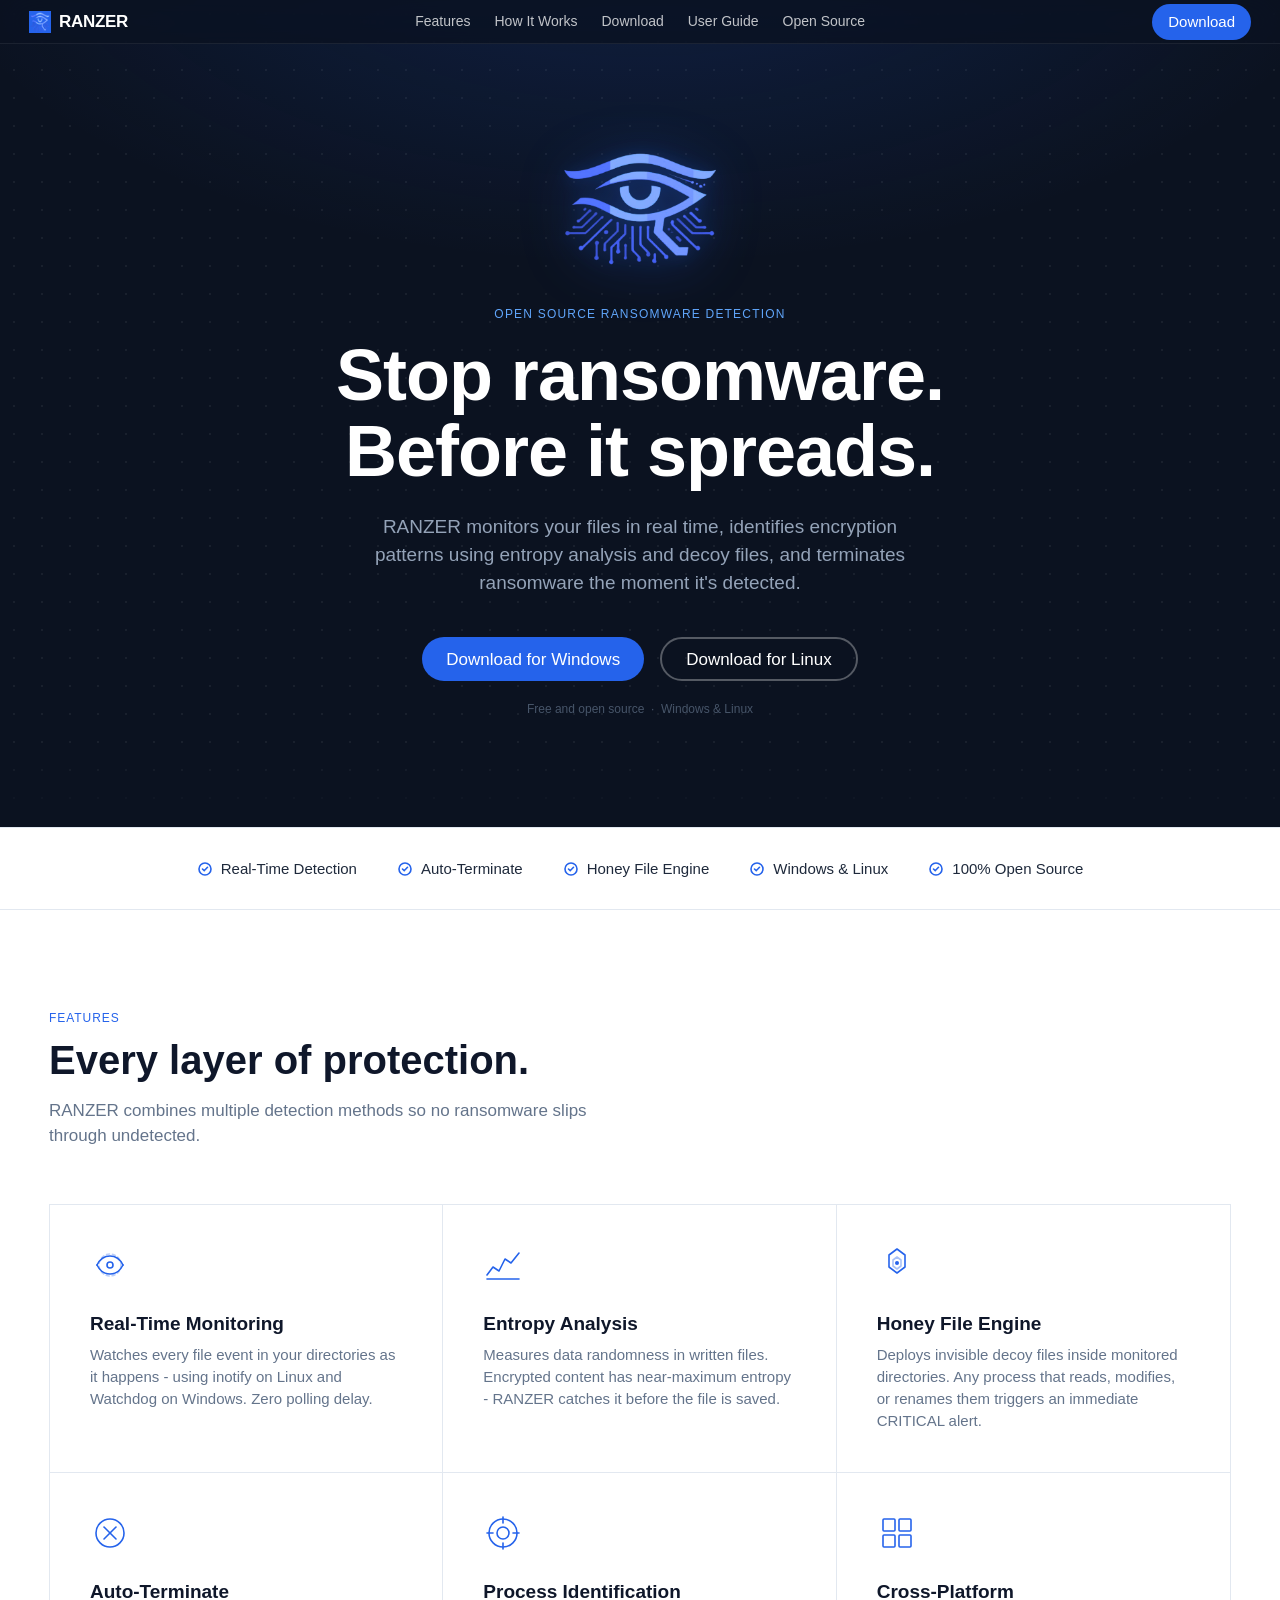
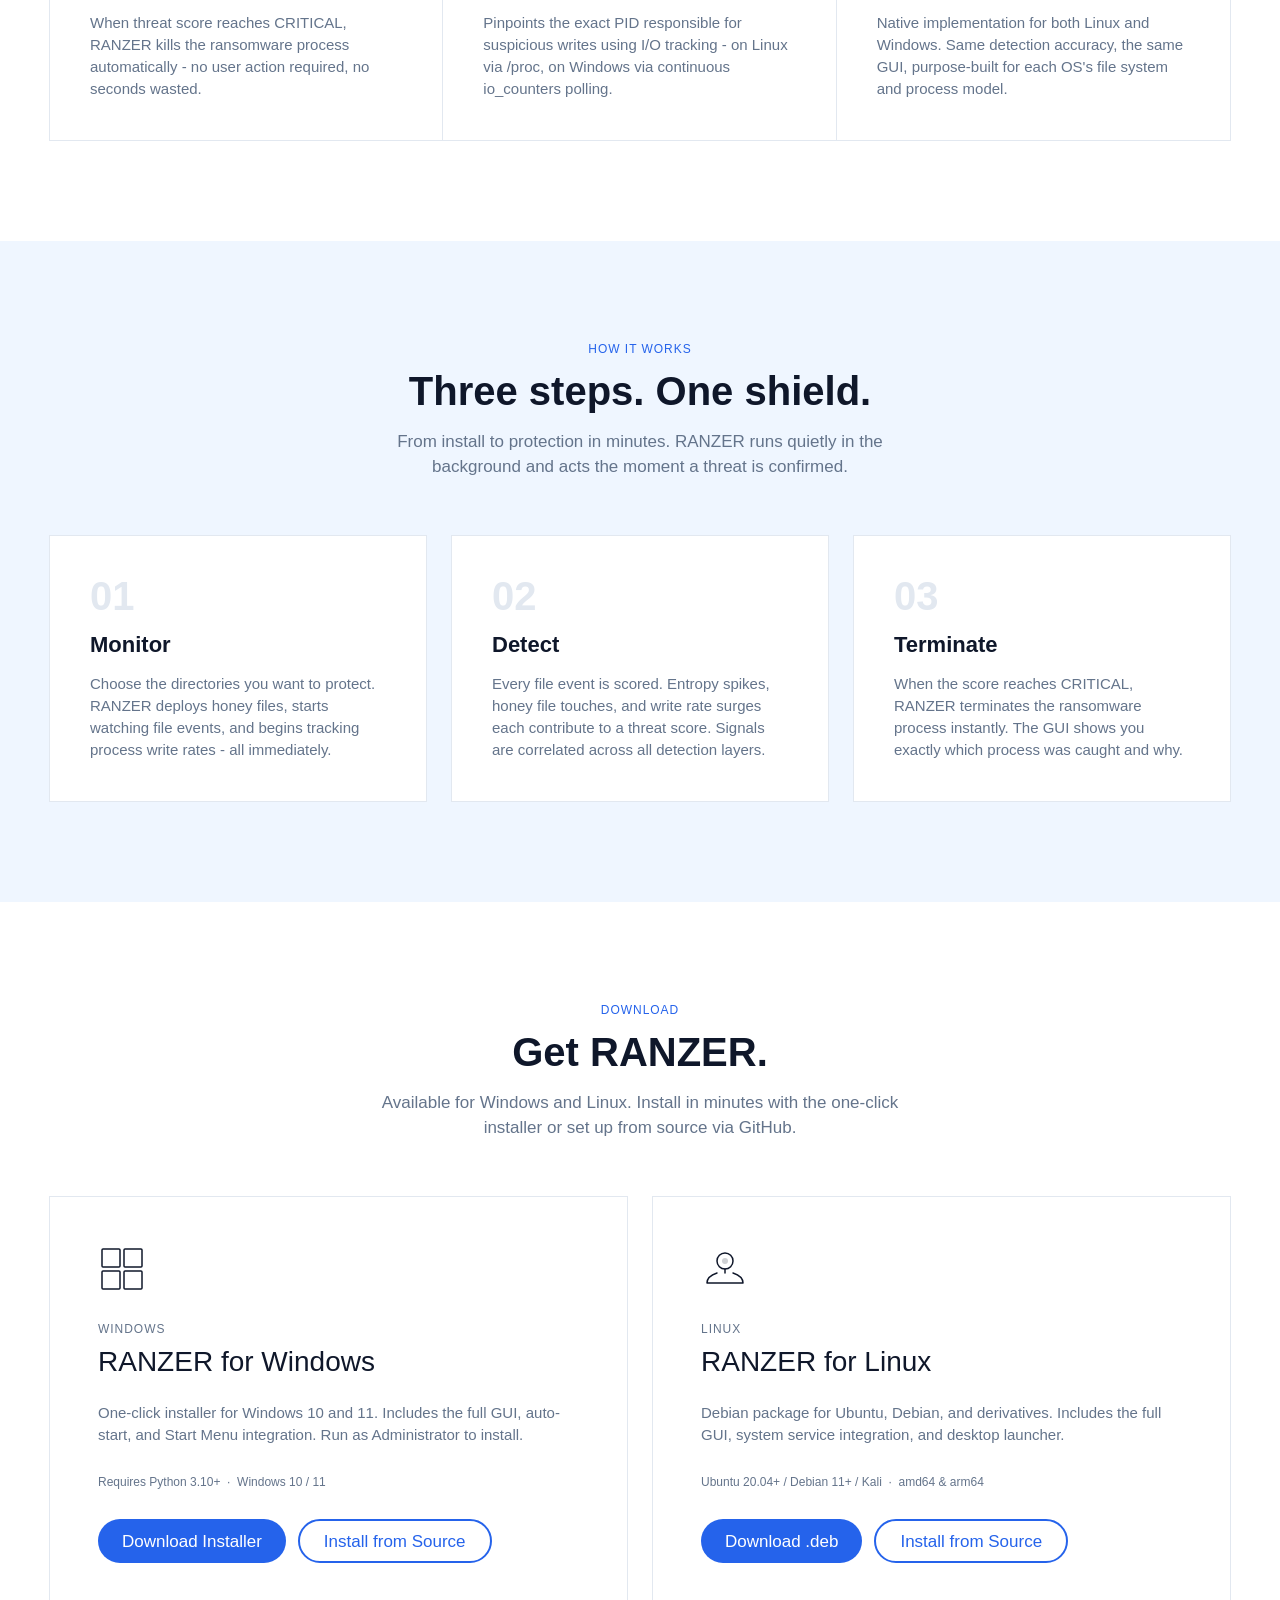
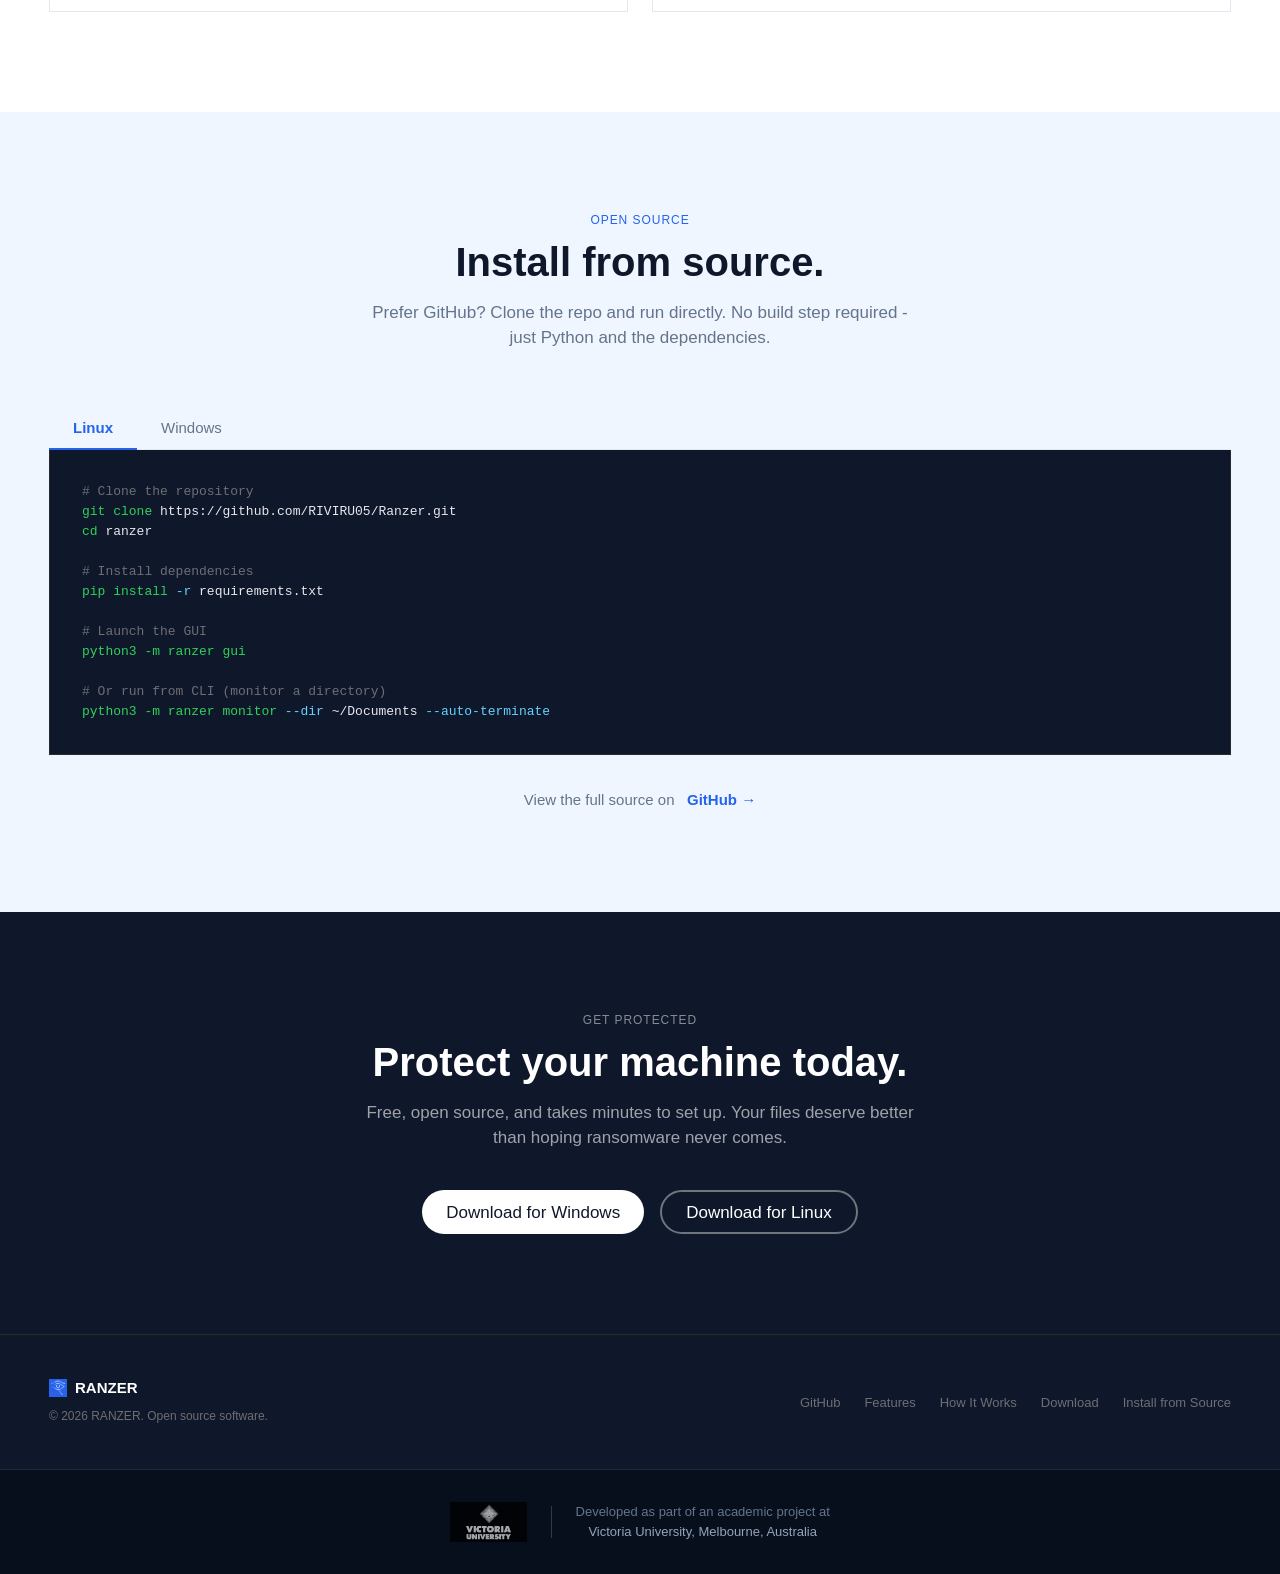
<file: index.html>
<!DOCTYPE html>
<html lang="en">
<head>
  <meta name="google-site-verification" content="Gq1VRNnOgY95xcfSEc-oV9dSzdgN2z8JV6IFKpFn20I" />
  <meta charset="UTF-8" />
  <meta name="description" content="RANZER — Real-time ransomware detection and endpoint protection system for Linux and Windows. Free and open source.">
  <meta name="keywords" content="ransomware detection, endpoint protection, cybersecurity, open source, Linux, Windows">
  <meta name="robots" content="index, follow">
  <!-- Open Graph for social sharing -->
  <meta property="og:title" content="RANZER — Ransomware Analyzer & Endpoint Protection">
  <meta property="og:description" content="Real-time signature-free ransomware detection using entropy analysis, honey files, and process behavior tracking.">
  <meta property="og:url" content="https://ranzer.digital">
  <meta property="og:type" content="website">
  <meta name="google-site-verification" content="Gq1VRNnOgY95xcfSEc-oV9dSzdgN2z8JV6IFKpFn20I" />
  <meta name="viewport" content="width=device-width, initial-scale=1.0" />
  <title>RANZER - Stop Ransomware Before It Spreads</title>
  <meta name="description" content="RANZER is an open-source ransomware detection tool for Linux and Windows. Real-time monitoring, entropy analysis, honey files, and auto-termination." />
  <link rel="stylesheet" href="style.css" />
</head>
<body>

<!-- ── Navigation ───────────────────────────────────────── -->
<nav class="nav" id="nav">
  <div class="nav-inner">
    <a href="#" class="nav-logo">
      <img src="assets/logo_30_blue.png" alt="RANZER" class="nav-logo-img" />
      RANZER
    </a>

    <ul class="nav-links">
      <li><a href="#features">Features</a></li>
      <li><a href="#how">How It Works</a></li>
      <li><a href="download.html">Download</a></li>
      <li><a href="how-to-use.html">User Guide</a></li>
      <li><a href="open-source.html">Open Source</a></li>
    </ul>

    <div class="nav-actions">
      <a href="#download" class="btn btn-primary btn-sm">Download</a>
    </div>

    <button class="nav-hamburger" id="hamburger" aria-label="Open menu">
      <svg viewBox="0 0 20 20" fill="none" stroke="currentColor" stroke-width="1.8" stroke-linecap="round">
        <line x1="3" y1="6"  x2="17" y2="6"  id="hb-top"/>
        <line x1="3" y1="10" x2="17" y2="10" id="hb-mid"/>
        <line x1="3" y1="14" x2="17" y2="14" id="hb-bot"/>
      </svg>
    </button>
  </div>
</nav>

<!-- Mobile drawer -->
<div class="nav-drawer" id="drawer">
  <a href="#features"        class="drawer-link">Features</a>
  <a href="#how"             class="drawer-link">How It Works</a>
  <a href="download.html"    class="drawer-link">Download</a>
  <a href="how-to-use.html"  class="drawer-link">User Guide</a>
  <a href="open-source.html" class="drawer-link">Open Source</a>
  <a href="#download" class="btn btn-primary drawer-cta">Download RANZER</a>
</div>


<!-- ── Hero ─────────────────────────────────────────────── -->
<section class="hero">
  <div class="container">
    <img src="assets/logo.png" alt="RANZER" class="hero-logo fade-in" />
    <p class="hero-eyebrow fade-in">Open Source Ransomware Detection</p>
    <h1 class="hero-title fade-in">Stop ransomware.<br>Before it spreads.</h1>
    <p class="hero-sub fade-in">
      RANZER monitors your files in real time, identifies encryption patterns using
      entropy analysis and decoy files, and terminates ransomware the moment it's detected.
    </p>
    <div class="hero-actions fade-in">
      <a href="install-windows.html" class="btn btn-primary">Download for Windows</a>
      <a href="install-linux.html" class="btn btn-secondary">Download for Linux</a>
    </div>
    <p class="hero-note fade-in">Free and open source &nbsp;·&nbsp; Windows &amp; Linux</p>
  </div>
</section>


<!-- ── Trust bar ─────────────────────────────────────────── -->
<div class="trust fade-in">
  <div class="trust-inner">
    <div class="trust-item">
      <svg width="16" height="16" viewBox="0 0 16 16" fill="none" stroke="currentColor" stroke-width="1.6" stroke-linecap="round"><circle cx="8" cy="8" r="6"/><polyline points="5.5 8 7.2 9.7 10.5 6.3"/></svg>
      Real-Time Detection
    </div>
    <div class="trust-item">
      <svg width="16" height="16" viewBox="0 0 16 16" fill="none" stroke="currentColor" stroke-width="1.6" stroke-linecap="round"><circle cx="8" cy="8" r="6"/><polyline points="5.5 8 7.2 9.7 10.5 6.3"/></svg>
      Auto-Terminate
    </div>
    <div class="trust-item">
      <svg width="16" height="16" viewBox="0 0 16 16" fill="none" stroke="currentColor" stroke-width="1.6" stroke-linecap="round"><circle cx="8" cy="8" r="6"/><polyline points="5.5 8 7.2 9.7 10.5 6.3"/></svg>
      Honey File Engine
    </div>
    <div class="trust-item">
      <svg width="16" height="16" viewBox="0 0 16 16" fill="none" stroke="currentColor" stroke-width="1.6" stroke-linecap="round"><circle cx="8" cy="8" r="6"/><polyline points="5.5 8 7.2 9.7 10.5 6.3"/></svg>
      Windows &amp; Linux
    </div>
    <div class="trust-item">
      <svg width="16" height="16" viewBox="0 0 16 16" fill="none" stroke="currentColor" stroke-width="1.6" stroke-linecap="round"><circle cx="8" cy="8" r="6"/><polyline points="5.5 8 7.2 9.7 10.5 6.3"/></svg>
      100% Open Source
    </div>
  </div>
</div>


<!-- ── Features ──────────────────────────────────────────── -->
<section class="features" id="features">
  <div class="container">
    <div class="section-header fade-in">
      <p class="section-label">Features</p>
      <h2 class="section-heading">Every layer of protection.</h2>
      <p class="section-sub">RANZER combines multiple detection methods so no ransomware slips through undetected.</p>
    </div>

    <div class="features-grid">

      <!-- Real-Time Monitoring -->
      <div class="feature-card fade-in">
        <svg class="feature-icon" viewBox="0 0 40 40" fill="none" stroke="currentColor" stroke-width="1.6" stroke-linecap="round" stroke-linejoin="round">
          <circle cx="20" cy="20" r="3"/>
          <path d="M7 20c3-6 7-9 13-9s10 3 13 9"/>
          <path d="M7 20c3 6 7 9 13 9s10-3 13-9"/>
          <circle cx="20" cy="20" r="11" stroke-dasharray="3 3" opacity="0.3"/>
        </svg>
        <h3 class="feature-title">Real-Time Monitoring</h3>
        <p class="feature-desc">Watches every file event in your directories as it happens - using inotify on Linux and Watchdog on Windows. Zero polling delay.</p>
      </div>

      <!-- Entropy Analysis -->
      <div class="feature-card fade-in">
        <svg class="feature-icon" viewBox="0 0 40 40" fill="none" stroke="currentColor" stroke-width="1.6" stroke-linecap="round" stroke-linejoin="round">
          <polyline points="4 30 10 22 16 26 22 14 28 18 36 8"/>
          <line x1="4" y1="34" x2="36" y2="34"/>
        </svg>
        <h3 class="feature-title">Entropy Analysis</h3>
        <p class="feature-desc">Measures data randomness in written files. Encrypted content has near-maximum entropy - RANZER catches it before the file is saved.</p>
      </div>

      <!-- Honey File Engine -->
      <div class="feature-card fade-in">
        <svg class="feature-icon" viewBox="0 0 40 40" fill="none" stroke="currentColor" stroke-width="1.6" stroke-linecap="round" stroke-linejoin="round">
          <polygon points="20 4 28 10 28 22 20 28 12 22 12 10"/>
          <polygon points="20 12 24 15 24 21 20 24 16 21 16 15" opacity="0.4"/>
          <circle cx="20" cy="18" r="2" fill="currentColor" stroke="none"/>
        </svg>
        <h3 class="feature-title">Honey File Engine</h3>
        <p class="feature-desc">Deploys invisible decoy files inside monitored directories. Any process that reads, modifies, or renames them triggers an immediate CRITICAL alert.</p>
      </div>

      <!-- Auto-Terminate -->
      <div class="feature-card fade-in">
        <svg class="feature-icon" viewBox="0 0 40 40" fill="none" stroke="currentColor" stroke-width="1.6" stroke-linecap="round" stroke-linejoin="round">
          <circle cx="20" cy="20" r="14"/>
          <line x1="14" y1="14" x2="26" y2="26"/>
          <line x1="26" y1="14" x2="14" y2="26"/>
        </svg>
        <h3 class="feature-title">Auto-Terminate</h3>
        <p class="feature-desc">When threat score reaches CRITICAL, RANZER kills the ransomware process automatically - no user action required, no seconds wasted.</p>
      </div>

      <!-- Process Identification -->
      <div class="feature-card fade-in">
        <svg class="feature-icon" viewBox="0 0 40 40" fill="none" stroke="currentColor" stroke-width="1.6" stroke-linecap="round" stroke-linejoin="round">
          <circle cx="20" cy="20" r="14"/>
          <circle cx="20" cy="20" r="6"/>
          <line x1="20" y1="4"  x2="20" y2="10"/>
          <line x1="20" y1="30" x2="20" y2="36"/>
          <line x1="4"  y1="20" x2="10" y2="20"/>
          <line x1="30" y1="20" x2="36" y2="20"/>
        </svg>
        <h3 class="feature-title">Process Identification</h3>
        <p class="feature-desc">Pinpoints the exact PID responsible for suspicious writes using I/O tracking - on Linux via /proc, on Windows via continuous io_counters polling.</p>
      </div>

      <!-- Cross-Platform -->
      <div class="feature-card fade-in">
        <svg class="feature-icon" viewBox="0 0 40 40" fill="none" stroke="currentColor" stroke-width="1.6" stroke-linecap="round" stroke-linejoin="round">
          <rect x="6"  y="6"  width="12" height="12" rx="1"/>
          <rect x="22" y="6"  width="12" height="12" rx="1"/>
          <rect x="6"  y="22" width="12" height="12" rx="1"/>
          <rect x="22" y="22" width="12" height="12" rx="1"/>
        </svg>
        <h3 class="feature-title">Cross-Platform</h3>
        <p class="feature-desc">Native implementation for both Linux and Windows. Same detection accuracy, the same GUI, purpose-built for each OS's file system and process model.</p>
      </div>

    </div>
  </div>
</section>


<!-- ── How It Works ──────────────────────────────────────── -->
<section class="how" id="how">
  <div class="container">
    <div class="section-header fade-in" style="text-align:center;">
      <p class="section-label">How It Works</p>
      <h2 class="section-heading">Three steps. One shield.</h2>
      <p class="section-sub" style="margin:0 auto;">From install to protection in minutes. RANZER runs quietly in the background and acts the moment a threat is confirmed.</p>
    </div>

    <div class="steps">
      <div class="step fade-in">
        <span class="step-number">01</span>
        <h3 class="step-title">Monitor</h3>
        <p class="step-desc">Choose the directories you want to protect. RANZER deploys honey files, starts watching file events, and begins tracking process write rates - all immediately.</p>
      </div>
      <div class="step fade-in">
        <span class="step-number">02</span>
        <h3 class="step-title">Detect</h3>
        <p class="step-desc">Every file event is scored. Entropy spikes, honey file touches, and write rate surges each contribute to a threat score. Signals are correlated across all detection layers.</p>
      </div>
      <div class="step fade-in">
        <span class="step-number">03</span>
        <h3 class="step-title">Terminate</h3>
        <p class="step-desc">When the score reaches CRITICAL, RANZER terminates the ransomware process instantly. The GUI shows you exactly which process was caught and why.</p>
      </div>
    </div>
  </div>
</section>


<!-- ── Download ───────────────────────────────────────────── -->
<section class="download" id="download">
  <div class="container">
    <div class="section-header fade-in" style="text-align:center;">
      <p class="section-label">Download</p>
      <h2 class="section-heading">Get RANZER.</h2>
      <p class="section-sub" style="margin:0 auto;">Available for Windows and Linux. Install in minutes with the one-click installer or set up from source via GitHub.</p>
    </div>

    <div class="download-grid">

      <!-- Windows -->
      <div class="download-card fade-in">
        <svg class="download-card-icon" viewBox="0 0 48 48" fill="none" stroke="currentColor" stroke-width="1.5" stroke-linecap="round" stroke-linejoin="round">
          <rect x="4"  y="4"  width="18" height="18" rx="1"/>
          <rect x="26" y="4"  width="18" height="18" rx="1"/>
          <rect x="4"  y="26" width="18" height="18" rx="1"/>
          <rect x="26" y="26" width="18" height="18" rx="1"/>
        </svg>
        <div>
          <p class="download-card-os">Windows</p>
          <h3 class="download-card-title">RANZER for Windows</h3>
        </div>
        <p class="download-card-desc">
          One-click installer for Windows 10 and 11. Includes the full GUI, auto-start, and Start Menu integration. Run as Administrator to install.
        </p>
        <p class="download-card-meta">Requires Python 3.10+ &nbsp;·&nbsp; Windows 10 / 11</p>
        <div class="download-card-actions">
          <a href="install-windows.html" class="btn btn-primary">Download Installer</a>
          <a href="#github" class="btn btn-secondary">Install from Source</a>
        </div>
      </div>

      <!-- Linux -->
      <div class="download-card fade-in">
        <svg class="download-card-icon" viewBox="0 0 48 48" fill="none" stroke="currentColor" stroke-width="1.5" stroke-linecap="round" stroke-linejoin="round">
          <circle cx="24" cy="16" r="8"/>
          <path d="M16 28c-6 2-10 6-10 10h36c0-4-4-8-10-10"/>
          <line x1="24" y1="24" x2="24" y2="28"/>
          <circle cx="24" cy="16" r="3" fill="currentColor" stroke="none" opacity="0.2"/>
        </svg>
        <div>
          <p class="download-card-os">Linux</p>
          <h3 class="download-card-title">RANZER for Linux</h3>
        </div>
        <p class="download-card-desc">
          Debian package for Ubuntu, Debian, and derivatives. Includes the full GUI, system service integration, and desktop launcher.
        </p>
        <p class="download-card-meta">Ubuntu 20.04+ / Debian 11+ / Kali &nbsp;·&nbsp; amd64 &amp; arm64</p>
        <div class="download-card-actions">
          <a href="install-linux.html" class="btn btn-primary">Download .deb</a>
          <a href="#github" class="btn btn-secondary">Install from Source</a>
        </div>
      </div>

    </div>
  </div>
</section>


<!-- ── GitHub Install ─────────────────────────────────────── -->
<section class="github" id="github">
  <div class="container">
    <div class="section-header fade-in" style="text-align:center;">
      <p class="section-label">Open Source</p>
      <h2 class="section-heading">Install from source.</h2>
      <p class="section-sub" style="margin:0 auto;">Prefer GitHub? Clone the repo and run directly. No build step required - just Python and the dependencies.</p>
    </div>

    <div class="install-tabs fade-in">
      <div class="tab-buttons">
        <button class="tab-btn active" data-tab="linux">Linux</button>
        <button class="tab-btn"        data-tab="windows">Windows</button>
      </div>

      <!-- Linux -->
      <div class="tab-panel active" id="tab-linux">
        <div class="code-block">
<pre><span class="comment"># Clone the repository</span>
<span class="cmd">git clone</span> https://github.com/RIVIRU05/Ranzer.git
<span class="cmd">cd</span> ranzer

<span class="comment"># Install dependencies</span>
<span class="cmd">pip install</span> <span class="flag">-r</span> requirements.txt

<span class="comment"># Launch the GUI</span>
<span class="cmd">python3 -m ranzer gui</span>

<span class="comment"># Or run from CLI (monitor a directory)</span>
<span class="cmd">python3 -m ranzer monitor</span> <span class="flag">--dir</span> ~/Documents <span class="flag">--auto-terminate</span></pre>
        </div>
      </div>

      <!-- Windows -->
      <div class="tab-panel" id="tab-windows">
        <div class="code-block">
<pre><span class="comment"># Clone the repository (PowerShell or Git Bash)</span>
<span class="cmd">git clone</span> https://github.com/RIVIRU05/Ranzer.git
<span class="cmd">cd</span> ranzer

<span class="comment"># Run the installer (as Administrator)</span>
<span class="comment"># Right-click install.bat → "Run as administrator"</span>
<span class="cmd">install.bat</span>

<span class="comment"># Or launch directly without installing</span>
<span class="cmd">pip install</span> <span class="flag">-r</span> requirements.txt
<span class="cmd">python -m ranzer gui</span></pre>
        </div>
      </div>
    </div>

    <p style="text-align:center; margin-top:32px; font-size:15px; color:var(--text-ter);">
      View the full source on &nbsp;
      <a href="https://github.com/RIVIRU05/Ranzer" style="color:#2563EB; font-weight:600;" target="_blank" rel="noopener">GitHub →</a>
    </p>
  </div>
</section>


<!-- ── CTA Banner ────────────────────────────────────────── -->
<section class="cta-banner fade-in">
  <div class="container">
    <p class="section-label">Get Protected</p>
    <h2 class="section-heading">Protect your machine today.</h2>
    <p class="section-sub">Free, open source, and takes minutes to set up. Your files deserve better than hoping ransomware never comes.</p>
    <div style="display:flex; gap:16px; justify-content:center; flex-wrap:wrap; margin-top:40px;">
      <a href="install-windows.html" class="btn btn-primary">Download for Windows</a>
      <a href="install-linux.html" class="btn btn-secondary">Download for Linux</a>
    </div>
  </div>
</section>


<!-- ── Footer ────────────────────────────────────────────── -->
<footer class="footer">
  <div class="container">
    <div class="footer-inner">
      <div>
        <div class="footer-logo">
          <img src="assets/logo_30_blue.png" alt="RANZER" class="footer-logo-img" />
          RANZER
        </div>
        <p class="footer-copy">© 2026 RANZER. Open source software.</p>
      </div>
      <nav class="footer-nav">
        <a href="https://github.com/RIVIRU05/Ranzer" target="_blank" rel="noopener">GitHub</a>
        <a href="#features">Features</a>
        <a href="#how">How It Works</a>
        <a href="#download">Download</a>
        <a href="#github">Install from Source</a>
      </nav>
    </div>
  </div>
</footer>

<!-- ── VU Attribution ─────────────────────────────────────── -->
<div class="attribution">
  <div class="attribution-inner">
    <img src="assets/vu_logo.png" alt="Victoria University Australia" class="attribution-logo" />
    <div class="attribution-divider"></div>
    <p class="attribution-text">
      Developed as part of an academic project at<br>
      <strong>Victoria University, Melbourne, Australia</strong>
    </p>
  </div>
</div>

<script src="script.js"></script>
</body>
</html>
</file>
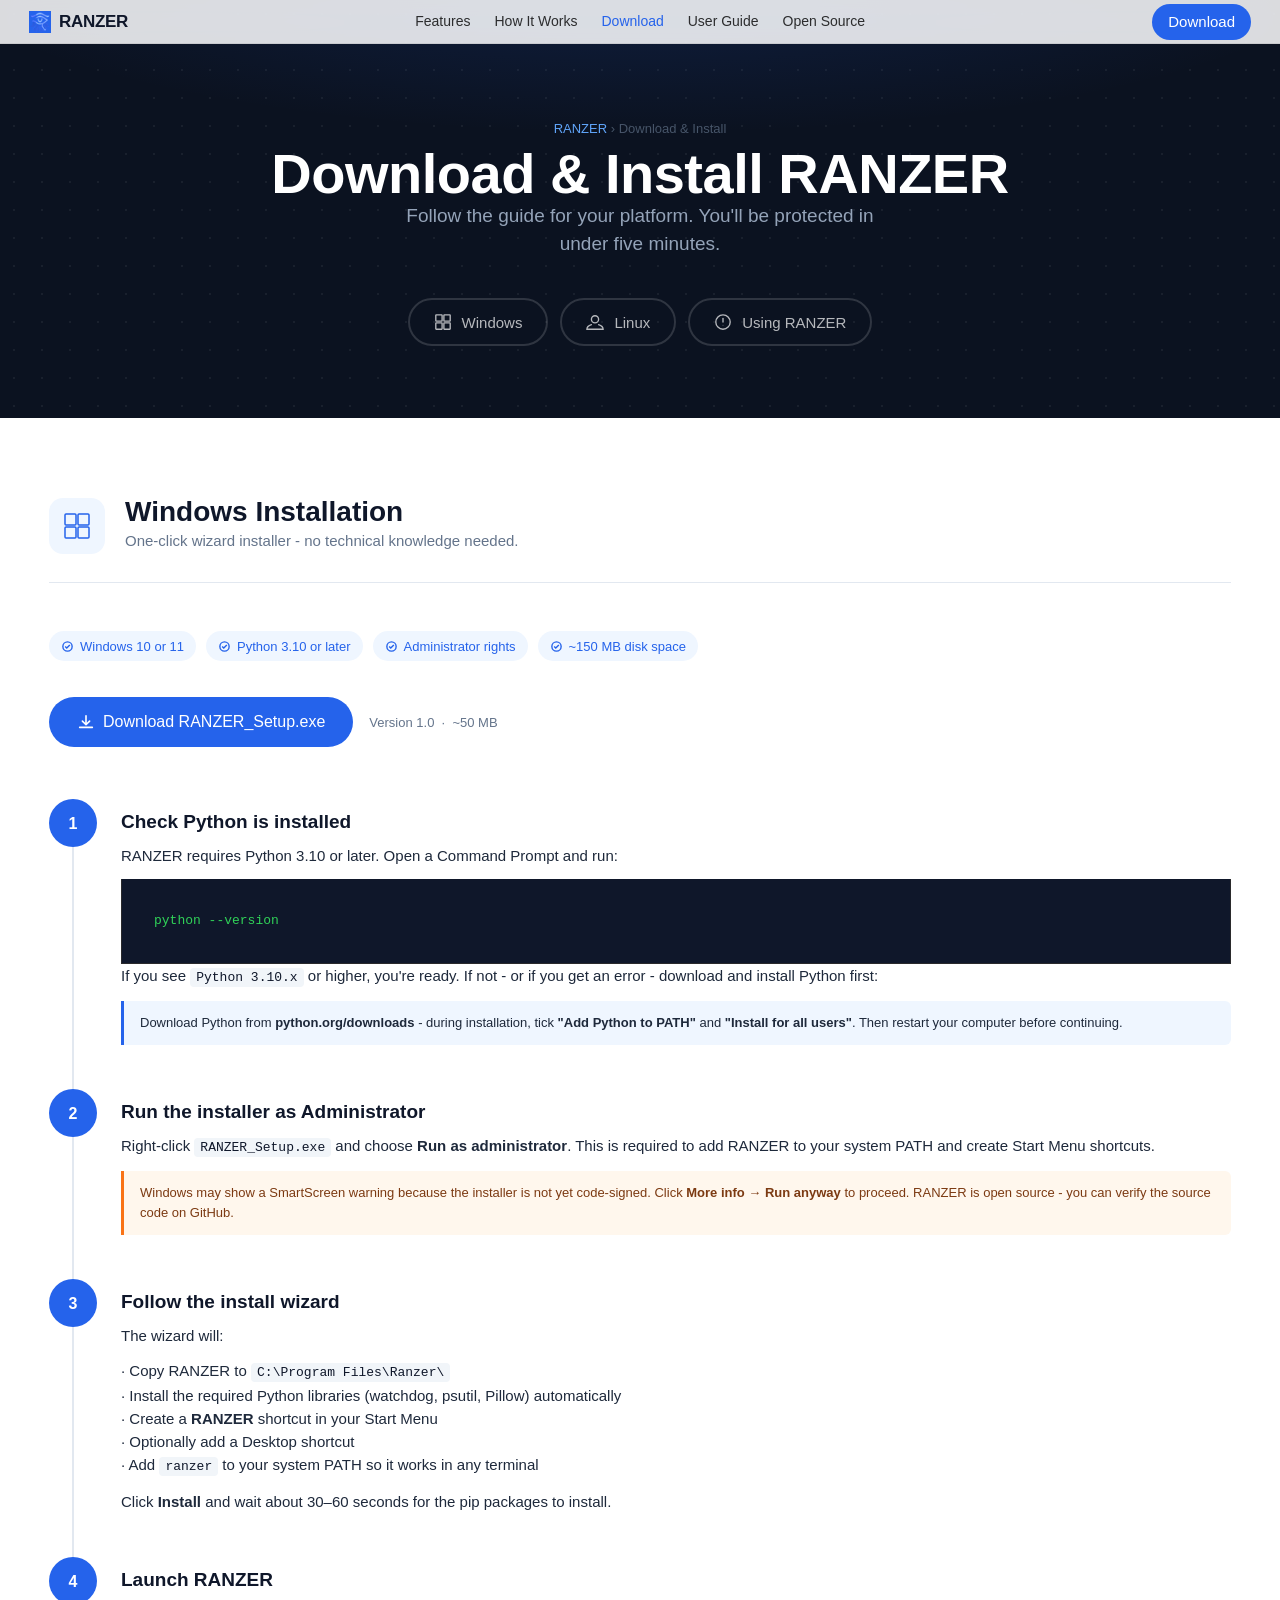
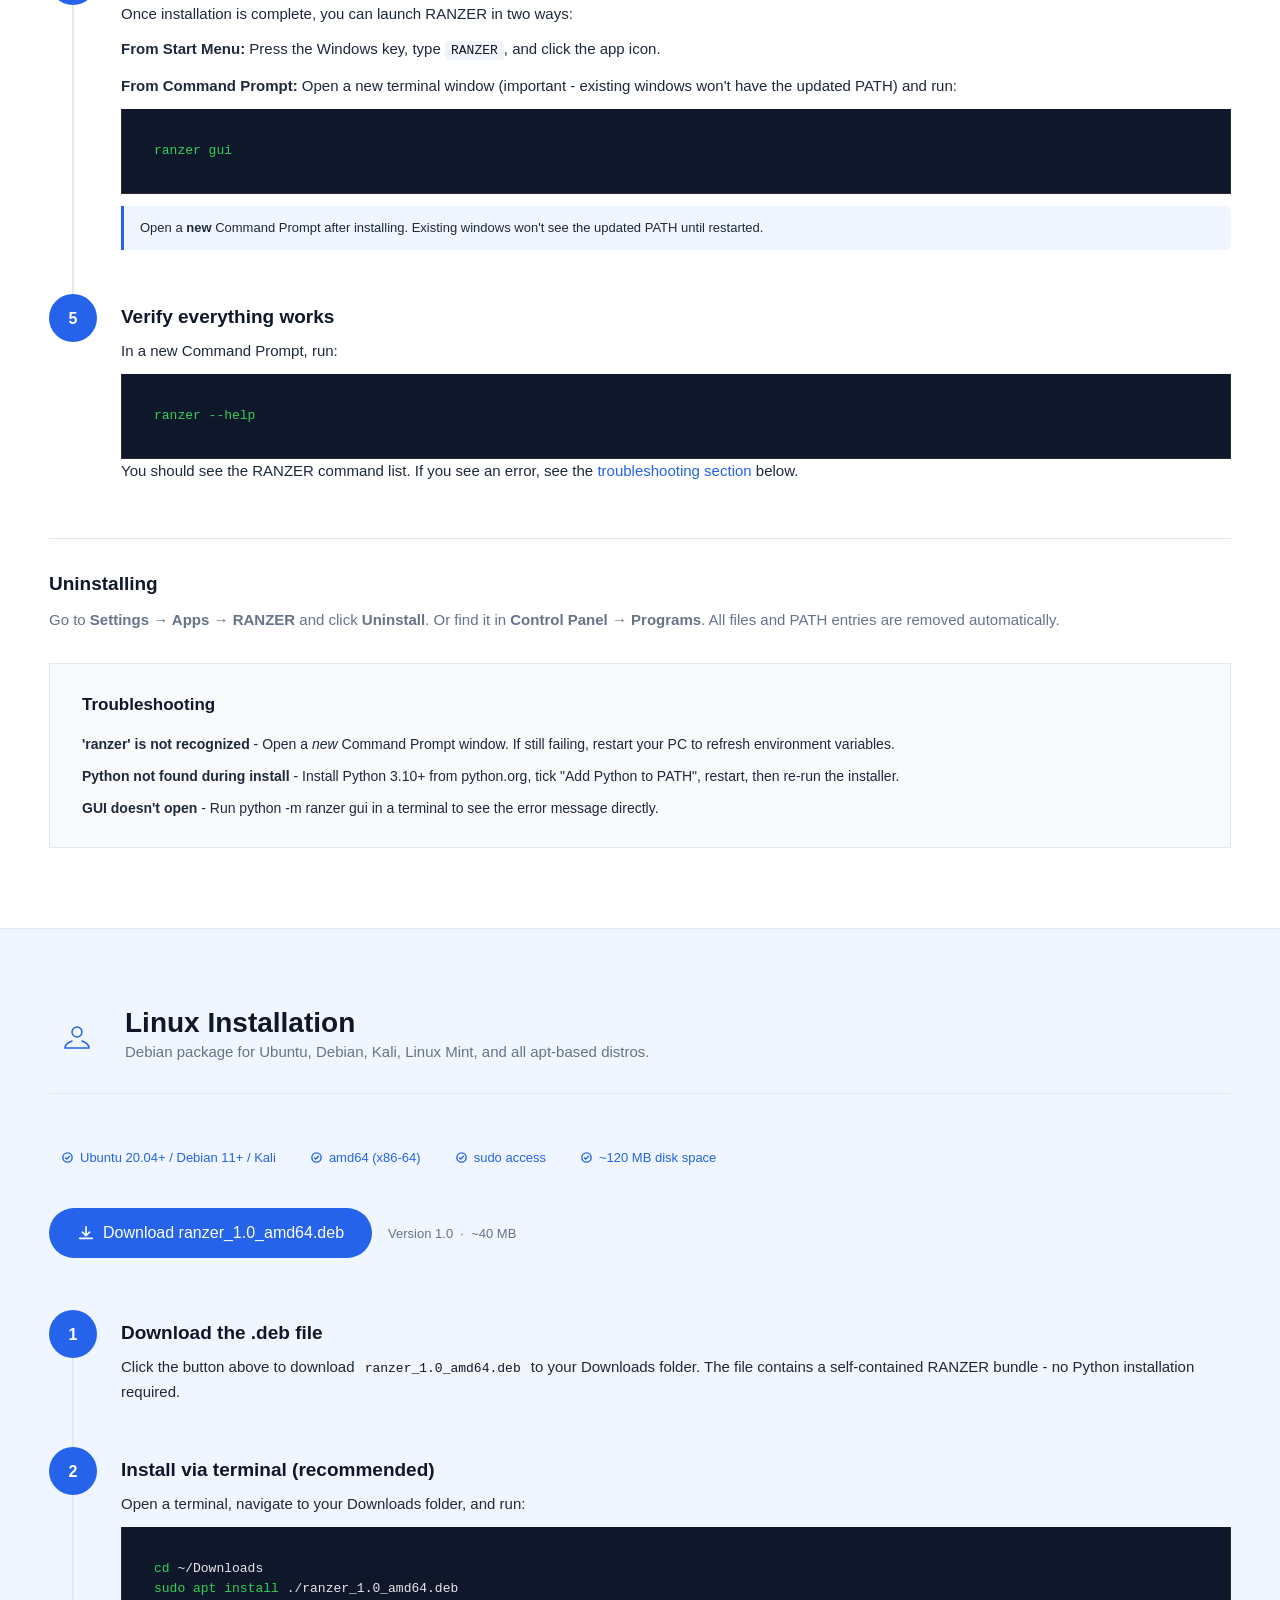
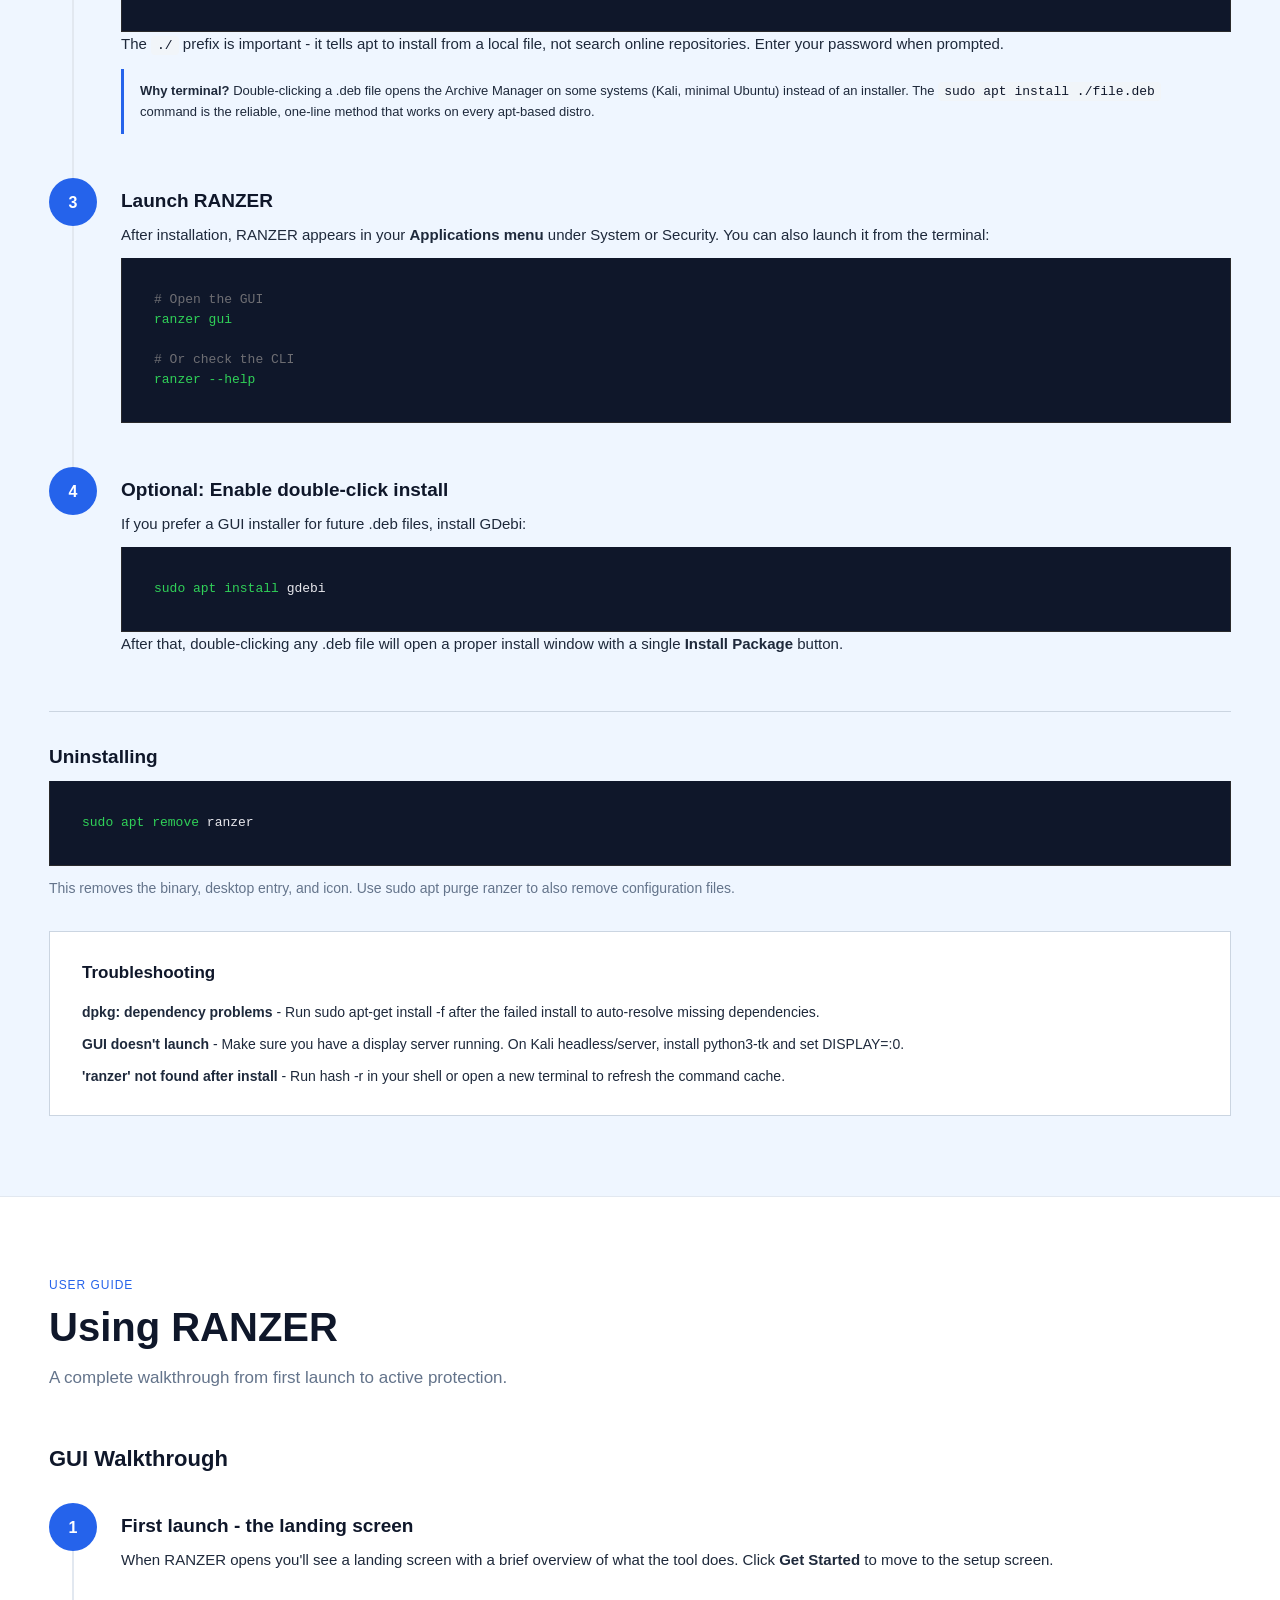
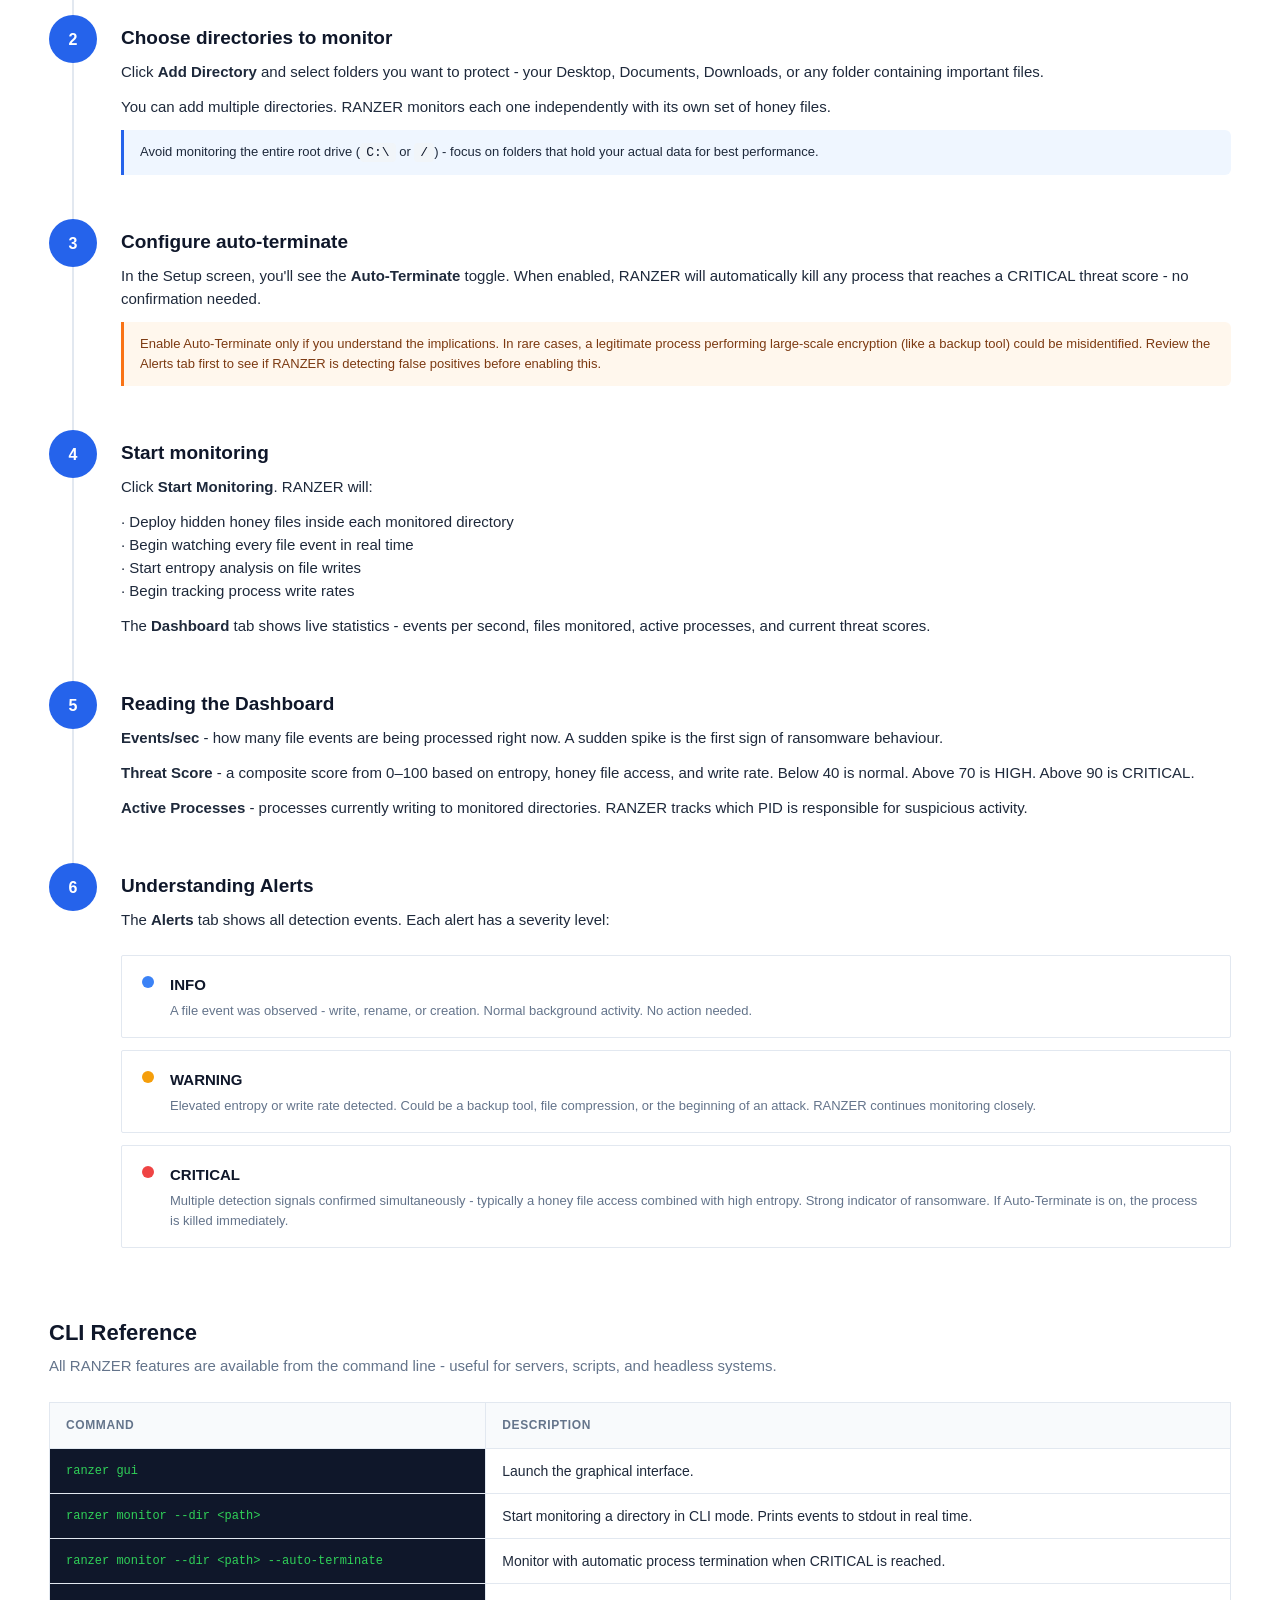
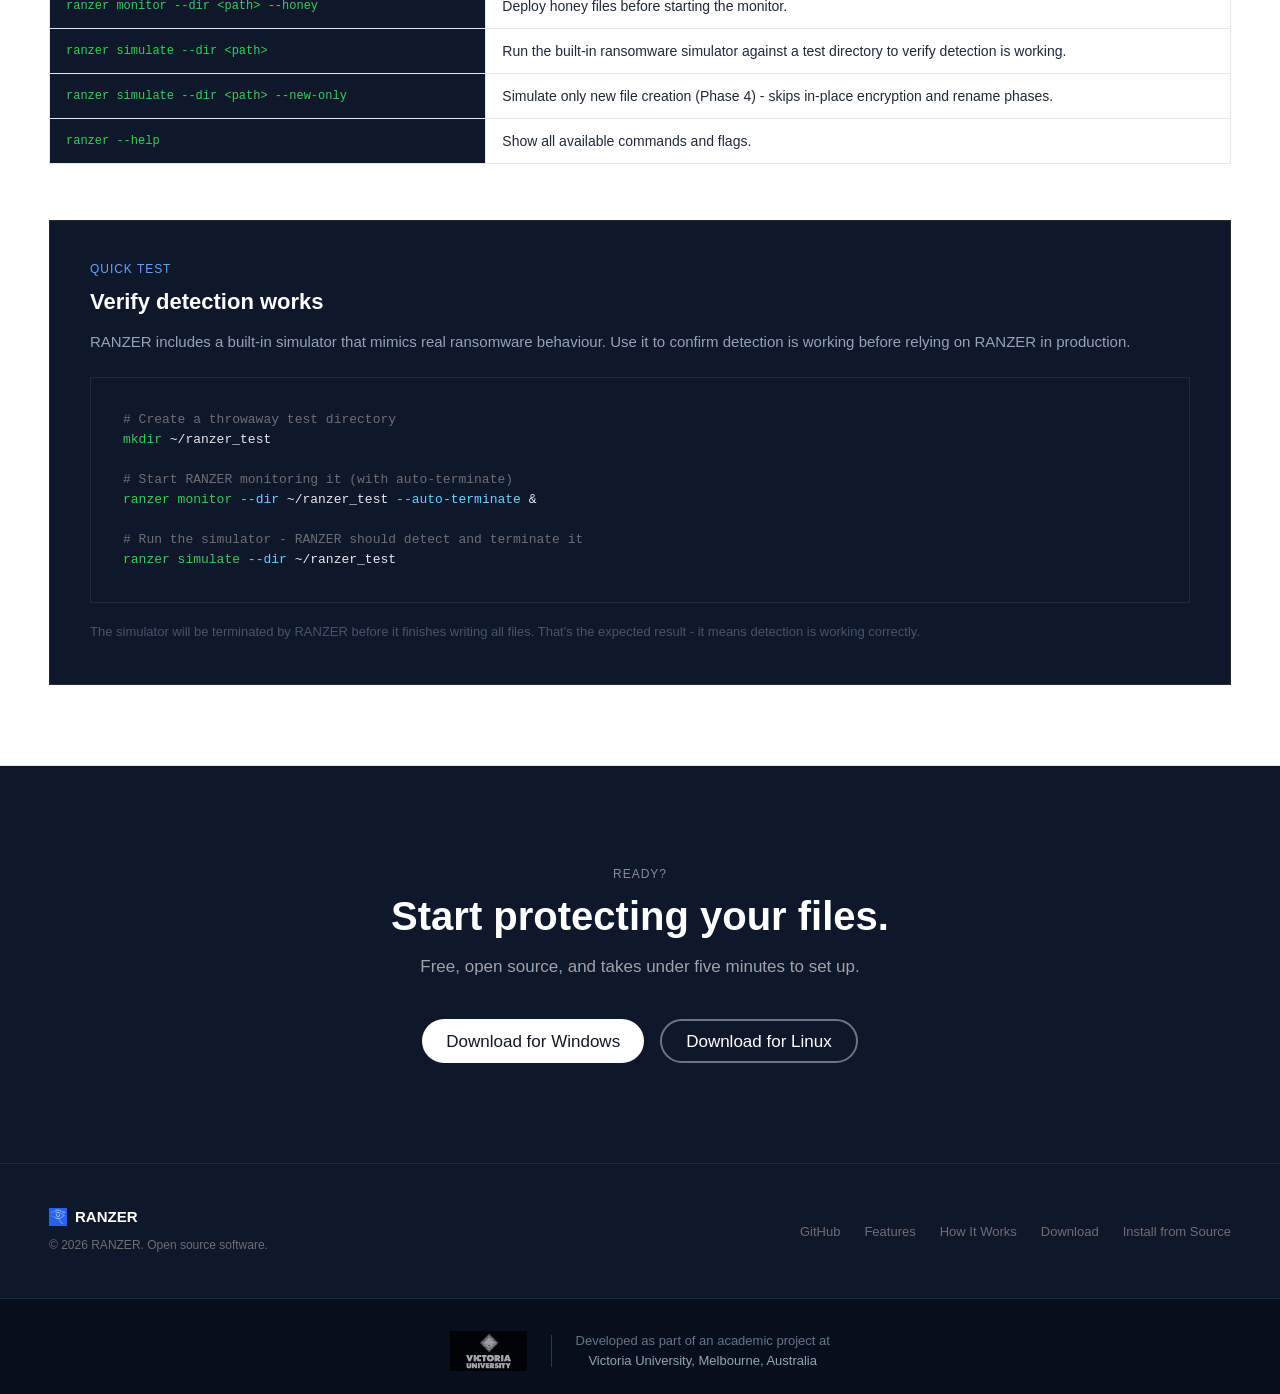
<file: download.html>
<!DOCTYPE html>
<html lang="en">
<head>
  <meta charset="UTF-8" />
  <meta name="viewport" content="width=device-width, initial-scale=1.0" />
  <title>Download & Install - RANZER</title>
  <meta name="description" content="Download RANZER for Windows or Linux. Full installation guide and usage walkthrough." />
  <link rel="stylesheet" href="style.css" />
  <style>
    /* ── Download page extras ─────────────────────────────────── */
    .dl-hero {
      padding-top: calc(44px + 72px);
      padding-bottom: 72px;
      background-color: #0B1220;
      background-image:
        radial-gradient(ellipse 80% 60% at 50% -10%, rgba(37,99,235,0.18) 0%, transparent 70%),
        radial-gradient(circle, rgba(255,255,255,0.06) 1px, transparent 1px);
      background-size: 100% 100%, 28px 28px;
      text-align: center;
    }
    .dl-hero .breadcrumb {
      font-size: 13px;
      color: #475569;
      margin-bottom: 20px;
    }
    .dl-hero .breadcrumb a { color: #60A5FA; }
    .dl-hero .breadcrumb a:hover { text-decoration: underline; }
    .dl-hero-title {
      font-family: var(--font-display);
      font-size: clamp(32px, 5vw, 56px);
      font-weight: 600;
      color: #fff;
      letter-spacing: -0.5px;
      margin-bottom: 16px;
    }
    .dl-hero-sub {
      font-size: 19px;
      color: #94A3B8;
      max-width: 520px;
      margin: 0 auto 40px;
      line-height: 28px;
    }
    .platform-tabs {
      display: flex;
      gap: 12px;
      justify-content: center;
      flex-wrap: wrap;
    }
    .platform-tab {
      display: flex;
      align-items: center;
      gap: 10px;
      height: 48px;
      padding: 0 24px;
      border-radius: 50px;
      font-size: 15px;
      font-weight: 500;
      border: 2px solid rgba(255,255,255,0.15);
      color: rgba(255,255,255,0.7);
      cursor: pointer;
      transition: all 0.2s;
      text-decoration: none;
    }
    .platform-tab:hover {
      border-color: rgba(255,255,255,0.35);
      color: #fff;
    }
    .platform-tab.active {
      background: var(--primary);
      border-color: var(--primary);
      color: #fff;
    }
    .platform-tab svg { width: 18px; height: 18px; }

    /* ── Section divider ──────────────────────────────────────── */
    .guide-section {
      padding: 80px 0;
      border-bottom: 1px solid var(--surface);
    }
    .guide-section:last-of-type { border-bottom: none; }
    .guide-section.alt { background: #EFF6FF; }

    /* ── Platform header ─────────────────────────────────────── */
    .platform-header {
      display: flex;
      align-items: center;
      gap: 20px;
      margin-bottom: 48px;
      padding-bottom: 28px;
      border-bottom: 1px solid var(--surface);
    }
    .platform-icon-wrap {
      width: 56px;
      height: 56px;
      border-radius: 14px;
      background: #EFF6FF;
      display: flex;
      align-items: center;
      justify-content: center;
      flex-shrink: 0;
      color: var(--primary);
    }
    .platform-icon-wrap svg { width: 28px; height: 28px; }
    .platform-header-text h2 {
      font-family: var(--font-display);
      font-size: 28px;
      font-weight: 600;
      color: var(--text-dom);
      margin-bottom: 4px;
    }
    .platform-header-text p {
      font-size: 15px;
      color: var(--text-ter);
    }

    /* ── Requirements pill list ──────────────────────────────── */
    .req-list {
      display: flex;
      gap: 10px;
      flex-wrap: wrap;
      margin-bottom: 36px;
    }
    .req-pill {
      display: inline-flex;
      align-items: center;
      gap: 6px;
      height: 30px;
      padding: 0 12px;
      border-radius: 50px;
      background: #EFF6FF;
      font-size: 13px;
      color: var(--primary);
      font-weight: 500;
    }
    .req-pill svg { width: 13px; height: 13px; }

    /* ── Download button row ─────────────────────────────────── */
    .download-row {
      display: flex;
      align-items: center;
      gap: 16px;
      margin-bottom: 52px;
      flex-wrap: wrap;
    }
    .download-row .btn-primary { font-size: 16px; height: 50px; padding: 0 28px; }
    .download-row .version-note { font-size: 13px; color: var(--text-ter); }

    /* ── Step list ───────────────────────────────────────────── */
    .steps-list { display: flex; flex-direction: column; gap: 0; }
    .guide-step {
      display: grid;
      grid-template-columns: 48px 1fr;
      gap: 0 24px;
      position: relative;
    }
    .guide-step:not(:last-child) .step-line {
      position: absolute;
      left: 23px;
      top: 48px;
      bottom: -1px;
      width: 2px;
      background: var(--surface);
    }
    .step-num {
      width: 48px;
      height: 48px;
      border-radius: 50%;
      background: var(--primary);
      color: #fff;
      font-family: var(--font-display);
      font-size: 16px;
      font-weight: 600;
      display: flex;
      align-items: center;
      justify-content: center;
      flex-shrink: 0;
      position: relative;
      z-index: 1;
    }
    .step-body {
      padding-bottom: 44px;
    }
    .guide-step:last-child .step-body { padding-bottom: 0; }
    .step-body h3 {
      font-family: var(--font-display);
      font-size: 19px;
      font-weight: 600;
      color: var(--text-dom);
      margin-top: 10px;
      margin-bottom: 10px;
    }
    .step-body p {
      font-size: 15px;
      line-height: 23px;
      color: var(--text-sec);
      margin-bottom: 12px;
    }
    .step-body p:last-child { margin-bottom: 0; }
    .step-body .note {
      background: #EFF6FF;
      border-left: 3px solid var(--primary);
      padding: 12px 16px;
      border-radius: 0 6px 6px 0;
      font-size: 13px;
      color: var(--text-sec);
      line-height: 20px;
      margin-top: 12px;
    }
    .step-body .warn {
      background: #FFF7ED;
      border-left: 3px solid #F97316;
      padding: 12px 16px;
      border-radius: 0 6px 6px 0;
      font-size: 13px;
      color: #7C3A12;
      line-height: 20px;
      margin-top: 12px;
    }
    .step-body .code-block { margin-top: 12px; }
    .step-body .code-block pre { font-size: 13px; }
    .step-body .inline-code {
      font-family: "SF Mono", "Fira Code", Menlo, monospace;
      font-size: 13px;
      background: #F1F5F9;
      padding: 2px 6px;
      border-radius: 4px;
      color: var(--text-dom);
    }

    /* ── Usage section ───────────────────────────────────────── */
    .usage-grid {
      display: grid;
      grid-template-columns: repeat(2, 1fr);
      gap: 24px;
      margin-top: 48px;
    }
    .usage-card {
      padding: 32px;
      border: 1px solid var(--surface);
      border-radius: 2px;
    }
    .usage-card h3 {
      font-family: var(--font-display);
      font-size: 19px;
      font-weight: 600;
      color: var(--text-dom);
      margin-bottom: 16px;
      display: flex;
      align-items: center;
      gap: 10px;
    }
    .usage-card h3 svg { width: 20px; height: 20px; color: var(--primary); }
    .usage-card p {
      font-size: 15px;
      line-height: 23px;
      color: var(--text-ter);
      margin-bottom: 16px;
    }

    /* ── CLI reference table ─────────────────────────────────── */
    .cli-table {
      width: 100%;
      border-collapse: collapse;
      margin-top: 24px;
      font-size: 14px;
    }
    .cli-table th {
      text-align: left;
      padding: 10px 16px;
      background: #F8FAFC;
      border: 1px solid var(--surface);
      font-size: 12px;
      font-weight: 600;
      text-transform: uppercase;
      letter-spacing: 0.05em;
      color: var(--text-ter);
    }
    .cli-table td {
      padding: 12px 16px;
      border: 1px solid var(--surface);
      color: var(--text-sec);
      vertical-align: top;
      line-height: 20px;
    }
    .cli-table td:first-child {
      font-family: "SF Mono", "Fira Code", Menlo, monospace;
      font-size: 12px;
      color: #30D158;
      background: var(--dark-surface);
      white-space: nowrap;
    }

    /* ── Alert levels ────────────────────────────────────────── */
    .alert-levels {
      display: flex;
      flex-direction: column;
      gap: 12px;
      margin-top: 24px;
    }
    .alert-level {
      display: flex;
      align-items: flex-start;
      gap: 16px;
      padding: 16px 20px;
      border: 1px solid var(--surface);
      border-radius: 2px;
    }
    .alert-dot {
      width: 12px;
      height: 12px;
      border-radius: 50%;
      flex-shrink: 0;
      margin-top: 4px;
    }
    .alert-level h4 {
      font-size: 15px;
      font-weight: 600;
      color: var(--text-dom);
      margin-bottom: 4px;
    }
    .alert-level p {
      font-size: 13px;
      color: var(--text-ter);
      line-height: 20px;
    }

    /* ── Responsive extras ───────────────────────────────────── */
    @media (max-width: 767px) {
      .dl-hero { padding-top: calc(44px + 40px); padding-bottom: 48px; }
      .platform-header { flex-direction: column; align-items: flex-start; gap: 12px; }
      .usage-grid { grid-template-columns: 1fr; }
      .guide-section { padding: 56px 0; }
      .download-row { flex-direction: column; align-items: flex-start; }
      .cli-table { display: block; overflow-x: auto; }
    }
  </style>
</head>
<body>

<!-- ── Navigation ───────────────────────────────────────── -->
<nav class="nav scrolled" id="nav">
  <div class="nav-inner">
    <a href="index.html" class="nav-logo">
      <img src="assets/logo_30_blue.png" alt="RANZER" class="nav-logo-img" />
      RANZER
    </a>
    <ul class="nav-links">
      <li><a href="index.html#features">Features</a></li>
      <li><a href="index.html#how">How It Works</a></li>
      <li><a href="download.html" style="color:var(--primary);">Download</a></li>
      <li><a href="how-to-use.html">User Guide</a></li>
      <li><a href="open-source.html">Open Source</a></li>
    </ul>
    <div class="nav-actions">
      <a href="#windows" class="btn btn-primary btn-sm">Download</a>
    </div>
    <button class="nav-hamburger" id="hamburger" aria-label="Open menu">
      <svg viewBox="0 0 20 20" fill="none" stroke="currentColor" stroke-width="1.8" stroke-linecap="round">
        <line x1="3" y1="6"  x2="17" y2="6"/>
        <line x1="3" y1="10" x2="17" y2="10"/>
        <line x1="3" y1="14" x2="17" y2="14"/>
      </svg>
    </button>
  </div>
</nav>

<!-- Mobile drawer -->
<div class="nav-drawer" id="drawer">
  <a href="index.html#features" class="drawer-link">Features</a>
  <a href="index.html#how"      class="drawer-link">How It Works</a>
  <a href="download.html"       class="drawer-link">Download</a>
  <a href="how-to-use.html"     class="drawer-link">User Guide</a>
  <a href="open-source.html"    class="drawer-link">Open Source</a>
  <a href="#windows" class="btn btn-primary drawer-cta">Download RANZER</a>
</div>


<!-- ── Page hero ────────────────────────────────────────── -->
<div class="dl-hero">
  <div class="container">
    <p class="breadcrumb"><a href="index.html">RANZER</a> &rsaquo; Download &amp; Install</p>
    <h1 class="dl-hero-title">Download &amp; Install RANZER</h1>
    <p class="dl-hero-sub">Follow the guide for your platform. You'll be protected in under five minutes.</p>
    <div class="platform-tabs">
      <a href="#windows" class="platform-tab active">
        <svg viewBox="0 0 20 20" fill="none" stroke="currentColor" stroke-width="1.5" stroke-linecap="round">
          <rect x="2" y="2" width="7" height="7" rx="0.5"/>
          <rect x="11" y="2" width="7" height="7" rx="0.5"/>
          <rect x="2" y="11" width="7" height="7" rx="0.5"/>
          <rect x="11" y="11" width="7" height="7" rx="0.5"/>
        </svg>
        Windows
      </a>
      <a href="#linux" class="platform-tab">
        <svg viewBox="0 0 20 20" fill="none" stroke="currentColor" stroke-width="1.5" stroke-linecap="round">
          <circle cx="10" cy="7" r="4"/>
          <path d="M6 13c-3 1-5 3-5 5h18c0-2-2-4-5-5"/>
        </svg>
        Linux
      </a>
      <a href="#using-ranzer" class="platform-tab">
        <svg viewBox="0 0 20 20" fill="none" stroke="currentColor" stroke-width="1.5" stroke-linecap="round">
          <circle cx="10" cy="10" r="8"/>
          <line x1="10" y1="6" x2="10" y2="10"/>
          <circle cx="10" cy="13.5" r="0.5" fill="currentColor" stroke="none"/>
        </svg>
        Using RANZER
      </a>
    </div>
  </div>
</div>


<!-- ══════════════════════════════════════════════════════════
     WINDOWS
     ══════════════════════════════════════════════════════════ -->
<section class="guide-section" id="windows">
  <div class="container">

    <div class="platform-header">
      <div class="platform-icon-wrap">
        <svg viewBox="0 0 28 28" fill="none" stroke="currentColor" stroke-width="1.5" stroke-linecap="round">
          <rect x="2" y="2" width="11" height="11" rx="1"/>
          <rect x="15" y="2" width="11" height="11" rx="1"/>
          <rect x="2" y="15" width="11" height="11" rx="1"/>
          <rect x="15" y="15" width="11" height="11" rx="1"/>
        </svg>
      </div>
      <div class="platform-header-text">
        <h2>Windows Installation</h2>
        <p>One-click wizard installer - no technical knowledge needed.</p>
      </div>
    </div>

    <!-- Requirements -->
    <div class="req-list">
      <span class="req-pill">
        <svg viewBox="0 0 14 14" fill="none" stroke="currentColor" stroke-width="1.5"><circle cx="7" cy="7" r="5"/><polyline points="4.5 7 6.2 8.7 9.5 5.3"/></svg>
        Windows 10 or 11
      </span>
      <span class="req-pill">
        <svg viewBox="0 0 14 14" fill="none" stroke="currentColor" stroke-width="1.5"><circle cx="7" cy="7" r="5"/><polyline points="4.5 7 6.2 8.7 9.5 5.3"/></svg>
        Python 3.10 or later
      </span>
      <span class="req-pill">
        <svg viewBox="0 0 14 14" fill="none" stroke="currentColor" stroke-width="1.5"><circle cx="7" cy="7" r="5"/><polyline points="4.5 7 6.2 8.7 9.5 5.3"/></svg>
        Administrator rights
      </span>
      <span class="req-pill">
        <svg viewBox="0 0 14 14" fill="none" stroke="currentColor" stroke-width="1.5"><circle cx="7" cy="7" r="5"/><polyline points="4.5 7 6.2 8.7 9.5 5.3"/></svg>
        ~150 MB disk space
      </span>
    </div>

    <!-- Download button -->
    <div class="download-row">
      <a href="#" class="btn btn-primary">
        <svg style="width:18px;height:18px;margin-right:8px;" viewBox="0 0 20 20" fill="none" stroke="currentColor" stroke-width="1.8" stroke-linecap="round"><path d="M10 3v10M6 9l4 4 4-4"/><path d="M3 16h14"/></svg>
        Download RANZER_Setup.exe
      </a>
      <span class="version-note">Version 1.0 &nbsp;·&nbsp; ~50 MB</span>
    </div>

    <!-- Steps -->
    <div class="steps-list">

      <div class="guide-step">
        <div class="step-line"></div>
        <div class="step-num">1</div>
        <div class="step-body">
          <h3>Check Python is installed</h3>
          <p>RANZER requires Python 3.10 or later. Open a Command Prompt and run:</p>
          <div class="code-block"><pre><span class="cmd">python --version</span></pre></div>
          <p>If you see <span class="inline-code">Python 3.10.x</span> or higher, you're ready. If not - or if you get an error - download and install Python first:</p>
          <div class="note">
            Download Python from <strong>python.org/downloads</strong> - during installation, tick <strong>"Add Python to PATH"</strong> and <strong>"Install for all users"</strong>. Then restart your computer before continuing.
          </div>
        </div>
      </div>

      <div class="guide-step">
        <div class="step-line"></div>
        <div class="step-num">2</div>
        <div class="step-body">
          <h3>Run the installer as Administrator</h3>
          <p>Right-click <span class="inline-code">RANZER_Setup.exe</span> and choose <strong>Run as administrator</strong>. This is required to add RANZER to your system PATH and create Start Menu shortcuts.</p>
          <div class="warn">
            Windows may show a SmartScreen warning because the installer is not yet code-signed. Click <strong>More info → Run anyway</strong> to proceed. RANZER is open source - you can verify the source code on GitHub.
          </div>
        </div>
      </div>

      <div class="guide-step">
        <div class="step-line"></div>
        <div class="step-num">3</div>
        <div class="step-body">
          <h3>Follow the install wizard</h3>
          <p>The wizard will:</p>
          <p>
            · Copy RANZER to <span class="inline-code">C:\Program Files\Ranzer\</span><br>
            · Install the required Python libraries (watchdog, psutil, Pillow) automatically<br>
            · Create a <strong>RANZER</strong> shortcut in your Start Menu<br>
            · Optionally add a Desktop shortcut<br>
            · Add <span class="inline-code">ranzer</span> to your system PATH so it works in any terminal
          </p>
          <p>Click <strong>Install</strong> and wait about 30–60 seconds for the pip packages to install.</p>
        </div>
      </div>

      <div class="guide-step">
        <div class="step-line"></div>
        <div class="step-num">4</div>
        <div class="step-body">
          <h3>Launch RANZER</h3>
          <p>Once installation is complete, you can launch RANZER in two ways:</p>
          <p><strong>From Start Menu:</strong> Press the Windows key, type <span class="inline-code">RANZER</span>, and click the app icon.</p>
          <p><strong>From Command Prompt:</strong> Open a new terminal window (important - existing windows won't have the updated PATH) and run:</p>
          <div class="code-block"><pre><span class="cmd">ranzer gui</span></pre></div>
          <div class="note">Open a <strong>new</strong> Command Prompt after installing. Existing windows won't see the updated PATH until restarted.
          </div>
        </div>
      </div>

      <div class="guide-step">
        <div class="step-num">5</div>
        <div class="step-body">
          <h3>Verify everything works</h3>
          <p>In a new Command Prompt, run:</p>
          <div class="code-block"><pre><span class="cmd">ranzer --help</span></pre></div>
          <p>You should see the RANZER command list. If you see an error, see the <a href="#troubleshoot-win" style="color:var(--primary);">troubleshooting section</a> below.</p>
        </div>
      </div>

    </div><!-- /steps-list -->

    <!-- Uninstall -->
    <div style="margin-top: 56px; padding-top: 32px; border-top: 1px solid var(--surface);">
      <h3 style="font-family:var(--font-display); font-size:19px; font-weight:600; color:var(--text-dom); margin-bottom:12px;">Uninstalling</h3>
      <p style="font-size:15px; color:var(--text-ter); line-height:23px;">Go to <strong>Settings → Apps → RANZER</strong> and click <strong>Uninstall</strong>. Or find it in <strong>Control Panel → Programs</strong>. All files and PATH entries are removed automatically.</p>
    </div>

    <!-- Troubleshoot -->
    <div id="troubleshoot-win" style="margin-top: 32px; padding: 28px 32px; background: #F8FAFC; border: 1px solid var(--surface);">
      <h3 style="font-family:var(--font-display); font-size:17px; font-weight:600; color:var(--text-dom); margin-bottom:16px;">Troubleshooting</h3>
      <p style="font-size:14px; line-height:22px; color:var(--text-sec); margin-bottom:10px;"><strong>'ranzer' is not recognized</strong> - Open a <em>new</em> Command Prompt window. If still failing, restart your PC to refresh environment variables.</p>
      <p style="font-size:14px; line-height:22px; color:var(--text-sec); margin-bottom:10px;"><strong>Python not found during install</strong> - Install Python 3.10+ from python.org, tick "Add Python to PATH", restart, then re-run the installer.</p>
      <p style="font-size:14px; line-height:22px; color:var(--text-sec);"><strong>GUI doesn't open</strong> - Run <span class="inline-code">python -m ranzer gui</span> in a terminal to see the error message directly.</p>
    </div>

  </div>
</section>


<!-- ══════════════════════════════════════════════════════════
     LINUX
     ══════════════════════════════════════════════════════════ -->
<section class="guide-section alt" id="linux">
  <div class="container">

    <div class="platform-header">
      <div class="platform-icon-wrap">
        <svg viewBox="0 0 28 28" fill="none" stroke="currentColor" stroke-width="1.5" stroke-linecap="round">
          <circle cx="14" cy="9" r="5"/>
          <path d="M9 18c-4 1.5-7 4-7 7h24c0-3-3-5.5-7-7"/>
        </svg>
      </div>
      <div class="platform-header-text">
        <h2>Linux Installation</h2>
        <p>Debian package for Ubuntu, Debian, Kali, Linux Mint, and all apt-based distros.</p>
      </div>
    </div>

    <!-- Requirements -->
    <div class="req-list">
      <span class="req-pill">
        <svg viewBox="0 0 14 14" fill="none" stroke="currentColor" stroke-width="1.5"><circle cx="7" cy="7" r="5"/><polyline points="4.5 7 6.2 8.7 9.5 5.3"/></svg>
        Ubuntu 20.04+ / Debian 11+ / Kali
      </span>
      <span class="req-pill">
        <svg viewBox="0 0 14 14" fill="none" stroke="currentColor" stroke-width="1.5"><circle cx="7" cy="7" r="5"/><polyline points="4.5 7 6.2 8.7 9.5 5.3"/></svg>
        amd64 (x86-64)
      </span>
      <span class="req-pill">
        <svg viewBox="0 0 14 14" fill="none" stroke="currentColor" stroke-width="1.5"><circle cx="7" cy="7" r="5"/><polyline points="4.5 7 6.2 8.7 9.5 5.3"/></svg>
        sudo access
      </span>
      <span class="req-pill">
        <svg viewBox="0 0 14 14" fill="none" stroke="currentColor" stroke-width="1.5"><circle cx="7" cy="7" r="5"/><polyline points="4.5 7 6.2 8.7 9.5 5.3"/></svg>
        ~120 MB disk space
      </span>
    </div>

    <!-- Download button -->
    <div class="download-row">
      <a href="#" class="btn btn-primary">
        <svg style="width:18px;height:18px;margin-right:8px;" viewBox="0 0 20 20" fill="none" stroke="currentColor" stroke-width="1.8" stroke-linecap="round"><path d="M10 3v10M6 9l4 4 4-4"/><path d="M3 16h14"/></svg>
        Download ranzer_1.0_amd64.deb
      </a>
      <span class="version-note">Version 1.0 &nbsp;·&nbsp; ~40 MB</span>
    </div>

    <!-- Steps -->
    <div class="steps-list">

      <div class="guide-step">
        <div class="step-line"></div>
        <div class="step-num">1</div>
        <div class="step-body">
          <h3>Download the .deb file</h3>
          <p>Click the button above to download <span class="inline-code">ranzer_1.0_amd64.deb</span> to your Downloads folder. The file contains a self-contained RANZER bundle - no Python installation required.</p>
        </div>
      </div>

      <div class="guide-step">
        <div class="step-line"></div>
        <div class="step-num">2</div>
        <div class="step-body">
          <h3>Install via terminal (recommended)</h3>
          <p>Open a terminal, navigate to your Downloads folder, and run:</p>
          <div class="code-block"><pre><span class="cmd">cd</span> ~/Downloads
<span class="cmd">sudo apt install</span> ./ranzer_1.0_amd64.deb</pre></div>
          <p>The <span class="inline-code">./</span> prefix is important - it tells apt to install from a local file, not search online repositories. Enter your password when prompted.</p>
          <div class="note">
            <strong>Why terminal?</strong> Double-clicking a .deb file opens the Archive Manager on some systems (Kali, minimal Ubuntu) instead of an installer. The <span class="inline-code">sudo apt install ./file.deb</span> command is the reliable, one-line method that works on every apt-based distro.
          </div>
        </div>
      </div>

      <div class="guide-step">
        <div class="step-line"></div>
        <div class="step-num">3</div>
        <div class="step-body">
          <h3>Launch RANZER</h3>
          <p>After installation, RANZER appears in your <strong>Applications menu</strong> under System or Security. You can also launch it from the terminal:</p>
          <div class="code-block"><pre><span class="comment"># Open the GUI</span>
<span class="cmd">ranzer gui</span>

<span class="comment"># Or check the CLI</span>
<span class="cmd">ranzer --help</span></pre></div>
        </div>
      </div>

      <div class="guide-step">
        <div class="step-num">4</div>
        <div class="step-body">
          <h3>Optional: Enable double-click install</h3>
          <p>If you prefer a GUI installer for future .deb files, install GDebi:</p>
          <div class="code-block"><pre><span class="cmd">sudo apt install</span> gdebi</pre></div>
          <p>After that, double-clicking any .deb file will open a proper install window with a single <strong>Install Package</strong> button.</p>
        </div>
      </div>

    </div><!-- /steps-list -->

    <!-- Uninstall -->
    <div style="margin-top: 56px; padding-top: 32px; border-top: 1px solid #CBD5E1;">
      <h3 style="font-family:var(--font-display); font-size:19px; font-weight:600; color:var(--text-dom); margin-bottom:12px;">Uninstalling</h3>
      <div class="code-block"><pre><span class="cmd">sudo apt remove</span> ranzer</pre></div>
      <p style="font-size:14px; color:var(--text-ter); margin-top:12px; line-height:21px;">This removes the binary, desktop entry, and icon. Use <span class="inline-code">sudo apt purge ranzer</span> to also remove configuration files.</p>
    </div>

    <!-- Troubleshoot -->
    <div style="margin-top: 32px; padding: 28px 32px; background: #fff; border: 1px solid #CBD5E1;">
      <h3 style="font-family:var(--font-display); font-size:17px; font-weight:600; color:var(--text-dom); margin-bottom:16px;">Troubleshooting</h3>
      <p style="font-size:14px; line-height:22px; color:var(--text-sec); margin-bottom:10px;"><strong>dpkg: dependency problems</strong> - Run <span class="inline-code">sudo apt-get install -f</span> after the failed install to auto-resolve missing dependencies.</p>
      <p style="font-size:14px; line-height:22px; color:var(--text-sec); margin-bottom:10px;"><strong>GUI doesn't launch</strong> - Make sure you have a display server running. On Kali headless/server, install <span class="inline-code">python3-tk</span> and set <span class="inline-code">DISPLAY=:0</span>.</p>
      <p style="font-size:14px; line-height:22px; color:var(--text-sec);"><strong>'ranzer' not found after install</strong> - Run <span class="inline-code">hash -r</span> in your shell or open a new terminal to refresh the command cache.</p>
    </div>

  </div>
</section>


<!-- ══════════════════════════════════════════════════════════
     USING RANZER
     ══════════════════════════════════════════════════════════ -->
<section class="guide-section" id="using-ranzer">
  <div class="container">

    <div class="section-header">
      <p class="section-label">User Guide</p>
      <h2 class="section-heading">Using RANZER</h2>
      <p class="section-sub">A complete walkthrough from first launch to active protection.</p>
    </div>

    <!-- GUI walkthrough -->
    <h3 style="font-family:var(--font-display); font-size:22px; font-weight:600; color:var(--text-dom); margin-bottom:32px;">GUI Walkthrough</h3>
    <div class="steps-list">

      <div class="guide-step">
        <div class="step-line"></div>
        <div class="step-num">1</div>
        <div class="step-body">
          <h3>First launch - the landing screen</h3>
          <p>When RANZER opens you'll see a landing screen with a brief overview of what the tool does. Click <strong>Get Started</strong> to move to the setup screen.</p>
        </div>
      </div>

      <div class="guide-step">
        <div class="step-line"></div>
        <div class="step-num">2</div>
        <div class="step-body">
          <h3>Choose directories to monitor</h3>
          <p>Click <strong>Add Directory</strong> and select folders you want to protect - your Desktop, Documents, Downloads, or any folder containing important files.</p>
          <p>You can add multiple directories. RANZER monitors each one independently with its own set of honey files.</p>
          <div class="note">Avoid monitoring the entire root drive (<span class="inline-code">C:\</span> or <span class="inline-code">/</span>) - focus on folders that hold your actual data for best performance.
          </div>
        </div>
      </div>

      <div class="guide-step">
        <div class="step-line"></div>
        <div class="step-num">3</div>
        <div class="step-body">
          <h3>Configure auto-terminate</h3>
          <p>In the Setup screen, you'll see the <strong>Auto-Terminate</strong> toggle. When enabled, RANZER will automatically kill any process that reaches a CRITICAL threat score - no confirmation needed.</p>
          <div class="warn">
            Enable Auto-Terminate only if you understand the implications. In rare cases, a legitimate process performing large-scale encryption (like a backup tool) could be misidentified. Review the Alerts tab first to see if RANZER is detecting false positives before enabling this.
          </div>
        </div>
      </div>

      <div class="guide-step">
        <div class="step-line"></div>
        <div class="step-num">4</div>
        <div class="step-body">
          <h3>Start monitoring</h3>
          <p>Click <strong>Start Monitoring</strong>. RANZER will:</p>
          <p>
            · Deploy hidden honey files inside each monitored directory<br>
            · Begin watching every file event in real time<br>
            · Start entropy analysis on file writes<br>
            · Begin tracking process write rates
          </p>
          <p>The <strong>Dashboard</strong> tab shows live statistics - events per second, files monitored, active processes, and current threat scores.</p>
        </div>
      </div>

      <div class="guide-step">
        <div class="step-line"></div>
        <div class="step-num">5</div>
        <div class="step-body">
          <h3>Reading the Dashboard</h3>
          <p><strong>Events/sec</strong> - how many file events are being processed right now. A sudden spike is the first sign of ransomware behaviour.</p>
          <p><strong>Threat Score</strong> - a composite score from 0–100 based on entropy, honey file access, and write rate. Below 40 is normal. Above 70 is HIGH. Above 90 is CRITICAL.</p>
          <p><strong>Active Processes</strong> - processes currently writing to monitored directories. RANZER tracks which PID is responsible for suspicious activity.</p>
        </div>
      </div>

      <div class="guide-step">
        <div class="step-num">6</div>
        <div class="step-body">
          <h3>Understanding Alerts</h3>
          <p>The <strong>Alerts</strong> tab shows all detection events. Each alert has a severity level:</p>
          <div class="alert-levels">
            <div class="alert-level">
              <div class="alert-dot" style="background:#3B82F6;"></div>
              <div>
                <h4>INFO</h4>
                <p>A file event was observed - write, rename, or creation. Normal background activity. No action needed.</p>
              </div>
            </div>
            <div class="alert-level">
              <div class="alert-dot" style="background:#F59E0B;"></div>
              <div>
                <h4>WARNING</h4>
                <p>Elevated entropy or write rate detected. Could be a backup tool, file compression, or the beginning of an attack. RANZER continues monitoring closely.</p>
              </div>
            </div>
            <div class="alert-level">
              <div class="alert-dot" style="background:#EF4444;"></div>
              <div>
                <h4>CRITICAL</h4>
                <p>Multiple detection signals confirmed simultaneously - typically a honey file access combined with high entropy. Strong indicator of ransomware. If Auto-Terminate is on, the process is killed immediately.</p>
              </div>
            </div>
          </div>
        </div>
      </div>

    </div><!-- /steps-list -->

    <!-- CLI Reference -->
    <div style="margin-top: 72px;">
      <h3 style="font-family:var(--font-display); font-size:22px; font-weight:600; color:var(--text-dom); margin-bottom:8px;">CLI Reference</h3>
      <p style="font-size:15px; color:var(--text-ter); margin-bottom:0;">All RANZER features are available from the command line - useful for servers, scripts, and headless systems.</p>

      <table class="cli-table">
        <thead>
          <tr>
            <th>Command</th>
            <th>Description</th>
          </tr>
        </thead>
        <tbody>
          <tr>
            <td>ranzer gui</td>
            <td>Launch the graphical interface.</td>
          </tr>
          <tr>
            <td>ranzer monitor --dir &lt;path&gt;</td>
            <td>Start monitoring a directory in CLI mode. Prints events to stdout in real time.</td>
          </tr>
          <tr>
            <td>ranzer monitor --dir &lt;path&gt; --auto-terminate</td>
            <td>Monitor with automatic process termination when CRITICAL is reached.</td>
          </tr>
          <tr>
            <td>ranzer monitor --dir &lt;path&gt; --honey</td>
            <td>Deploy honey files before starting the monitor.</td>
          </tr>
          <tr>
            <td>ranzer simulate --dir &lt;path&gt;</td>
            <td>Run the built-in ransomware simulator against a test directory to verify detection is working.</td>
          </tr>
          <tr>
            <td>ranzer simulate --dir &lt;path&gt; --new-only</td>
            <td>Simulate only new file creation (Phase 4) - skips in-place encryption and rename phases.</td>
          </tr>
          <tr>
            <td>ranzer --help</td>
            <td>Show all available commands and flags.</td>
          </tr>
        </tbody>
      </table>
    </div>

    <!-- Quick test section -->
    <div style="margin-top: 56px; padding: 40px; background: var(--dark-surface); border: 1px solid #2A2A2C;">
      <p class="section-label" style="color: #60A5FA;">Quick Test</p>
      <h3 style="font-family:var(--font-display); font-size:22px; font-weight:600; color:#fff; margin-bottom:16px;">Verify detection works</h3>
      <p style="font-size:15px; color:#94A3B8; line-height:23px; margin-bottom:24px;">RANZER includes a built-in simulator that mimics real ransomware behaviour. Use it to confirm detection is working before relying on RANZER in production.</p>
      <div class="code-block" style="margin-top:0; border-top: 1px solid #2A2A2C;">
<pre><span class="comment"># Create a throwaway test directory</span>
<span class="cmd">mkdir</span> ~/ranzer_test

<span class="comment"># Start RANZER monitoring it (with auto-terminate)</span>
<span class="cmd">ranzer monitor</span> <span class="flag">--dir</span> ~/ranzer_test <span class="flag">--auto-terminate</span> &amp;

<span class="comment"># Run the simulator - RANZER should detect and terminate it</span>
<span class="cmd">ranzer simulate</span> <span class="flag">--dir</span> ~/ranzer_test</pre>
      </div>
      <p style="font-size:13px; color:#475569; margin-top:16px;">The simulator will be terminated by RANZER before it finishes writing all files. That's the expected result - it means detection is working correctly.</p>
    </div>

  </div>
</section>


<!-- ── CTA ────────────────────────────────────────────────── -->
<section class="cta-banner fade-in">
  <div class="container">
    <p class="section-label">Ready?</p>
    <h2 class="section-heading">Start protecting your files.</h2>
    <p class="section-sub">Free, open source, and takes under five minutes to set up.</p>
    <div style="display:flex; gap:16px; justify-content:center; flex-wrap:wrap; margin-top:40px;">
      <a href="#windows" class="btn btn-primary">Download for Windows</a>
      <a href="#linux"   class="btn btn-secondary">Download for Linux</a>
    </div>
  </div>
</section>


<!-- ── Footer ────────────────────────────────────────────── -->
<footer class="footer">
  <div class="container">
    <div class="footer-inner">
      <div>
        <div class="footer-logo">
          <img src="assets/logo_30_blue.png" alt="RANZER" class="footer-logo-img" />
          RANZER
        </div>
        <p class="footer-copy">© 2026 RANZER. Open source software.</p>
      </div>
      <nav class="footer-nav">
        <a href="https://github.com/RIVIRU05/Ranzer" target="_blank" rel="noopener">GitHub</a>
        <a href="index.html#features">Features</a>
        <a href="index.html#how">How It Works</a>
        <a href="download.html">Download</a>
        <a href="index.html#github">Install from Source</a>
      </nav>
    </div>
  </div>
</footer>

<!-- ── VU Attribution ─────────────────────────────────────── -->
<div class="attribution">
  <div class="attribution-inner">
    <img src="assets/vu_logo.png" alt="Victoria University Australia" class="attribution-logo" />
    <div class="attribution-divider"></div>
    <p class="attribution-text">
      Developed as part of an academic project at<br>
      <strong>Victoria University, Melbourne, Australia</strong>
    </p>
  </div>
</div>

<script>
  // Hamburger
  const hamburger = document.getElementById('hamburger');
  const drawer    = document.getElementById('drawer');
  hamburger.addEventListener('click', () => {
    const open = drawer.classList.toggle('open');
    hamburger.setAttribute('aria-expanded', open);
    document.body.style.overflow = open ? 'hidden' : '';
  });
  drawer.querySelectorAll('a').forEach(link => {
    link.addEventListener('click', () => {
      drawer.classList.remove('open');
      hamburger.setAttribute('aria-expanded', 'false');
      document.body.style.overflow = '';
    });
  });
  document.addEventListener('keydown', e => {
    if (e.key === 'Escape' && drawer.classList.contains('open')) {
      drawer.classList.remove('open');
      document.body.style.overflow = '';
    }
  });

  // Fade-in on scroll
  const observer = new IntersectionObserver(entries => {
    entries.forEach(entry => {
      if (entry.isIntersecting) {
        entry.target.classList.add('visible');
        observer.unobserve(entry.target);
      }
    });
  }, { threshold: 0.1 });
  document.querySelectorAll('.fade-in').forEach(el => observer.observe(el));

  // Highlight active platform tab on scroll
  const sections = ['windows','linux','using-ranzer'];
  const tabs = document.querySelectorAll('.platform-tab');
  window.addEventListener('scroll', () => {
    let current = '';
    sections.forEach(id => {
      const el = document.getElementById(id);
      if (el && window.scrollY >= el.offsetTop - 120) current = id;
    });
    tabs.forEach(tab => {
      const href = tab.getAttribute('href').slice(1);
      tab.classList.toggle('active', href === current);
    });
  }, { passive: true });

  // Smooth scroll with offset
  document.querySelectorAll('a[href^="#"]').forEach(anchor => {
    anchor.addEventListener('click', e => {
      const id = anchor.getAttribute('href').slice(1);
      if (!id) return;
      const target = document.getElementById(id);
      if (!target) return;
      e.preventDefault();
      window.scrollTo({ top: target.offsetTop - 60, behavior: 'smooth' });
    });
  });
</script>
</body>
</html>
</file>
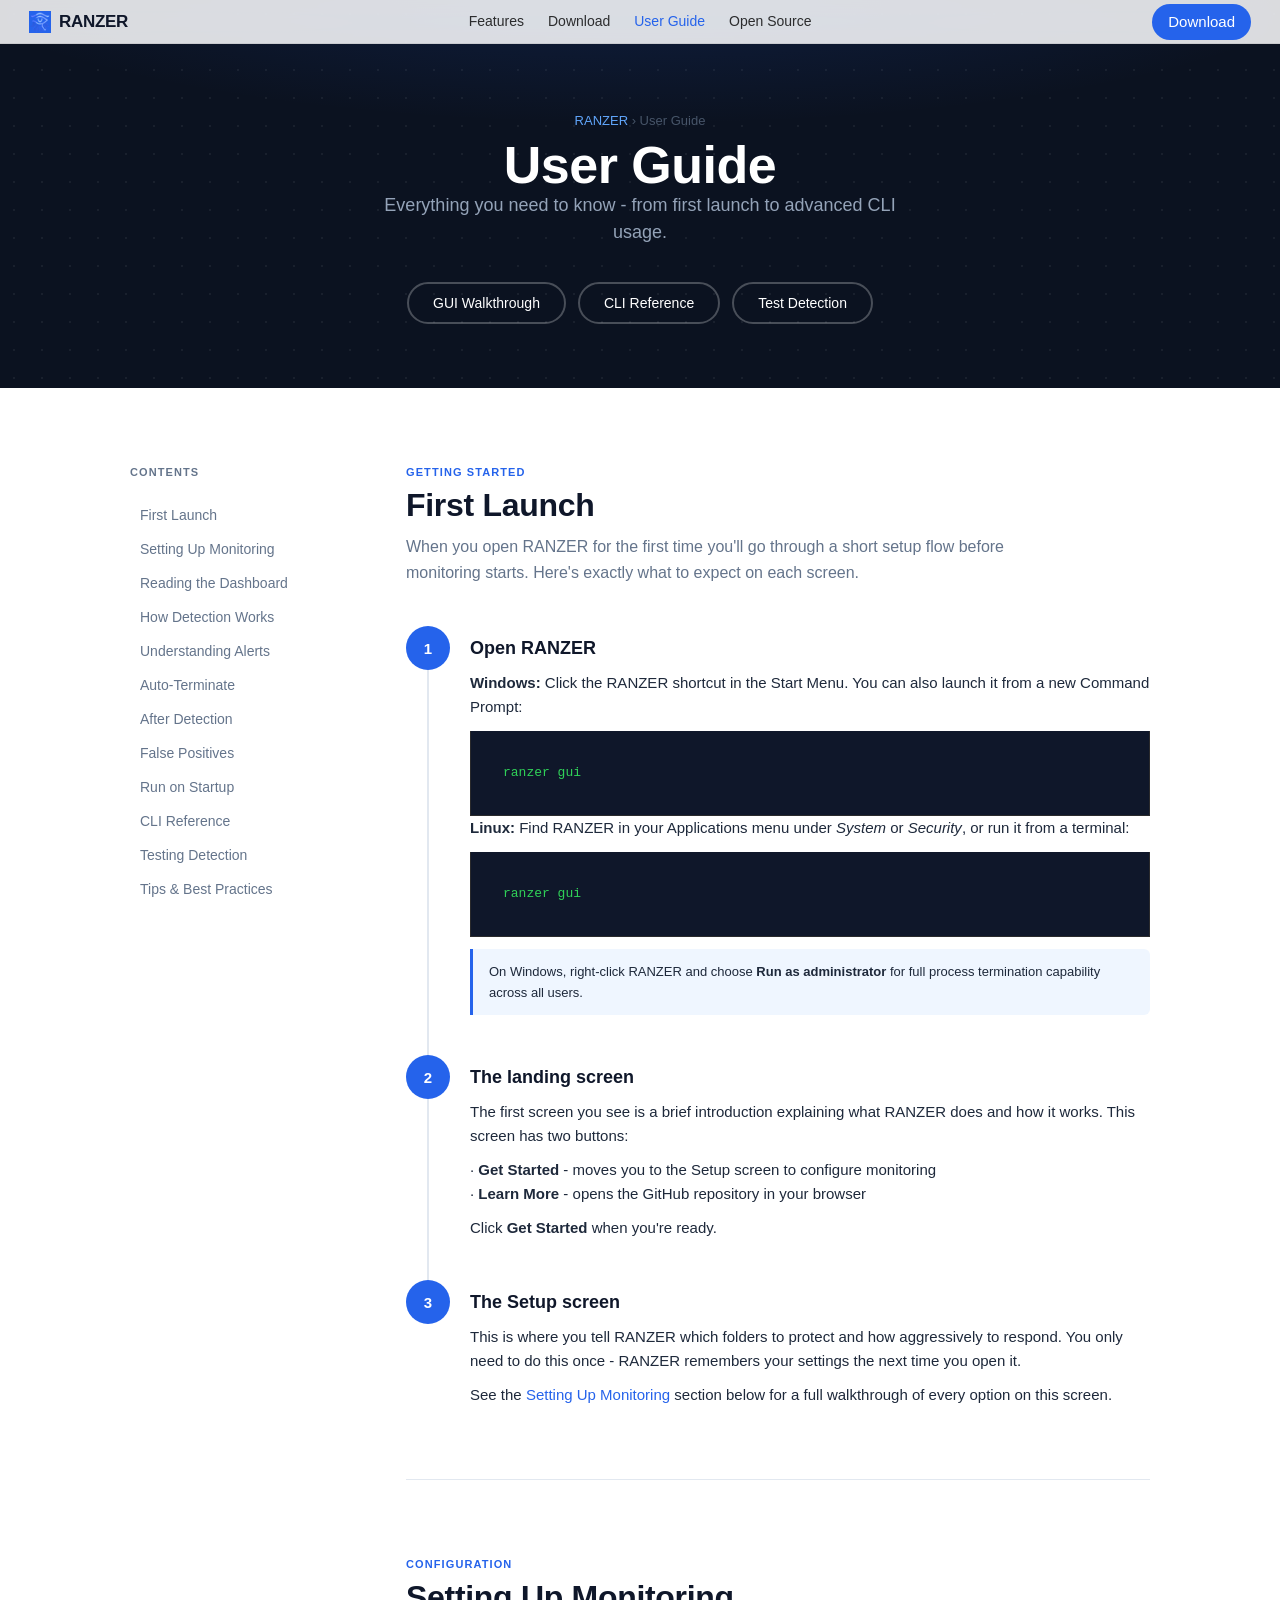
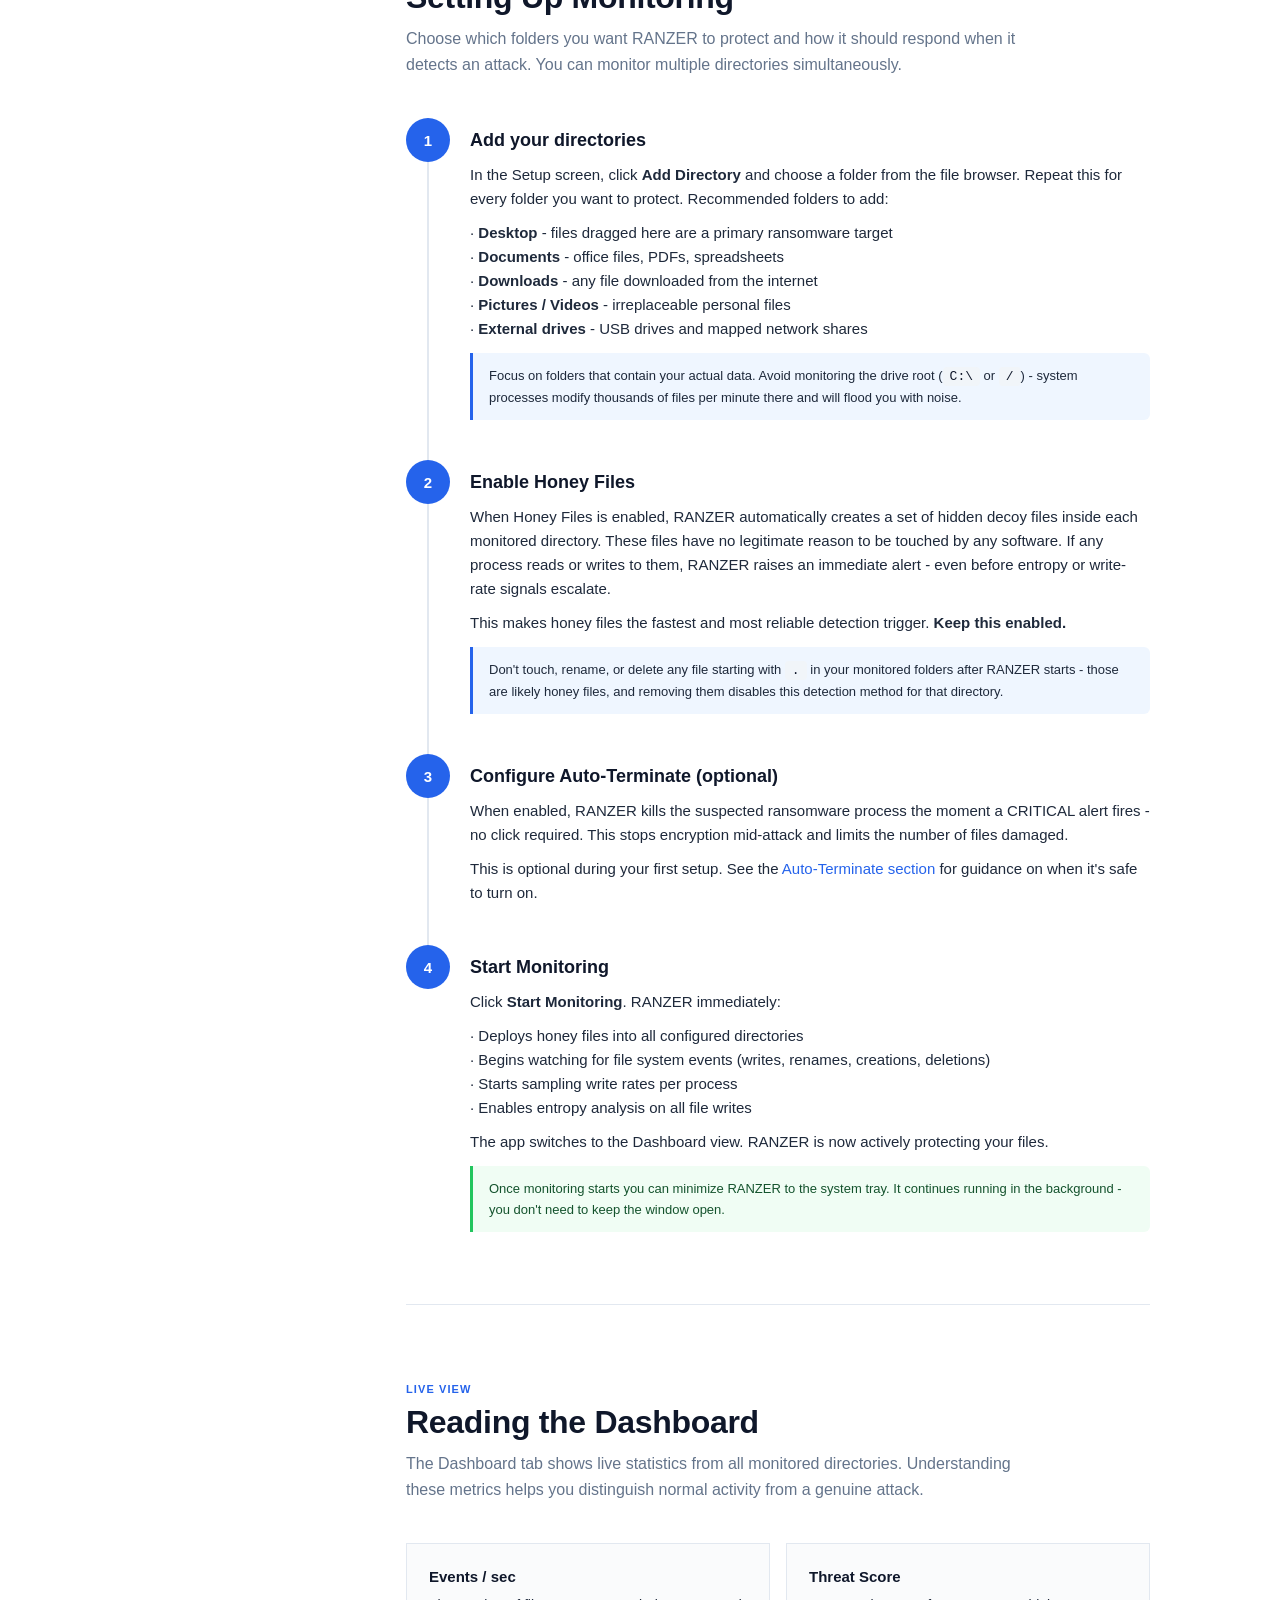
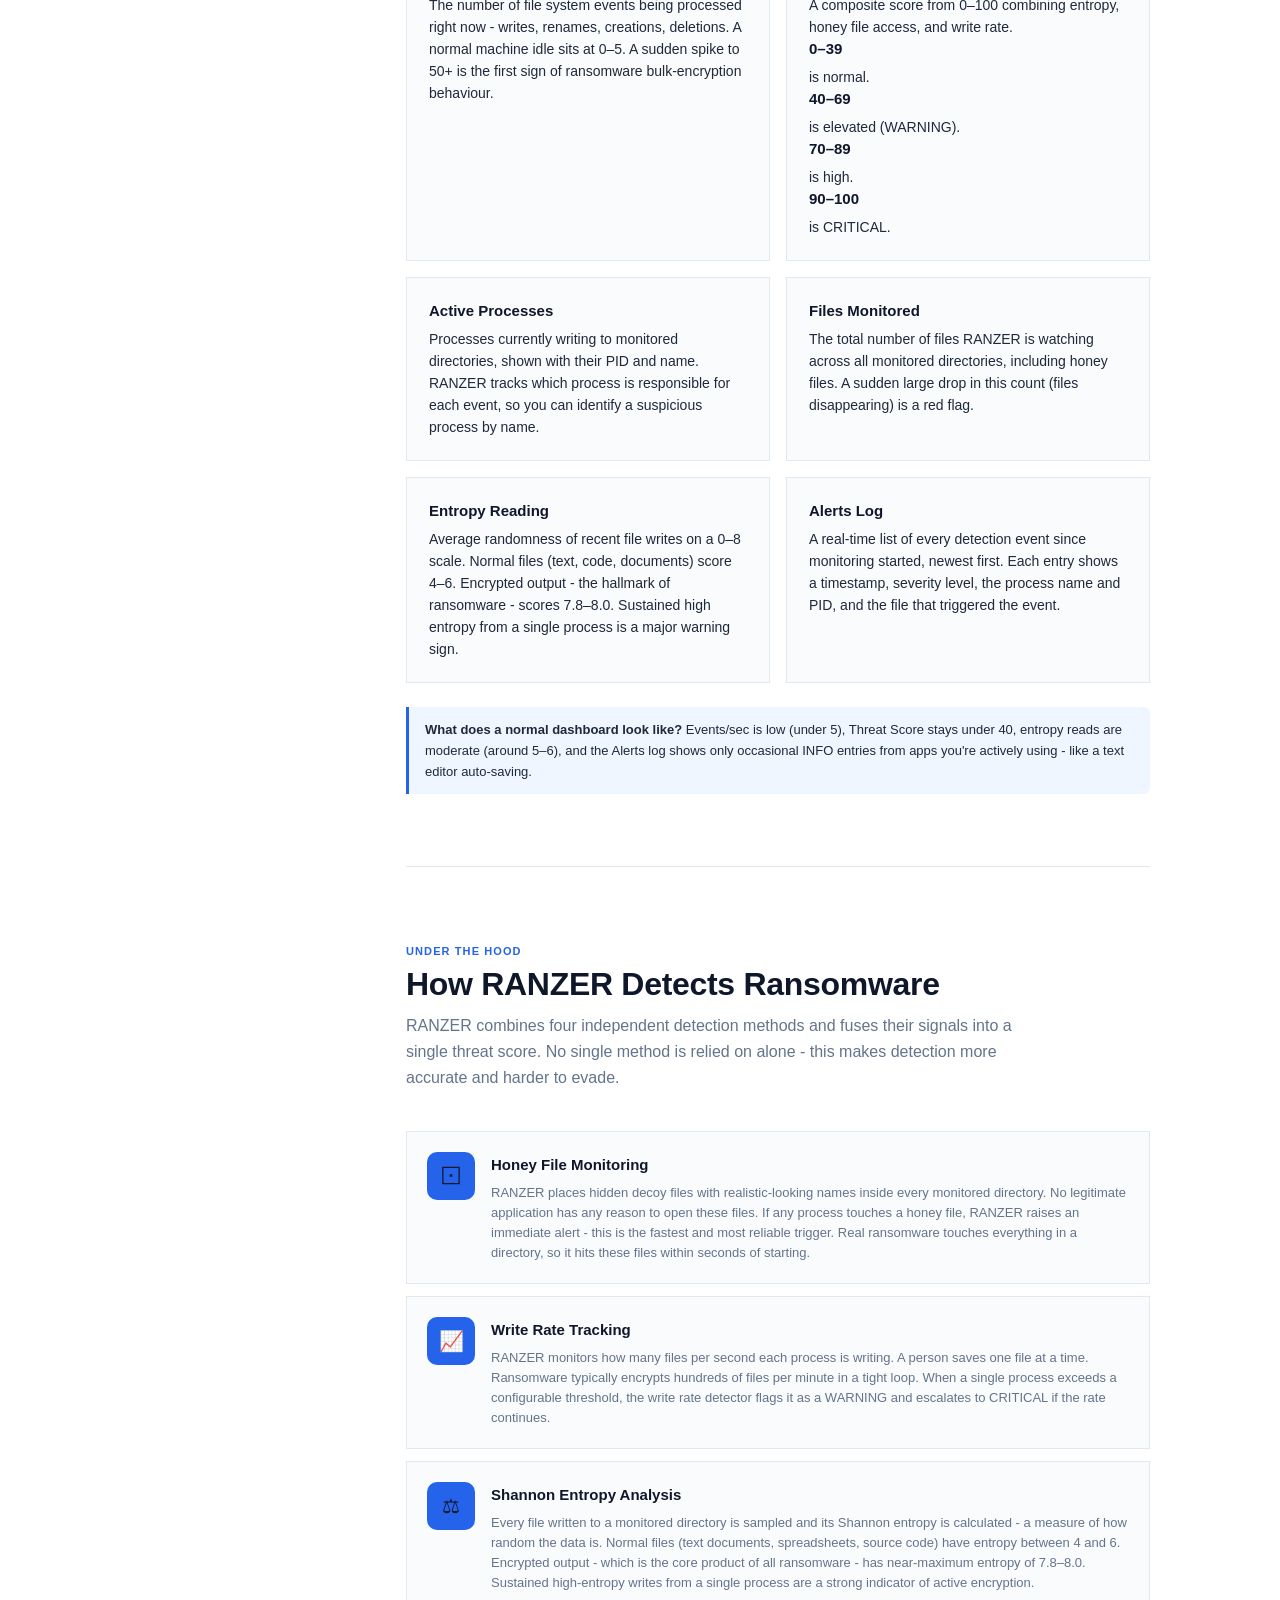
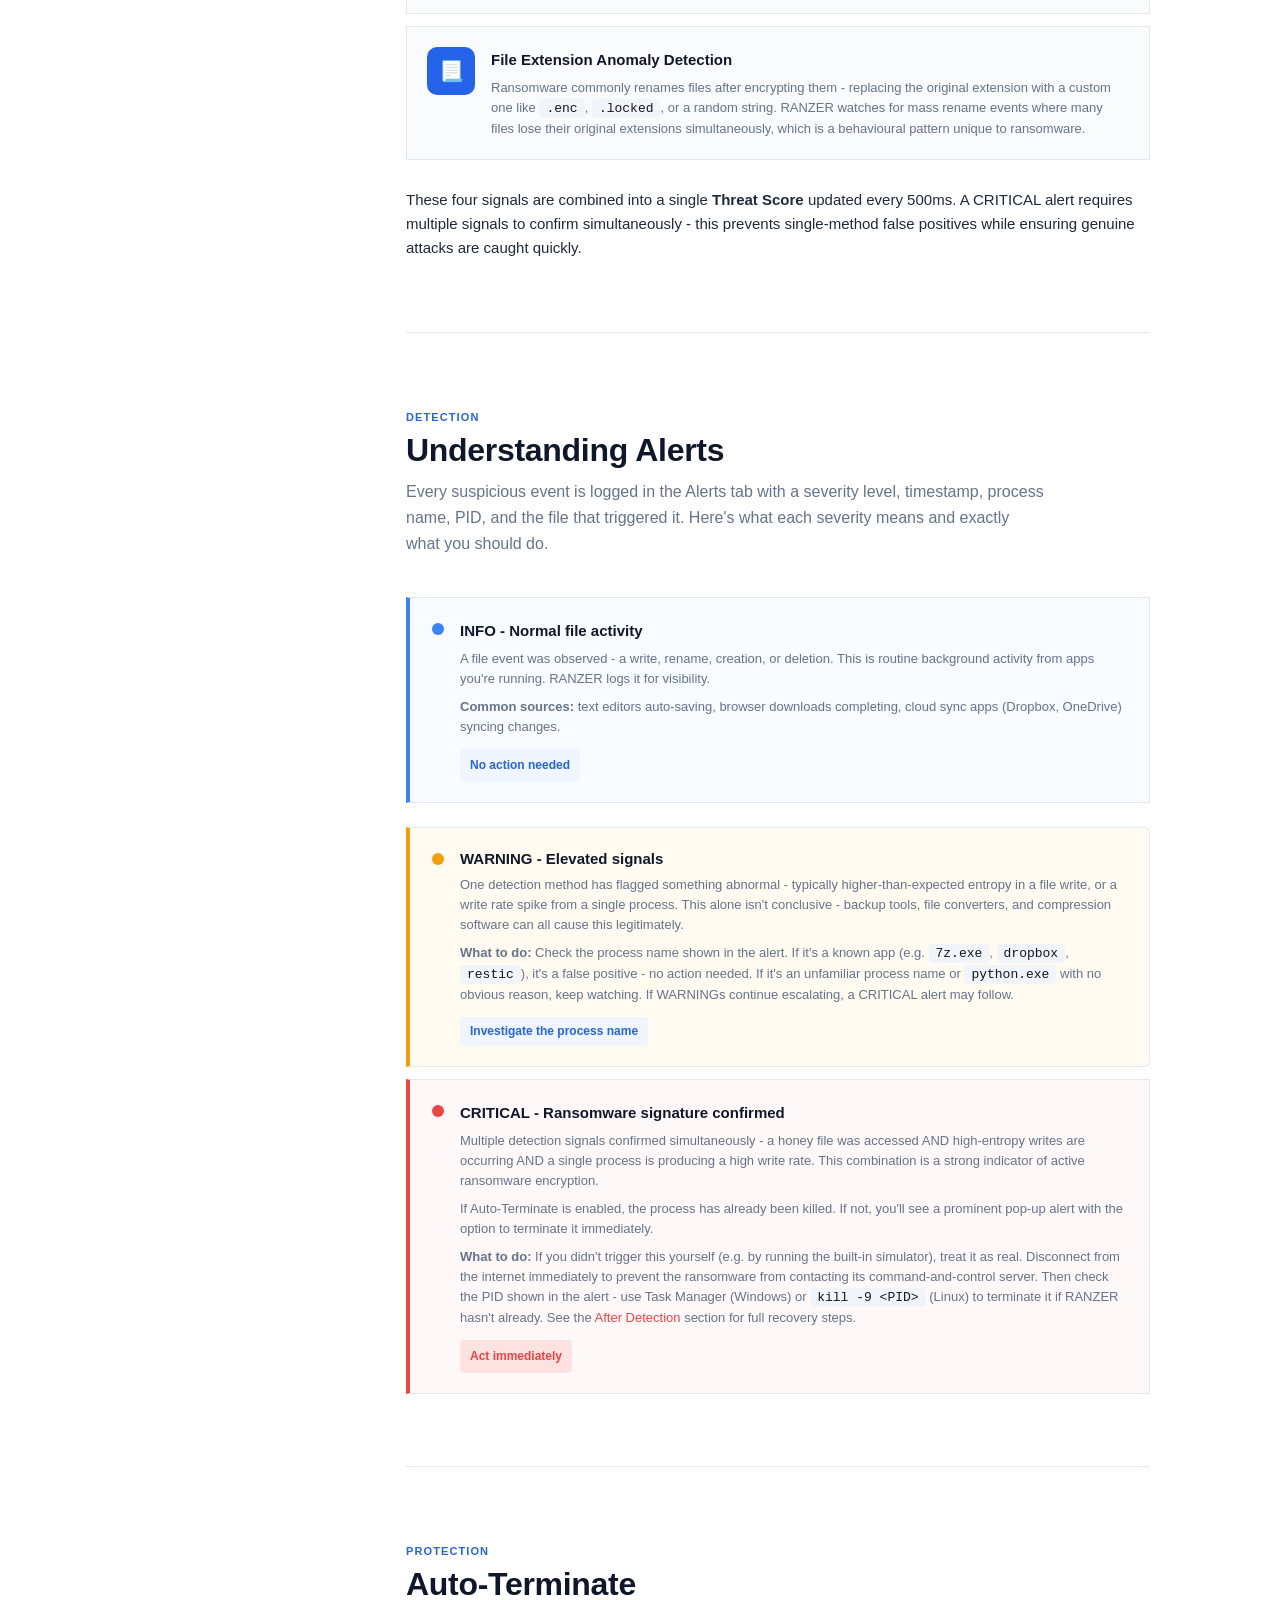
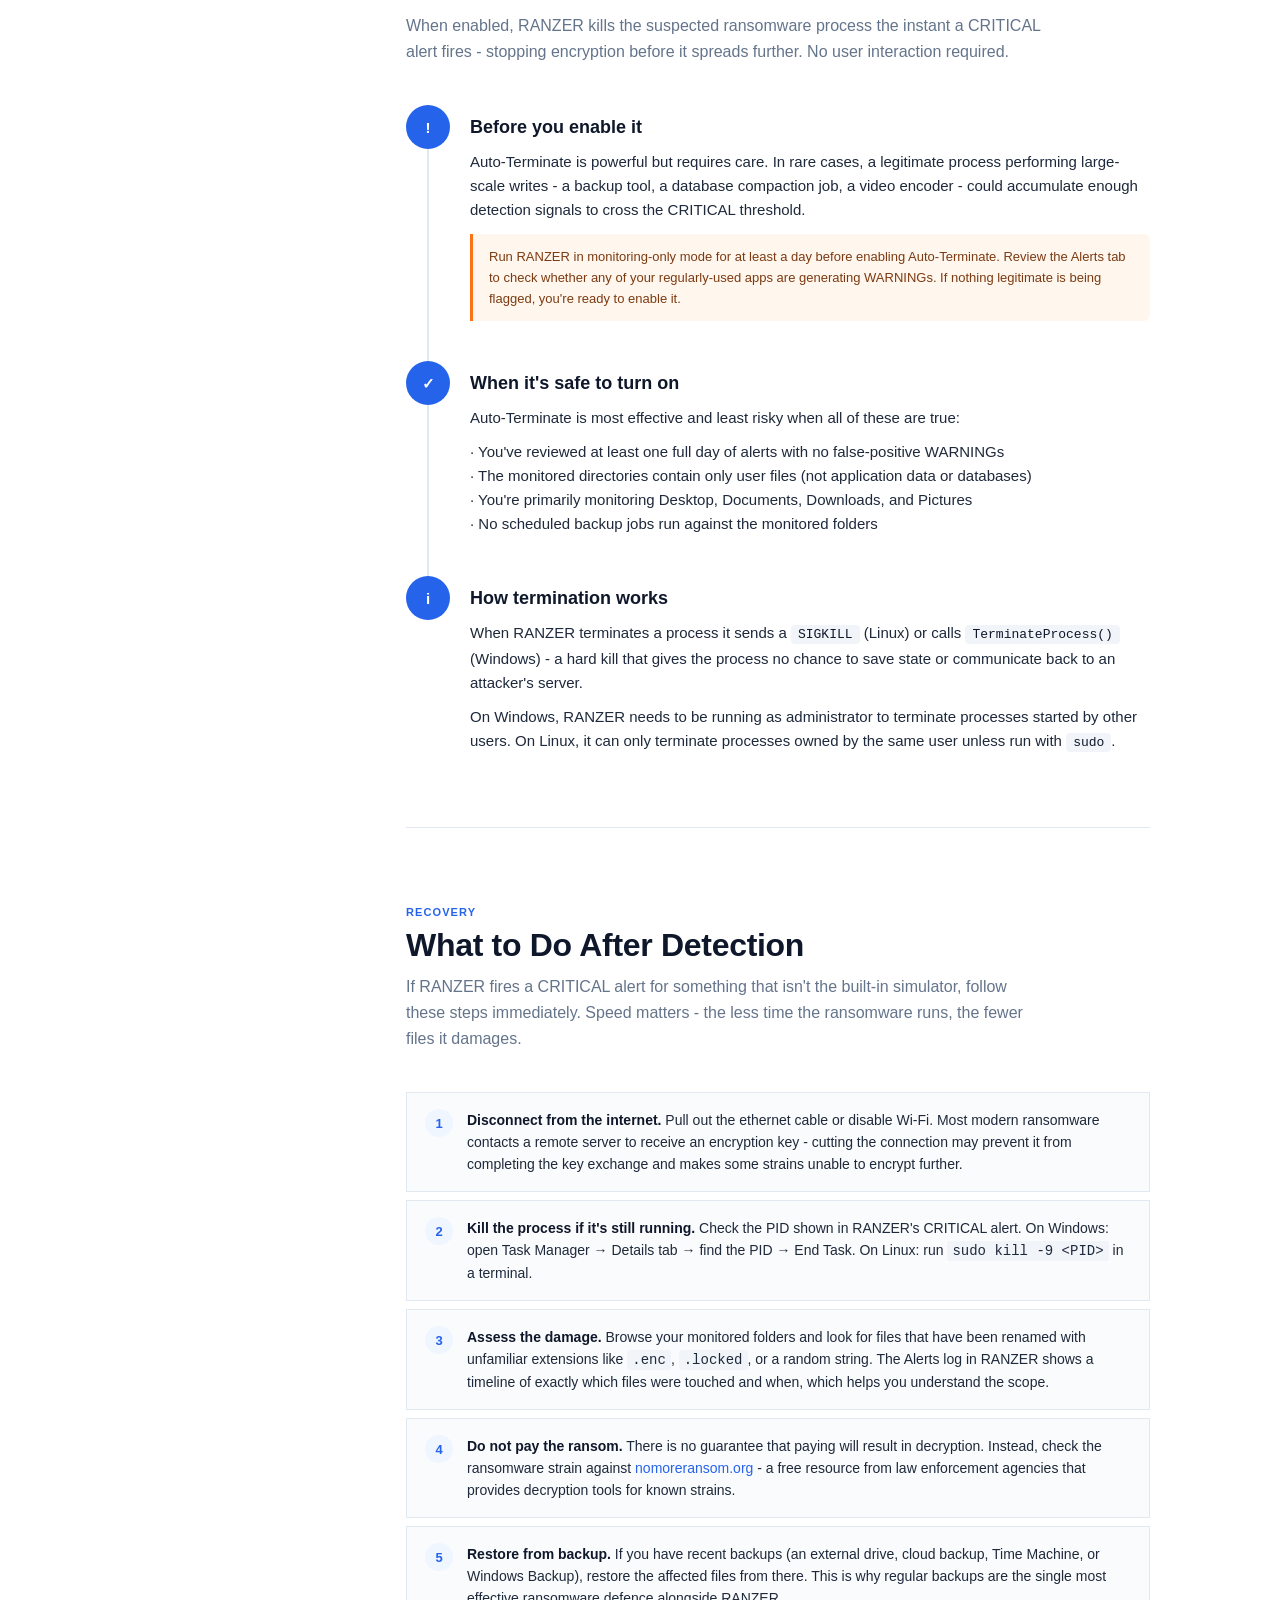
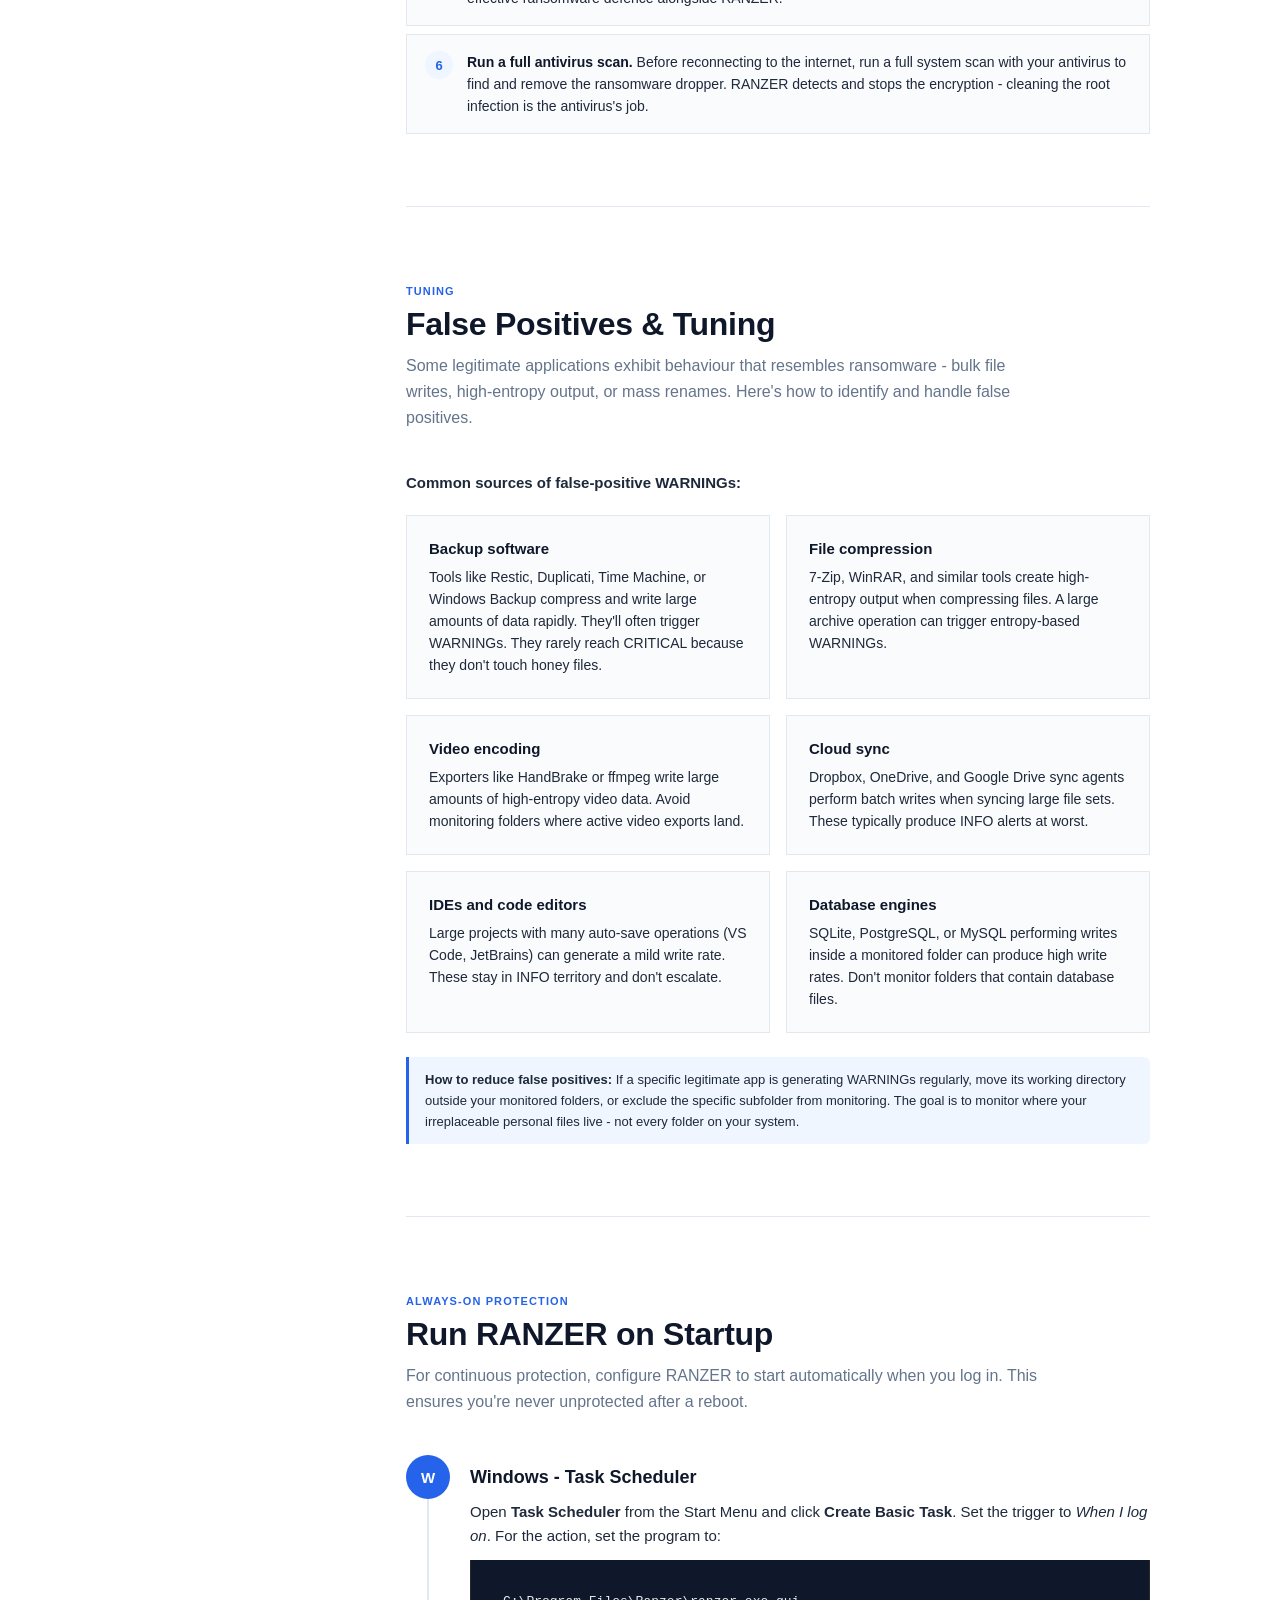
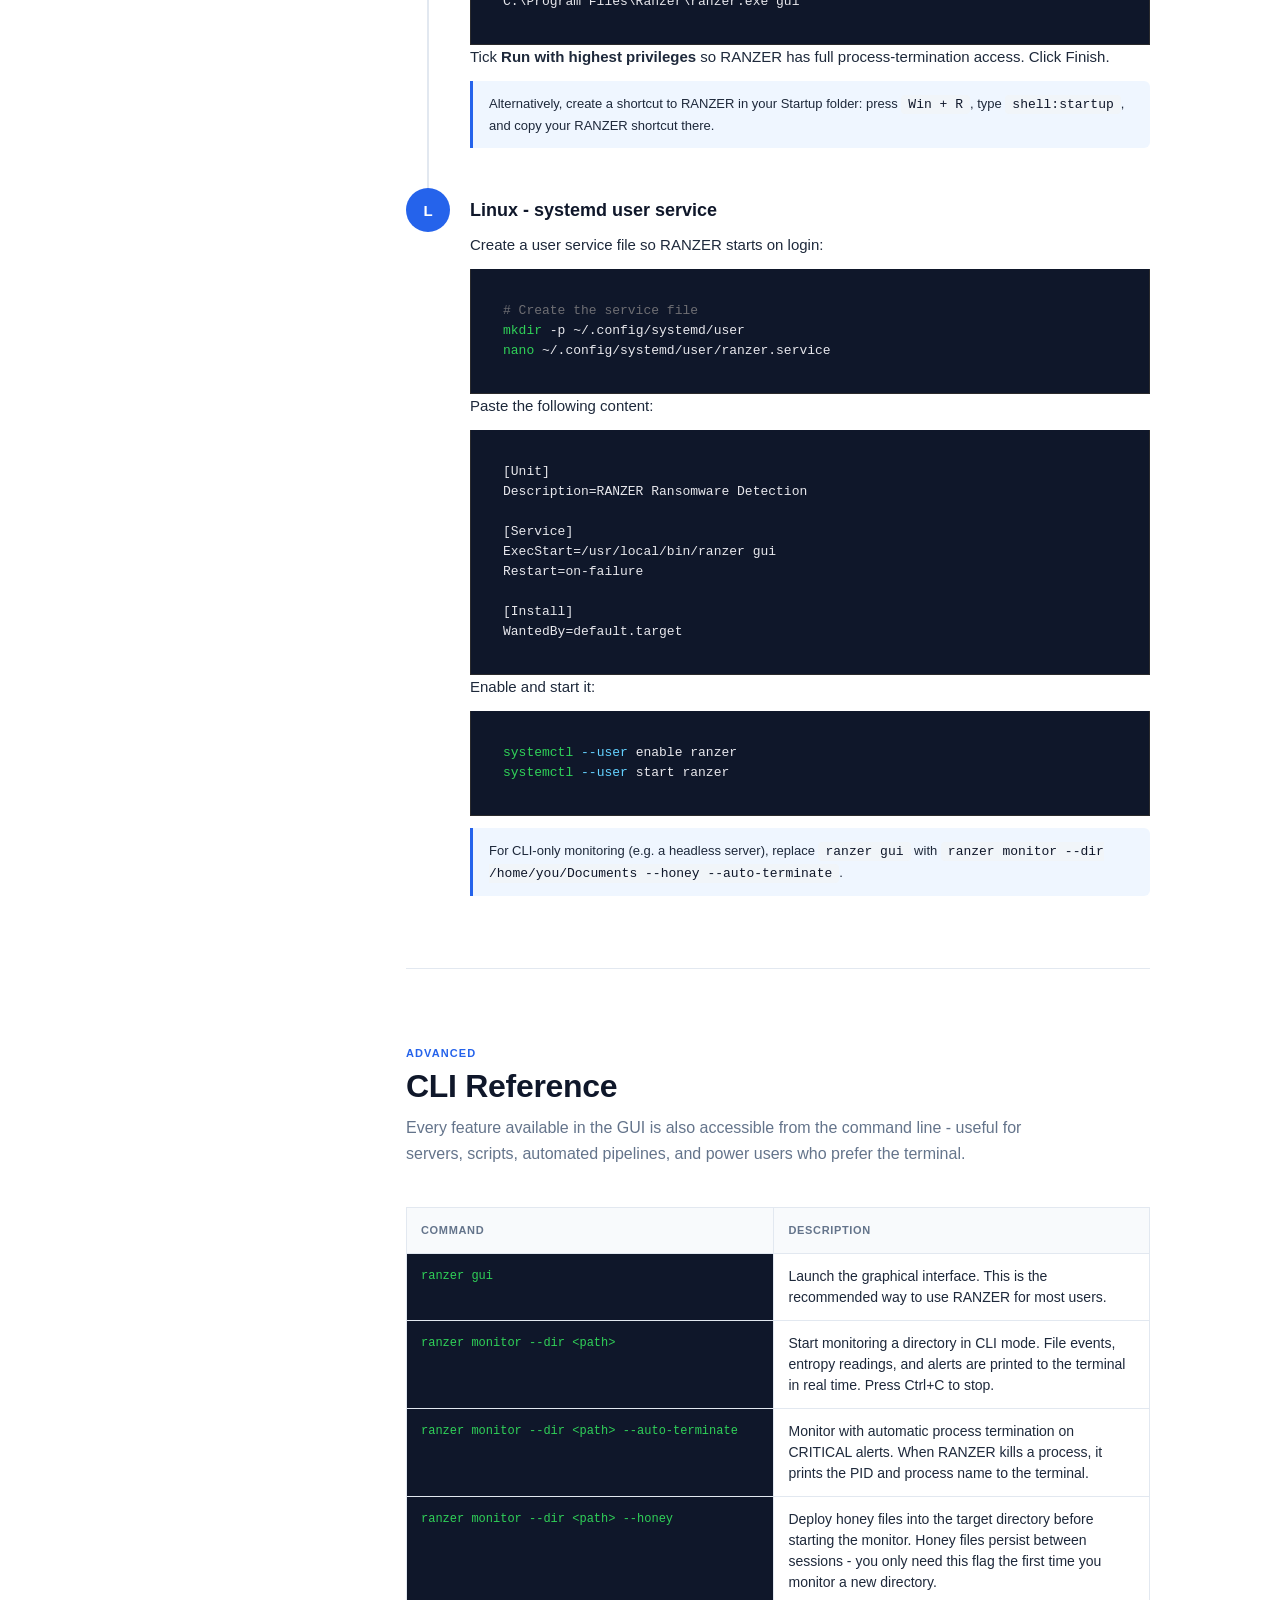
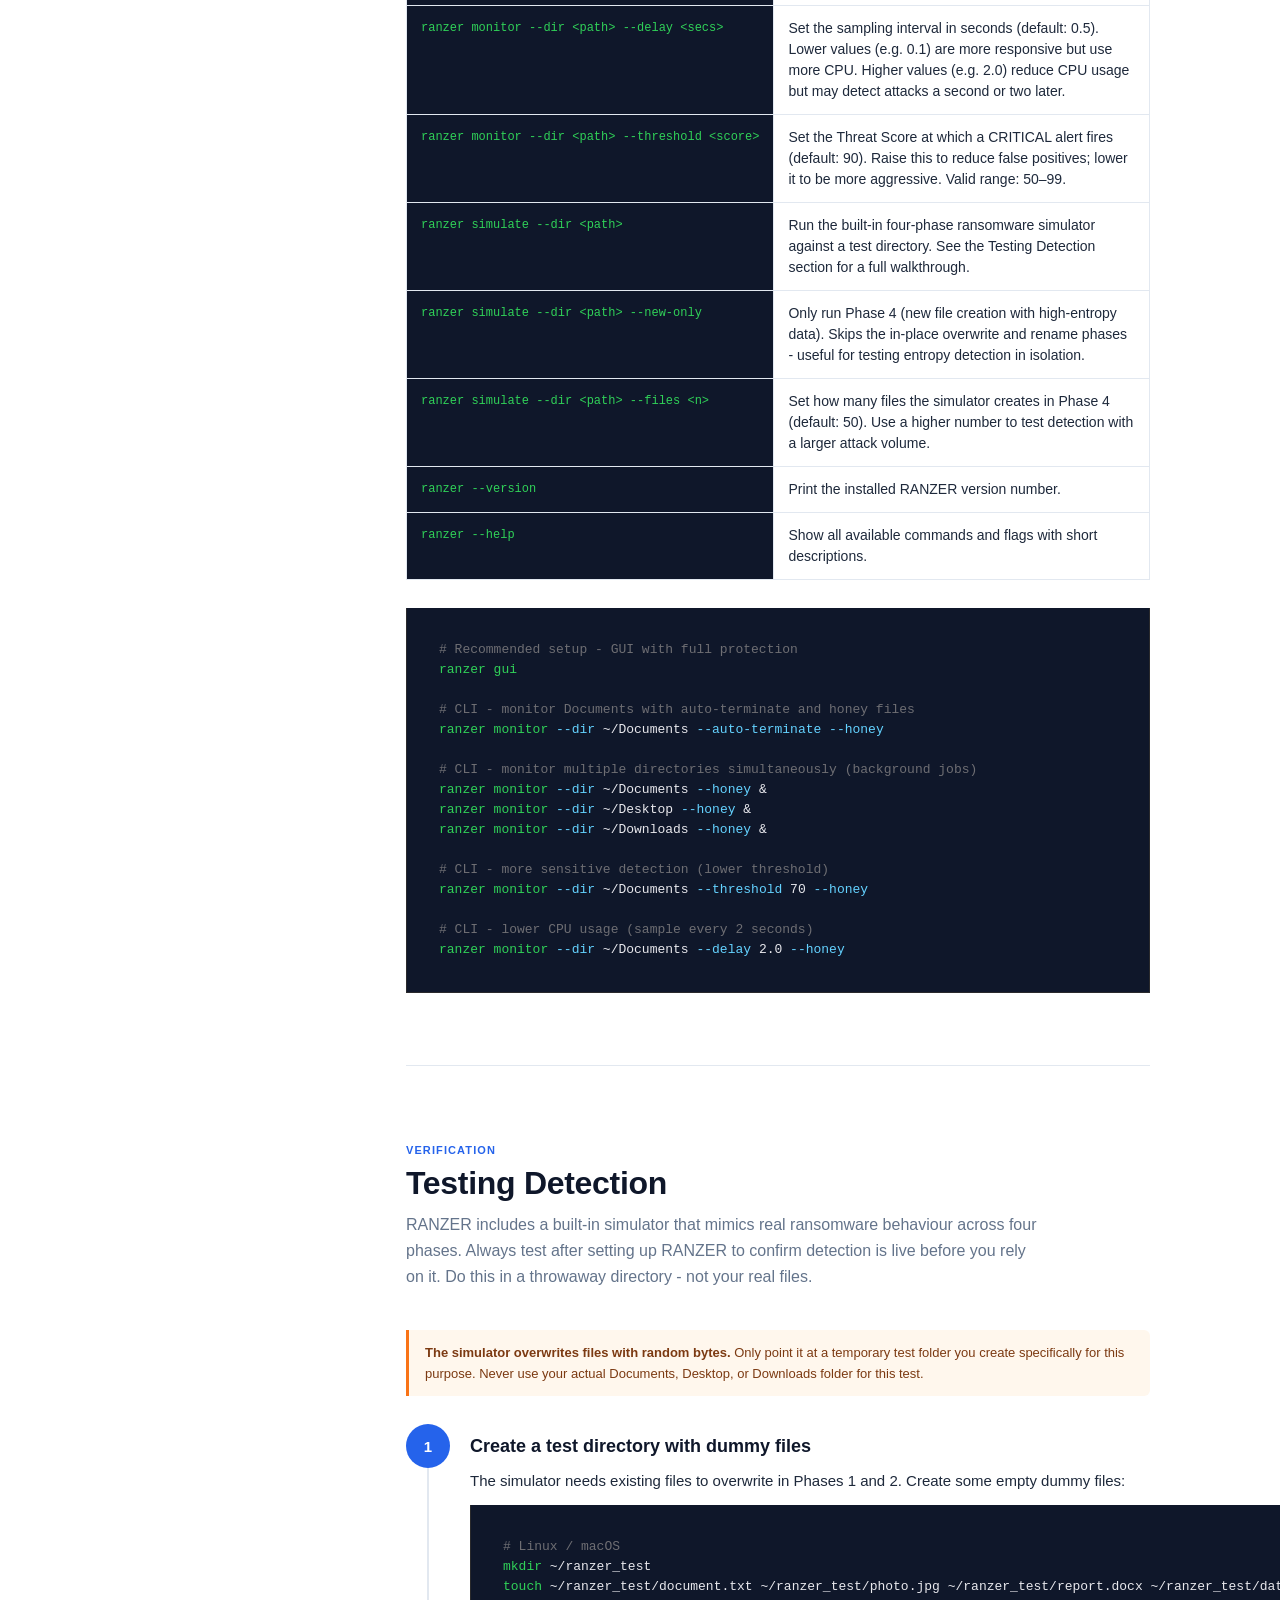
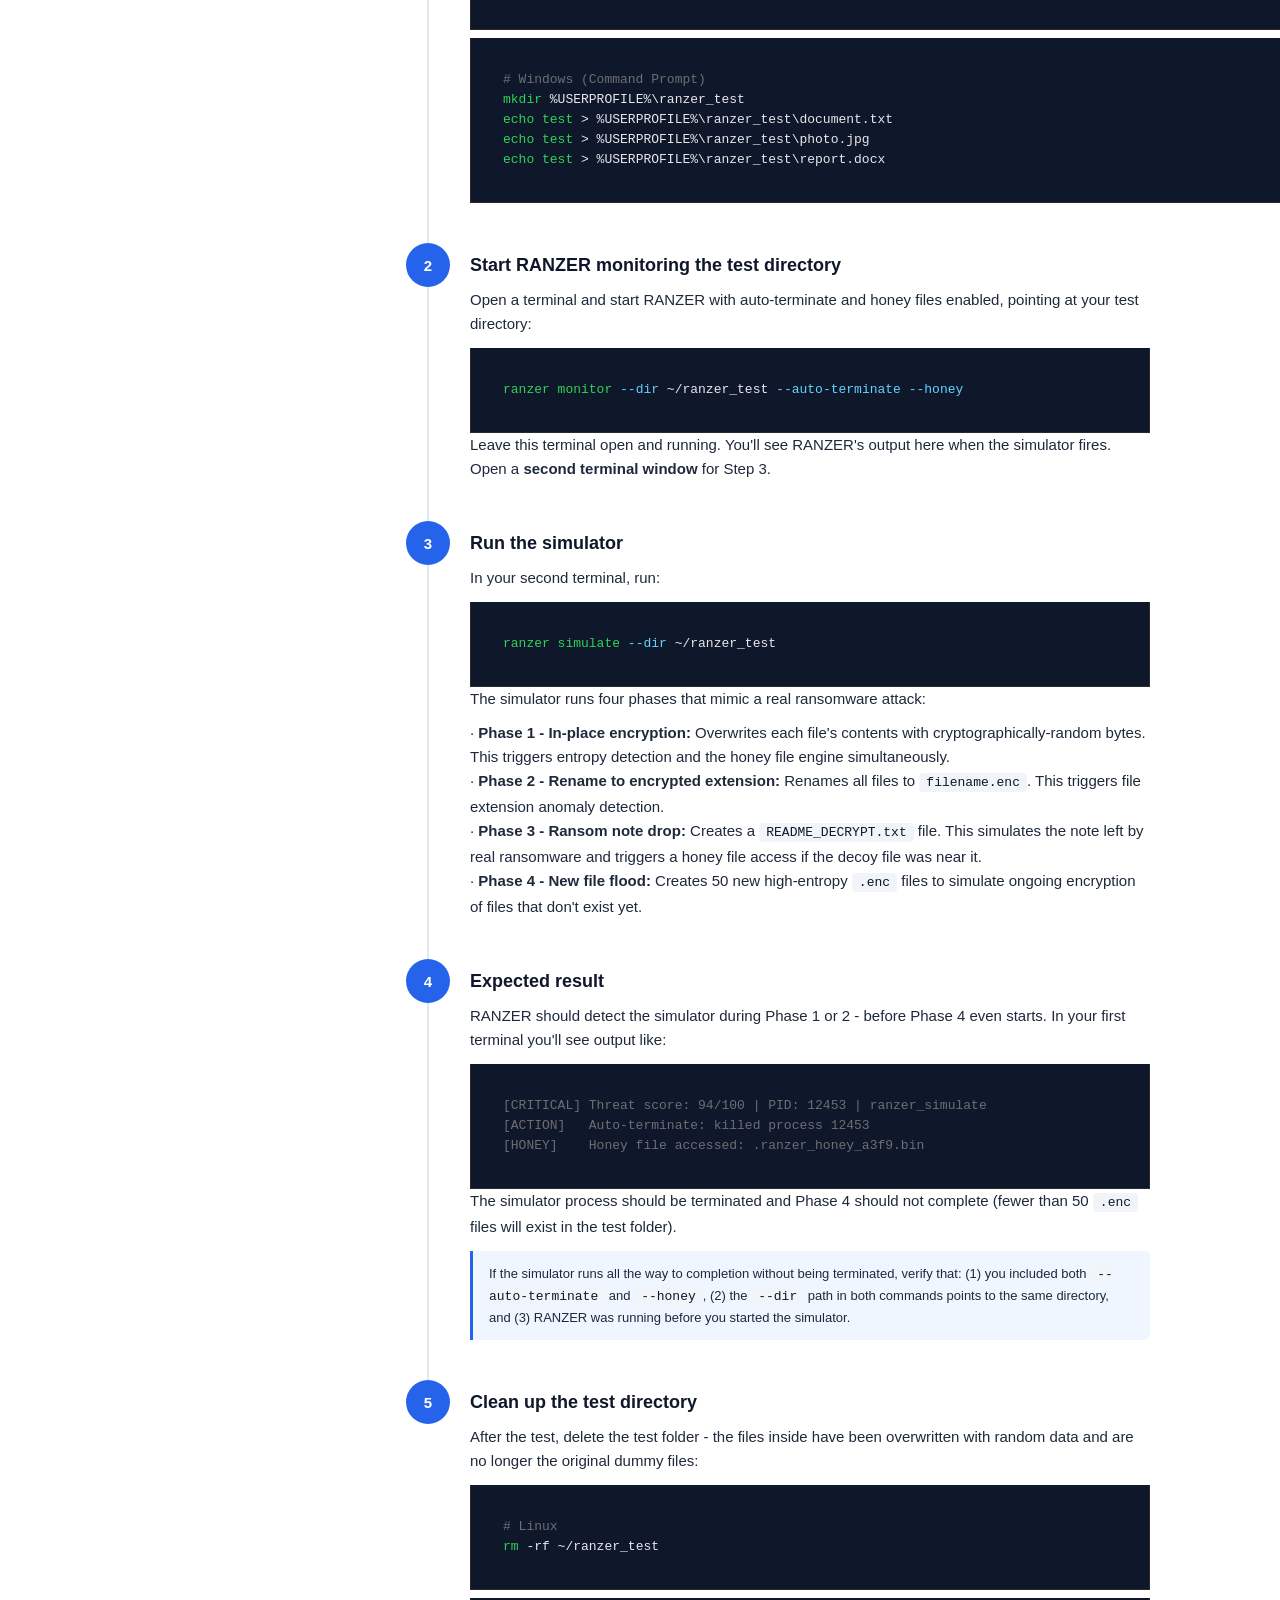
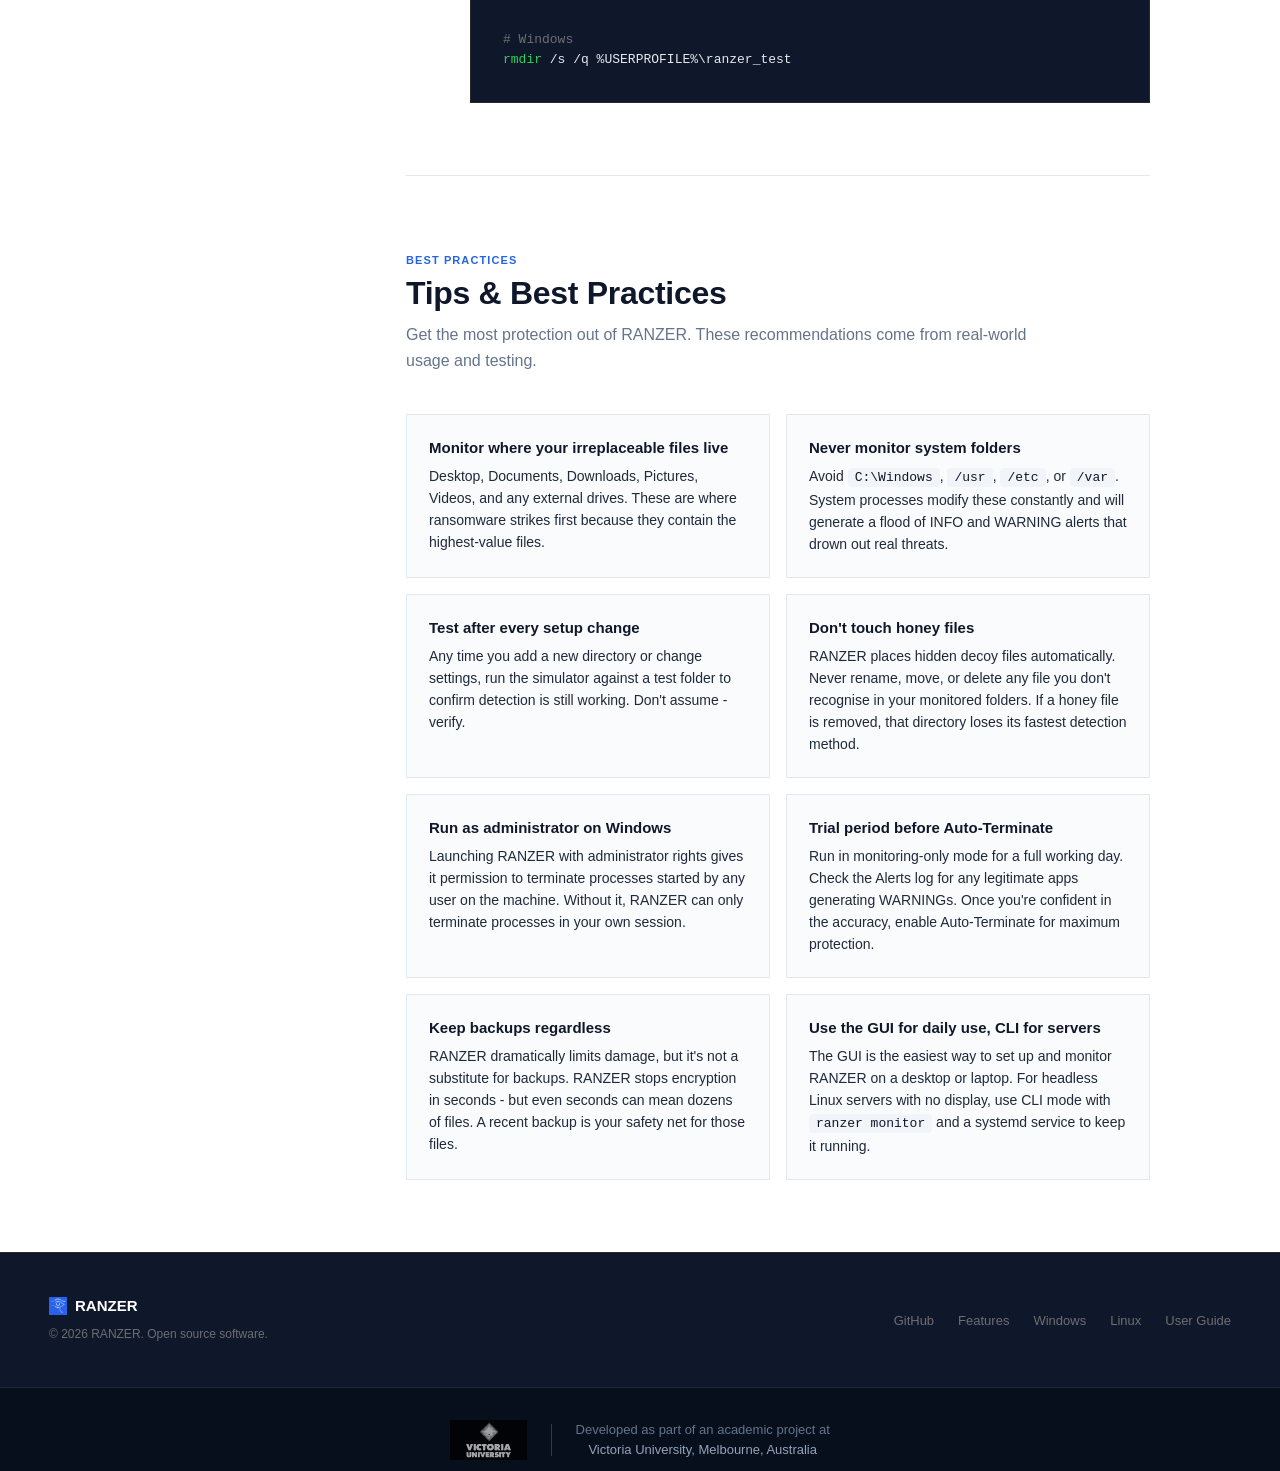
<file: how-to-use.html>
<!DOCTYPE html>
<html lang="en">
<head>
  <meta charset="UTF-8" />
  <meta name="viewport" content="width=device-width, initial-scale=1.0" />
  <title>User Guide - RANZER</title>
  <meta name="description" content="Complete user guide for RANZER. Learn how to set up monitoring, understand alerts, use the CLI, and test your protection." />
  <link rel="stylesheet" href="style.css" />
  <style>
    /* ── Page hero ─────────────────────────────────────────── */
    .guide-hero {
      padding-top: calc(44px + 64px);
      padding-bottom: 64px;
      background-color: #0B1220;
      background-image:
        radial-gradient(ellipse 80% 60% at 50% -10%, rgba(37,99,235,0.18) 0%, transparent 70%),
        radial-gradient(circle, rgba(255,255,255,0.06) 1px, transparent 1px);
      background-size: 100% 100%, 28px 28px;
      text-align: center;
    }
    .breadcrumb { font-size: 13px; color: #475569; margin-bottom: 20px; }
    .breadcrumb a { color: #60A5FA; }
    .breadcrumb a:hover { text-decoration: underline; }
    .guide-hero-title {
      font-family: var(--font-display);
      font-size: clamp(28px, 5vw, 52px);
      font-weight: 600;
      color: #fff;
      letter-spacing: -0.5px;
      margin-bottom: 14px;
    }
    .guide-hero-sub {
      font-size: 18px;
      color: #94A3B8;
      max-width: 520px;
      margin: 0 auto 36px;
      line-height: 27px;
    }

    /* ── Sticky sidebar TOC ─────────────────────────────────── */
    .guide-layout {
      display: grid;
      grid-template-columns: 220px 1fr;
      gap: 56px;
      max-width: 1100px;
      margin: 0 auto;
      padding: 72px 40px;
      align-items: start;
    }
    .guide-toc {
      position: sticky;
      top: 60px;
    }
    .toc-title {
      font-size: 11px;
      font-weight: 700;
      text-transform: uppercase;
      letter-spacing: 0.1em;
      color: var(--text-ter);
      margin-bottom: 14px;
    }
    .toc-list { display: flex; flex-direction: column; gap: 2px; }
    .toc-link {
      display: block;
      font-size: 14px;
      color: var(--text-ter);
      padding: 6px 10px;
      border-radius: 6px;
      transition: background 0.15s, color 0.15s;
      line-height: 20px;
    }
    .toc-link:hover { background: #EFF6FF; color: var(--primary); }
    .toc-link.active { color: var(--primary); font-weight: 500; }
    .toc-link.sub { padding-left: 22px; font-size: 13px; }

    /* ── Guide content ──────────────────────────────────────── */
    .guide-content { min-width: 0; }
    .guide-block {
      padding-bottom: 72px;
      border-bottom: 1px solid var(--surface);
      margin-bottom: 72px;
    }
    .guide-block:last-child { border-bottom: none; margin-bottom: 0; padding-bottom: 0; }
    .block-label {
      font-size: 11px;
      font-weight: 700;
      text-transform: uppercase;
      letter-spacing: 0.1em;
      color: var(--primary);
      margin-bottom: 8px;
    }
    .block-title {
      font-family: var(--font-display);
      font-size: 32px;
      font-weight: 600;
      color: var(--text-dom);
      margin-bottom: 16px;
      letter-spacing: -0.3px;
    }
    .block-intro {
      font-size: 16px;
      line-height: 26px;
      color: var(--text-ter);
      margin-bottom: 40px;
      max-width: 640px;
    }

    /* Numbered steps within guide block */
    .guide-steps { display: flex; flex-direction: column; }
    .guide-step {
      display: grid;
      grid-template-columns: 44px 1fr;
      gap: 0 20px;
      position: relative;
    }
    .step-line {
      position: absolute;
      left: 21px; top: 44px; bottom: -1px;
      width: 2px;
      background: var(--surface);
    }
    .step-num {
      width: 44px; height: 44px;
      border-radius: 50%;
      background: var(--primary);
      color: #fff;
      font-family: var(--font-display);
      font-size: 15px;
      font-weight: 600;
      display: flex;
      align-items: center;
      justify-content: center;
      flex-shrink: 0;
      position: relative;
      z-index: 1;
    }
    .step-body { padding-bottom: 40px; }
    .guide-step:last-child .step-body { padding-bottom: 0; }
    .step-body h3 {
      font-family: var(--font-display);
      font-size: 18px;
      font-weight: 600;
      color: var(--text-dom);
      margin-top: 10px;
      margin-bottom: 10px;
    }
    .step-body p { font-size: 15px; line-height: 24px; color: var(--text-sec); margin-bottom: 10px; }
    .step-body p:last-child { margin-bottom: 0; }
    .step-body .code-block { margin-top: 12px; }
    .inline-code {
      font-family: "SF Mono", "Fira Code", Menlo, monospace;
      font-size: 13px;
      background: #F1F5F9;
      padding: 2px 7px;
      border-radius: 4px;
      color: var(--text-dom);
    }
    .note {
      background: #EFF6FF;
      border-left: 3px solid var(--primary);
      padding: 12px 16px;
      border-radius: 0 6px 6px 0;
      font-size: 13px;
      color: var(--text-sec);
      line-height: 21px;
      margin-top: 12px;
    }
    .warn {
      background: #FFF7ED;
      border-left: 3px solid #F97316;
      padding: 12px 16px;
      border-radius: 0 6px 6px 0;
      font-size: 13px;
      color: #7C3A12;
      line-height: 21px;
      margin-top: 12px;
    }
    .success {
      background: #F0FDF4;
      border-left: 3px solid #22C55E;
      padding: 12px 16px;
      border-radius: 0 6px 6px 0;
      font-size: 13px;
      color: #14532D;
      line-height: 21px;
      margin-top: 12px;
    }

    /* Detection method cards */
    .detect-grid { display: flex; flex-direction: column; gap: 12px; margin-top: 20px; }
    .detect-card {
      display: grid;
      grid-template-columns: 48px 1fr;
      gap: 0 16px;
      align-items: start;
      padding: 20px;
      border: 1px solid var(--surface);
      background: #FAFBFC;
    }
    .detect-icon {
      width: 48px; height: 48px;
      border-radius: 10px;
      background: var(--primary);
      display: flex;
      align-items: center;
      justify-content: center;
      font-size: 20px;
      flex-shrink: 0;
    }
    .detect-card h4 { font-size: 15px; font-weight: 600; color: var(--text-dom); margin-bottom: 6px; }
    .detect-card p { font-size: 13px; color: var(--text-ter); line-height: 20px; margin: 0; }

    /* Alert level cards */
    .alert-levels { display: flex; flex-direction: column; gap: 12px; margin-top: 20px; }
    .alert-card {
      display: flex;
      align-items: flex-start;
      gap: 16px;
      padding: 20px 22px;
      border: 1px solid var(--surface);
      border-left: 4px solid;
    }
    .alert-card.info  { border-left-color: #3B82F6; background: #F8FBFF; }
    .alert-card.warn  { border-left-color: #F59E0B; background: #FFFBF0; }
    .alert-card.crit  { border-left-color: #EF4444; background: #FFF8F8; }
    .alert-dot { width: 12px; height: 12px; border-radius: 50%; flex-shrink: 0; margin-top: 5px; }
    .alert-card h4 { font-size: 15px; font-weight: 600; color: var(--text-dom); margin-bottom: 6px; }
    .alert-card p { font-size: 13px; color: var(--text-ter); line-height: 20px; margin-bottom: 8px; }
    .alert-card p:last-child { margin-bottom: 0; }
    .alert-action {
      display: inline-block;
      font-size: 12px;
      font-weight: 600;
      color: var(--primary);
      background: #EFF6FF;
      padding: 4px 10px;
      border-radius: 4px;
      margin-top: 4px;
    }

    /* CLI table */
    .cli-table {
      width: 100%;
      border-collapse: collapse;
      margin-top: 24px;
      font-size: 14px;
    }
    .cli-table th {
      text-align: left;
      padding: 10px 14px;
      background: #F8FAFC;
      border: 1px solid var(--surface);
      font-size: 11px;
      font-weight: 700;
      text-transform: uppercase;
      letter-spacing: 0.06em;
      color: var(--text-ter);
    }
    .cli-table td {
      padding: 12px 14px;
      border: 1px solid var(--surface);
      color: var(--text-sec);
      vertical-align: top;
      line-height: 21px;
    }
    .cli-table td:first-child {
      font-family: "SF Mono", "Fira Code", Menlo, monospace;
      font-size: 12px;
      color: #30D158;
      background: var(--dark-surface);
      white-space: nowrap;
    }

    /* Quick-start feature grid */
    .tip-grid {
      display: grid;
      grid-template-columns: 1fr 1fr;
      gap: 16px;
      margin-top: 24px;
    }
    .tip-card {
      padding: 22px;
      border: 1px solid var(--surface);
      font-size: 14px;
      line-height: 22px;
      color: var(--text-sec);
      background: #FAFBFC;
    }
    .tip-card strong { display: block; font-size: 15px; color: var(--text-dom); margin-bottom: 6px; }

    /* Recovery steps */
    .recovery-steps { display: flex; flex-direction: column; gap: 8px; margin-top: 16px; }
    .recovery-step {
      display: flex;
      align-items: flex-start;
      gap: 14px;
      padding: 16px 18px;
      border: 1px solid var(--surface);
      background: #FAFBFC;
    }
    .recovery-num {
      width: 28px; height: 28px;
      border-radius: 50%;
      background: #EFF6FF;
      color: var(--primary);
      font-size: 13px;
      font-weight: 700;
      display: flex;
      align-items: center;
      justify-content: center;
      flex-shrink: 0;
    }
    .recovery-step p { font-size: 14px; line-height: 22px; color: var(--text-sec); margin: 0; }
    .recovery-step strong { color: var(--text-dom); }

    @media (max-width: 1023px) {
      .guide-layout { grid-template-columns: 1fr; gap: 0; padding: 48px 24px; }
      .guide-toc { display: none; }
      .tip-grid { grid-template-columns: 1fr; }
    }
    @media (max-width: 767px) {
      .guide-layout { padding: 40px 16px; }
      .guide-hero { padding-top: calc(44px + 36px); padding-bottom: 48px; }
      .block-title { font-size: 26px; }
      .cli-table { display: block; overflow-x: auto; }
    }
  </style>
</head>
<body>

<!-- ── Nav ──────────────────────────────────────────────── -->
<nav class="nav scrolled" id="nav">
  <div class="nav-inner">
    <a href="index.html" class="nav-logo">
      <img src="assets/logo_30_blue.png" alt="RANZER" class="nav-logo-img" />
      RANZER
    </a>
    <ul class="nav-links">
      <li><a href="index.html#features">Features</a></li>
      <li><a href="download.html">Download</a></li>
      <li><a href="how-to-use.html" style="color:var(--primary);">User Guide</a></li>
      <li><a href="open-source.html">Open Source</a></li>
    </ul>
    <div class="nav-actions">
      <a href="index.html#download" class="btn btn-primary btn-sm">Download</a>
    </div>
    <button class="nav-hamburger" id="hamburger" aria-label="Open menu">
      <svg viewBox="0 0 20 20" fill="none" stroke="currentColor" stroke-width="1.8" stroke-linecap="round">
        <line x1="3" y1="6"  x2="17" y2="6"/>
        <line x1="3" y1="10" x2="17" y2="10"/>
        <line x1="3" y1="14" x2="17" y2="14"/>
      </svg>
    </button>
  </div>
</nav>
<div class="nav-drawer" id="drawer">
  <a href="index.html#features" class="drawer-link">Features</a>
  <a href="download.html"       class="drawer-link">Download</a>
  <a href="how-to-use.html"     class="drawer-link">User Guide</a>
  <a href="open-source.html"    class="drawer-link">Open Source</a>
  <a href="index.html#download" class="btn btn-primary drawer-cta">Download RANZER</a>
</div>


<!-- ── Hero ─────────────────────────────────────────────── -->
<div class="guide-hero">
  <div class="container">
    <p class="breadcrumb">
      <a href="index.html">RANZER</a> &rsaquo; User Guide
    </p>
    <h1 class="guide-hero-title">User Guide</h1>
    <p class="guide-hero-sub">Everything you need to know - from first launch to advanced CLI usage.</p>
    <div style="display:flex; gap:12px; justify-content:center; flex-wrap:wrap;">
      <a href="#first-launch" class="btn btn-secondary" style="border-color:rgba(255,255,255,0.25); color:#fff; height:42px; font-size:14px;">GUI Walkthrough</a>
      <a href="#cli" class="btn btn-secondary" style="border-color:rgba(255,255,255,0.25); color:#fff; height:42px; font-size:14px;">CLI Reference</a>
      <a href="#test" class="btn btn-secondary" style="border-color:rgba(255,255,255,0.25); color:#fff; height:42px; font-size:14px;">Test Detection</a>
    </div>
  </div>
</div>


<!-- ── Guide layout ──────────────────────────────────────── -->
<div class="guide-layout">

  <!-- Sidebar TOC -->
  <aside class="guide-toc">
    <p class="toc-title">Contents</p>
    <nav class="toc-list">
      <a href="#first-launch"   class="toc-link">First Launch</a>
      <a href="#monitoring"     class="toc-link">Setting Up Monitoring</a>
      <a href="#dashboard"      class="toc-link">Reading the Dashboard</a>
      <a href="#how-it-detects" class="toc-link">How Detection Works</a>
      <a href="#alerts"         class="toc-link">Understanding Alerts</a>
      <a href="#auto-terminate" class="toc-link">Auto-Terminate</a>
      <a href="#after-detection" class="toc-link">After Detection</a>
      <a href="#false-positives" class="toc-link">False Positives</a>
      <a href="#startup"        class="toc-link">Run on Startup</a>
      <a href="#cli"            class="toc-link">CLI Reference</a>
      <a href="#test"           class="toc-link">Testing Detection</a>
      <a href="#tips"           class="toc-link">Tips &amp; Best Practices</a>
    </nav>
  </aside>

  <!-- Main content -->
  <main class="guide-content">

    <!-- ── First Launch ─────────────────────────────────────── -->
    <div class="guide-block" id="first-launch">
      <p class="block-label">Getting Started</p>
      <h2 class="block-title">First Launch</h2>
      <p class="block-intro">When you open RANZER for the first time you'll go through a short setup flow before monitoring starts. Here's exactly what to expect on each screen.</p>

      <div class="guide-steps">
        <div class="guide-step">
          <div class="step-line"></div>
          <div class="step-num">1</div>
          <div class="step-body">
            <h3>Open RANZER</h3>
            <p><strong>Windows:</strong> Click the RANZER shortcut in the Start Menu. You can also launch it from a new Command Prompt:</p>
            <div class="code-block"><pre><span class="cmd">ranzer gui</span></pre></div>
            <p><strong>Linux:</strong> Find RANZER in your Applications menu under <em>System</em> or <em>Security</em>, or run it from a terminal:</p>
            <div class="code-block"><pre><span class="cmd">ranzer gui</span></pre></div>
            <div class="note">On Windows, right-click RANZER and choose <strong>Run as administrator</strong> for full process termination capability across all users.</div>
          </div>
        </div>
        <div class="guide-step">
          <div class="step-line"></div>
          <div class="step-num">2</div>
          <div class="step-body">
            <h3>The landing screen</h3>
            <p>The first screen you see is a brief introduction explaining what RANZER does and how it works. This screen has two buttons:</p>
            <p>
              · <strong>Get Started</strong> - moves you to the Setup screen to configure monitoring<br>
              · <strong>Learn More</strong> - opens the GitHub repository in your browser
            </p>
            <p>Click <strong>Get Started</strong> when you're ready.</p>
          </div>
        </div>
        <div class="guide-step">
          <div class="step-num">3</div>
          <div class="step-body">
            <h3>The Setup screen</h3>
            <p>This is where you tell RANZER which folders to protect and how aggressively to respond. You only need to do this once - RANZER remembers your settings the next time you open it.</p>
            <p>See the <a href="#monitoring" style="color:var(--primary);">Setting Up Monitoring</a> section below for a full walkthrough of every option on this screen.</p>
          </div>
        </div>
      </div>
    </div>


    <!-- ── Monitoring ───────────────────────────────────────── -->
    <div class="guide-block" id="monitoring">
      <p class="block-label">Configuration</p>
      <h2 class="block-title">Setting Up Monitoring</h2>
      <p class="block-intro">Choose which folders you want RANZER to protect and how it should respond when it detects an attack. You can monitor multiple directories simultaneously.</p>

      <div class="guide-steps">
        <div class="guide-step">
          <div class="step-line"></div>
          <div class="step-num">1</div>
          <div class="step-body">
            <h3>Add your directories</h3>
            <p>In the Setup screen, click <strong>Add Directory</strong> and choose a folder from the file browser. Repeat this for every folder you want to protect. Recommended folders to add:</p>
            <p>
              · <strong>Desktop</strong> - files dragged here are a primary ransomware target<br>
              · <strong>Documents</strong> - office files, PDFs, spreadsheets<br>
              · <strong>Downloads</strong> - any file downloaded from the internet<br>
              · <strong>Pictures / Videos</strong> - irreplaceable personal files<br>
              · <strong>External drives</strong> - USB drives and mapped network shares
            </p>
            <div class="note">Focus on folders that contain your actual data. Avoid monitoring the drive root (<span class="inline-code">C:\</span> or <span class="inline-code">/</span>) - system processes modify thousands of files per minute there and will flood you with noise.</div>
          </div>
        </div>
        <div class="guide-step">
          <div class="step-line"></div>
          <div class="step-num">2</div>
          <div class="step-body">
            <h3>Enable Honey Files</h3>
            <p>When Honey Files is enabled, RANZER automatically creates a set of hidden decoy files inside each monitored directory. These files have no legitimate reason to be touched by any software. If any process reads or writes to them, RANZER raises an immediate alert - even before entropy or write-rate signals escalate.</p>
            <p>This makes honey files the fastest and most reliable detection trigger. <strong>Keep this enabled.</strong></p>
            <div class="note">Don't touch, rename, or delete any file starting with <span class="inline-code">.</span> in your monitored folders after RANZER starts - those are likely honey files, and removing them disables this detection method for that directory.</div>
          </div>
        </div>
        <div class="guide-step">
          <div class="step-line"></div>
          <div class="step-num">3</div>
          <div class="step-body">
            <h3>Configure Auto-Terminate (optional)</h3>
            <p>When enabled, RANZER kills the suspected ransomware process the moment a CRITICAL alert fires - no click required. This stops encryption mid-attack and limits the number of files damaged.</p>
            <p>This is optional during your first setup. See the <a href="#auto-terminate" style="color:var(--primary);">Auto-Terminate section</a> for guidance on when it's safe to turn on.</p>
          </div>
        </div>
        <div class="guide-step">
          <div class="step-num">4</div>
          <div class="step-body">
            <h3>Start Monitoring</h3>
            <p>Click <strong>Start Monitoring</strong>. RANZER immediately:</p>
            <p>
              · Deploys honey files into all configured directories<br>
              · Begins watching for file system events (writes, renames, creations, deletions)<br>
              · Starts sampling write rates per process<br>
              · Enables entropy analysis on all file writes
            </p>
            <p>The app switches to the Dashboard view. RANZER is now actively protecting your files.</p>
            <div class="success">Once monitoring starts you can minimize RANZER to the system tray. It continues running in the background - you don't need to keep the window open.</div>
          </div>
        </div>
      </div>
    </div>


    <!-- ── Dashboard ────────────────────────────────────────── -->
    <div class="guide-block" id="dashboard">
      <p class="block-label">Live View</p>
      <h2 class="block-title">Reading the Dashboard</h2>
      <p class="block-intro">The Dashboard tab shows live statistics from all monitored directories. Understanding these metrics helps you distinguish normal activity from a genuine attack.</p>

      <div class="tip-grid">
        <div class="tip-card">
          <strong>Events / sec</strong>
          The number of file system events being processed right now - writes, renames, creations, deletions. A normal machine idle sits at 0–5. A sudden spike to 50+ is the first sign of ransomware bulk-encryption behaviour.
        </div>
        <div class="tip-card">
          <strong>Threat Score</strong>
          A composite score from 0–100 combining entropy, honey file access, and write rate. <strong>0–39</strong> is normal. <strong>40–69</strong> is elevated (WARNING). <strong>70–89</strong> is high. <strong>90–100</strong> is CRITICAL.
        </div>
        <div class="tip-card">
          <strong>Active Processes</strong>
          Processes currently writing to monitored directories, shown with their PID and name. RANZER tracks which process is responsible for each event, so you can identify a suspicious process by name.
        </div>
        <div class="tip-card">
          <strong>Files Monitored</strong>
          The total number of files RANZER is watching across all monitored directories, including honey files. A sudden large drop in this count (files disappearing) is a red flag.
        </div>
        <div class="tip-card">
          <strong>Entropy Reading</strong>
          Average randomness of recent file writes on a 0–8 scale. Normal files (text, code, documents) score 4–6. Encrypted output - the hallmark of ransomware - scores 7.8–8.0. Sustained high entropy from a single process is a major warning sign.
        </div>
        <div class="tip-card">
          <strong>Alerts Log</strong>
          A real-time list of every detection event since monitoring started, newest first. Each entry shows a timestamp, severity level, the process name and PID, and the file that triggered the event.
        </div>
      </div>

      <div class="note" style="margin-top: 24px;">
        <strong>What does a normal dashboard look like?</strong> Events/sec is low (under 5), Threat Score stays under 40, entropy reads are moderate (around 5–6), and the Alerts log shows only occasional INFO entries from apps you're actively using - like a text editor auto-saving.
      </div>
    </div>


    <!-- ── How RANZER Detects ────────────────────────────────── -->
    <div class="guide-block" id="how-it-detects">
      <p class="block-label">Under the Hood</p>
      <h2 class="block-title">How RANZER Detects Ransomware</h2>
      <p class="block-intro">RANZER combines four independent detection methods and fuses their signals into a single threat score. No single method is relied on alone - this makes detection more accurate and harder to evade.</p>

      <div class="detect-grid">
        <div class="detect-card">
          <div class="detect-icon">&#128916;</div>
          <div>
            <h4>Honey File Monitoring</h4>
            <p>RANZER places hidden decoy files with realistic-looking names inside every monitored directory. No legitimate application has any reason to open these files. If any process touches a honey file, RANZER raises an immediate alert - this is the fastest and most reliable trigger. Real ransomware touches everything in a directory, so it hits these files within seconds of starting.</p>
          </div>
        </div>
        <div class="detect-card">
          <div class="detect-icon">&#128200;</div>
          <div>
            <h4>Write Rate Tracking</h4>
            <p>RANZER monitors how many files per second each process is writing. A person saves one file at a time. Ransomware typically encrypts hundreds of files per minute in a tight loop. When a single process exceeds a configurable threshold, the write rate detector flags it as a WARNING and escalates to CRITICAL if the rate continues.</p>
          </div>
        </div>
        <div class="detect-card">
          <div class="detect-icon">&#9878;</div>
          <div>
            <h4>Shannon Entropy Analysis</h4>
            <p>Every file written to a monitored directory is sampled and its Shannon entropy is calculated - a measure of how random the data is. Normal files (text documents, spreadsheets, source code) have entropy between 4 and 6. Encrypted output - which is the core product of all ransomware - has near-maximum entropy of 7.8–8.0. Sustained high-entropy writes from a single process are a strong indicator of active encryption.</p>
          </div>
        </div>
        <div class="detect-card">
          <div class="detect-icon">&#128195;</div>
          <div>
            <h4>File Extension Anomaly Detection</h4>
            <p>Ransomware commonly renames files after encrypting them - replacing the original extension with a custom one like <span class="inline-code">.enc</span>, <span class="inline-code">.locked</span>, or a random string. RANZER watches for mass rename events where many files lose their original extensions simultaneously, which is a behavioural pattern unique to ransomware.</p>
          </div>
        </div>
      </div>

      <p style="margin-top:28px; font-size:15px; line-height:24px; color:var(--text-sec);">These four signals are combined into a single <strong>Threat Score</strong> updated every 500ms. A CRITICAL alert requires multiple signals to confirm simultaneously - this prevents single-method false positives while ensuring genuine attacks are caught quickly.</p>
    </div>


    <!-- ── Alerts ────────────────────────────────────────────── -->
    <div class="guide-block" id="alerts">
      <p class="block-label">Detection</p>
      <h2 class="block-title">Understanding Alerts</h2>
      <p class="block-intro">Every suspicious event is logged in the Alerts tab with a severity level, timestamp, process name, PID, and the file that triggered it. Here's what each severity means and exactly what you should do.</p>

      <div class="alert-levels">
        <div class="alert-card info">
          <div class="alert-dot" style="background:#3B82F6;"></div>
          <div>
            <h4>INFO - Normal file activity</h4>
            <p>A file event was observed - a write, rename, creation, or deletion. This is routine background activity from apps you're running. RANZER logs it for visibility.</p>
            <p><strong>Common sources:</strong> text editors auto-saving, browser downloads completing, cloud sync apps (Dropbox, OneDrive) syncing changes.</p>
            <span class="alert-action">No action needed</span>
          </div>
        </div>
        <div class="alert-card warn">
          <div class="alert-dot" style="background:#F59E0B;"></div>
          <div>
            <h4>WARNING - Elevated signals</h4>
            <p>One detection method has flagged something abnormal - typically higher-than-expected entropy in a file write, or a write rate spike from a single process. This alone isn't conclusive - backup tools, file converters, and compression software can all cause this legitimately.</p>
            <p><strong>What to do:</strong> Check the process name shown in the alert. If it's a known app (e.g. <span class="inline-code">7z.exe</span>, <span class="inline-code">dropbox</span>, <span class="inline-code">restic</span>), it's a false positive - no action needed. If it's an unfamiliar process name or <span class="inline-code">python.exe</span> with no obvious reason, keep watching. If WARNINGs continue escalating, a CRITICAL alert may follow.</p>
            <span class="alert-action">Investigate the process name</span>
          </div>
        </div>
        <div class="alert-card crit">
          <div class="alert-dot" style="background:#EF4444;"></div>
          <div>
            <h4>CRITICAL - Ransomware signature confirmed</h4>
            <p>Multiple detection signals confirmed simultaneously - a honey file was accessed AND high-entropy writes are occurring AND a single process is producing a high write rate. This combination is a strong indicator of active ransomware encryption.</p>
            <p>If Auto-Terminate is enabled, the process has already been killed. If not, you'll see a prominent pop-up alert with the option to terminate it immediately.</p>
            <p><strong>What to do:</strong> If you didn't trigger this yourself (e.g. by running the built-in simulator), treat it as real. Disconnect from the internet immediately to prevent the ransomware from contacting its command-and-control server. Then check the PID shown in the alert - use Task Manager (Windows) or <span class="inline-code">kill -9 &lt;PID&gt;</span> (Linux) to terminate it if RANZER hasn't already. See the <a href="#after-detection" style="color:#EF4444;">After Detection</a> section for full recovery steps.</p>
            <span class="alert-action" style="background:#FEE2E2; color:#EF4444;">Act immediately</span>
          </div>
        </div>
      </div>
    </div>


    <!-- ── Auto-terminate ───────────────────────────────────── -->
    <div class="guide-block" id="auto-terminate">
      <p class="block-label">Protection</p>
      <h2 class="block-title">Auto-Terminate</h2>
      <p class="block-intro">When enabled, RANZER kills the suspected ransomware process the instant a CRITICAL alert fires - stopping encryption before it spreads further. No user interaction required.</p>

      <div class="guide-steps">
        <div class="guide-step">
          <div class="step-line"></div>
          <div class="step-num">!</div>
          <div class="step-body">
            <h3>Before you enable it</h3>
            <p>Auto-Terminate is powerful but requires care. In rare cases, a legitimate process performing large-scale writes - a backup tool, a database compaction job, a video encoder - could accumulate enough detection signals to cross the CRITICAL threshold.</p>
            <div class="warn">Run RANZER in monitoring-only mode for at least a day before enabling Auto-Terminate. Review the Alerts tab to check whether any of your regularly-used apps are generating WARNINGs. If nothing legitimate is being flagged, you're ready to enable it.</div>
          </div>
        </div>
        <div class="guide-step">
          <div class="step-line"></div>
          <div class="step-num">✓</div>
          <div class="step-body">
            <h3>When it's safe to turn on</h3>
            <p>Auto-Terminate is most effective and least risky when all of these are true:</p>
            <p>
              · You've reviewed at least one full day of alerts with no false-positive WARNINGs<br>
              · The monitored directories contain only user files (not application data or databases)<br>
              · You're primarily monitoring Desktop, Documents, Downloads, and Pictures<br>
              · No scheduled backup jobs run against the monitored folders
            </p>
          </div>
        </div>
        <div class="guide-step">
          <div class="step-num">i</div>
          <div class="step-body">
            <h3>How termination works</h3>
            <p>When RANZER terminates a process it sends a <span class="inline-code">SIGKILL</span> (Linux) or calls <span class="inline-code">TerminateProcess()</span> (Windows) - a hard kill that gives the process no chance to save state or communicate back to an attacker's server.</p>
            <p>On Windows, RANZER needs to be running as administrator to terminate processes started by other users. On Linux, it can only terminate processes owned by the same user unless run with <span class="inline-code">sudo</span>.</p>
          </div>
        </div>
      </div>
    </div>


    <!-- ── After Detection ──────────────────────────────────── -->
    <div class="guide-block" id="after-detection">
      <p class="block-label">Recovery</p>
      <h2 class="block-title">What to Do After Detection</h2>
      <p class="block-intro">If RANZER fires a CRITICAL alert for something that isn't the built-in simulator, follow these steps immediately. Speed matters - the less time the ransomware runs, the fewer files it damages.</p>

      <div class="recovery-steps">
        <div class="recovery-step">
          <div class="recovery-num">1</div>
          <p><strong>Disconnect from the internet.</strong> Pull out the ethernet cable or disable Wi-Fi. Most modern ransomware contacts a remote server to receive an encryption key - cutting the connection may prevent it from completing the key exchange and makes some strains unable to encrypt further.</p>
        </div>
        <div class="recovery-step">
          <div class="recovery-num">2</div>
          <p><strong>Kill the process if it's still running.</strong> Check the PID shown in RANZER's CRITICAL alert. On Windows: open Task Manager → Details tab → find the PID → End Task. On Linux: run <span style="font-family:monospace; background:#F1F5F9; padding:2px 5px; border-radius:3px;">sudo kill -9 &lt;PID&gt;</span> in a terminal.</p>
        </div>
        <div class="recovery-step">
          <div class="recovery-num">3</div>
          <p><strong>Assess the damage.</strong> Browse your monitored folders and look for files that have been renamed with unfamiliar extensions like <span style="font-family:monospace; background:#F1F5F9; padding:2px 5px; border-radius:3px;">.enc</span>, <span style="font-family:monospace; background:#F1F5F9; padding:2px 5px; border-radius:3px;">.locked</span>, or a random string. The Alerts log in RANZER shows a timeline of exactly which files were touched and when, which helps you understand the scope.</p>
        </div>
        <div class="recovery-step">
          <div class="recovery-num">4</div>
          <p><strong>Do not pay the ransom.</strong> There is no guarantee that paying will result in decryption. Instead, check the ransomware strain against <a href="https://www.nomoreransom.org" target="_blank" rel="noopener" style="color:var(--primary);">nomoreransom.org</a> - a free resource from law enforcement agencies that provides decryption tools for known strains.</p>
        </div>
        <div class="recovery-step">
          <div class="recovery-num">5</div>
          <p><strong>Restore from backup.</strong> If you have recent backups (an external drive, cloud backup, Time Machine, or Windows Backup), restore the affected files from there. This is why regular backups are the single most effective ransomware defence alongside RANZER.</p>
        </div>
        <div class="recovery-step">
          <div class="recovery-num">6</div>
          <p><strong>Run a full antivirus scan.</strong> Before reconnecting to the internet, run a full system scan with your antivirus to find and remove the ransomware dropper. RANZER detects and stops the encryption - cleaning the root infection is the antivirus's job.</p>
        </div>
      </div>
    </div>


    <!-- ── False Positives ──────────────────────────────────── -->
    <div class="guide-block" id="false-positives">
      <p class="block-label">Tuning</p>
      <h2 class="block-title">False Positives &amp; Tuning</h2>
      <p class="block-intro">Some legitimate applications exhibit behaviour that resembles ransomware - bulk file writes, high-entropy output, or mass renames. Here's how to identify and handle false positives.</p>

      <p style="font-size:15px; line-height:24px; color:var(--text-sec); margin-bottom:20px;"><strong>Common sources of false-positive WARNINGs:</strong></p>

      <div class="tip-grid" style="margin-top:0;">
        <div class="tip-card">
          <strong>Backup software</strong>
          Tools like Restic, Duplicati, Time Machine, or Windows Backup compress and write large amounts of data rapidly. They'll often trigger WARNINGs. They rarely reach CRITICAL because they don't touch honey files.
        </div>
        <div class="tip-card">
          <strong>File compression</strong>
          7-Zip, WinRAR, and similar tools create high-entropy output when compressing files. A large archive operation can trigger entropy-based WARNINGs.
        </div>
        <div class="tip-card">
          <strong>Video encoding</strong>
          Exporters like HandBrake or ffmpeg write large amounts of high-entropy video data. Avoid monitoring folders where active video exports land.
        </div>
        <div class="tip-card">
          <strong>Cloud sync</strong>
          Dropbox, OneDrive, and Google Drive sync agents perform batch writes when syncing large file sets. These typically produce INFO alerts at worst.
        </div>
        <div class="tip-card">
          <strong>IDEs and code editors</strong>
          Large projects with many auto-save operations (VS Code, JetBrains) can generate a mild write rate. These stay in INFO territory and don't escalate.
        </div>
        <div class="tip-card">
          <strong>Database engines</strong>
          SQLite, PostgreSQL, or MySQL performing writes inside a monitored folder can produce high write rates. Don't monitor folders that contain database files.
        </div>
      </div>

      <div class="note" style="margin-top: 24px;">
        <strong>How to reduce false positives:</strong> If a specific legitimate app is generating WARNINGs regularly, move its working directory outside your monitored folders, or exclude the specific subfolder from monitoring. The goal is to monitor where your irreplaceable personal files live - not every folder on your system.
      </div>
    </div>


    <!-- ── Run on Startup ────────────────────────────────────── -->
    <div class="guide-block" id="startup">
      <p class="block-label">Always-On Protection</p>
      <h2 class="block-title">Run RANZER on Startup</h2>
      <p class="block-intro">For continuous protection, configure RANZER to start automatically when you log in. This ensures you're never unprotected after a reboot.</p>

      <div class="guide-steps">
        <div class="guide-step">
          <div class="step-line"></div>
          <div class="step-num">W</div>
          <div class="step-body">
            <h3>Windows - Task Scheduler</h3>
            <p>Open <strong>Task Scheduler</strong> from the Start Menu and click <strong>Create Basic Task</strong>. Set the trigger to <em>When I log on</em>. For the action, set the program to:</p>
            <div class="code-block"><pre>C:\Program Files\Ranzer\ranzer.exe gui</pre></div>
            <p>Tick <strong>Run with highest privileges</strong> so RANZER has full process-termination access. Click Finish.</p>
            <div class="note">Alternatively, create a shortcut to RANZER in your Startup folder: press <span class="inline-code">Win + R</span>, type <span class="inline-code">shell:startup</span>, and copy your RANZER shortcut there.</div>
          </div>
        </div>
        <div class="guide-step">
          <div class="step-num">L</div>
          <div class="step-body">
            <h3>Linux - systemd user service</h3>
            <p>Create a user service file so RANZER starts on login:</p>
            <div class="code-block"><pre><span class="comment"># Create the service file</span>
<span class="cmd">mkdir</span> -p ~/.config/systemd/user
<span class="cmd">nano</span> ~/.config/systemd/user/ranzer.service</pre></div>
            <p>Paste the following content:</p>
            <div class="code-block"><pre>[Unit]
Description=RANZER Ransomware Detection

[Service]
ExecStart=/usr/local/bin/ranzer gui
Restart=on-failure

[Install]
WantedBy=default.target</pre></div>
            <p>Enable and start it:</p>
            <div class="code-block"><pre><span class="cmd">systemctl</span> <span class="flag">--user</span> enable ranzer
<span class="cmd">systemctl</span> <span class="flag">--user</span> start ranzer</pre></div>
            <div class="note">For CLI-only monitoring (e.g. a headless server), replace <span class="inline-code">ranzer gui</span> with <span class="inline-code">ranzer monitor --dir /home/you/Documents --honey --auto-terminate</span>.</div>
          </div>
        </div>
      </div>
    </div>


    <!-- ── CLI ──────────────────────────────────────────────── -->
    <div class="guide-block" id="cli">
      <p class="block-label">Advanced</p>
      <h2 class="block-title">CLI Reference</h2>
      <p class="block-intro">Every feature available in the GUI is also accessible from the command line - useful for servers, scripts, automated pipelines, and power users who prefer the terminal.</p>

      <table class="cli-table">
        <thead>
          <tr>
            <th>Command</th>
            <th>Description</th>
          </tr>
        </thead>
        <tbody>
          <tr>
            <td>ranzer gui</td>
            <td>Launch the graphical interface. This is the recommended way to use RANZER for most users.</td>
          </tr>
          <tr>
            <td>ranzer monitor --dir &lt;path&gt;</td>
            <td>Start monitoring a directory in CLI mode. File events, entropy readings, and alerts are printed to the terminal in real time. Press Ctrl+C to stop.</td>
          </tr>
          <tr>
            <td>ranzer monitor --dir &lt;path&gt; --auto-terminate</td>
            <td>Monitor with automatic process termination on CRITICAL alerts. When RANZER kills a process, it prints the PID and process name to the terminal.</td>
          </tr>
          <tr>
            <td>ranzer monitor --dir &lt;path&gt; --honey</td>
            <td>Deploy honey files into the target directory before starting the monitor. Honey files persist between sessions - you only need this flag the first time you monitor a new directory.</td>
          </tr>
          <tr>
            <td>ranzer monitor --dir &lt;path&gt; --delay &lt;secs&gt;</td>
            <td>Set the sampling interval in seconds (default: 0.5). Lower values (e.g. 0.1) are more responsive but use more CPU. Higher values (e.g. 2.0) reduce CPU usage but may detect attacks a second or two later.</td>
          </tr>
          <tr>
            <td>ranzer monitor --dir &lt;path&gt; --threshold &lt;score&gt;</td>
            <td>Set the Threat Score at which a CRITICAL alert fires (default: 90). Raise this to reduce false positives; lower it to be more aggressive. Valid range: 50–99.</td>
          </tr>
          <tr>
            <td>ranzer simulate --dir &lt;path&gt;</td>
            <td>Run the built-in four-phase ransomware simulator against a test directory. See the Testing Detection section for a full walkthrough.</td>
          </tr>
          <tr>
            <td>ranzer simulate --dir &lt;path&gt; --new-only</td>
            <td>Only run Phase 4 (new file creation with high-entropy data). Skips the in-place overwrite and rename phases - useful for testing entropy detection in isolation.</td>
          </tr>
          <tr>
            <td>ranzer simulate --dir &lt;path&gt; --files &lt;n&gt;</td>
            <td>Set how many files the simulator creates in Phase 4 (default: 50). Use a higher number to test detection with a larger attack volume.</td>
          </tr>
          <tr>
            <td>ranzer --version</td>
            <td>Print the installed RANZER version number.</td>
          </tr>
          <tr>
            <td>ranzer --help</td>
            <td>Show all available commands and flags with short descriptions.</td>
          </tr>
        </tbody>
      </table>

      <div class="code-block" style="margin-top:28px;">
<pre><span class="comment"># Recommended setup - GUI with full protection</span>
<span class="cmd">ranzer gui</span>

<span class="comment"># CLI - monitor Documents with auto-terminate and honey files</span>
<span class="cmd">ranzer monitor</span> <span class="flag">--dir</span> ~/Documents <span class="flag">--auto-terminate</span> <span class="flag">--honey</span>

<span class="comment"># CLI - monitor multiple directories simultaneously (background jobs)</span>
<span class="cmd">ranzer monitor</span> <span class="flag">--dir</span> ~/Documents <span class="flag">--honey</span> &amp;
<span class="cmd">ranzer monitor</span> <span class="flag">--dir</span> ~/Desktop <span class="flag">--honey</span> &amp;
<span class="cmd">ranzer monitor</span> <span class="flag">--dir</span> ~/Downloads <span class="flag">--honey</span> &amp;

<span class="comment"># CLI - more sensitive detection (lower threshold)</span>
<span class="cmd">ranzer monitor</span> <span class="flag">--dir</span> ~/Documents <span class="flag">--threshold</span> 70 <span class="flag">--honey</span>

<span class="comment"># CLI - lower CPU usage (sample every 2 seconds)</span>
<span class="cmd">ranzer monitor</span> <span class="flag">--dir</span> ~/Documents <span class="flag">--delay</span> 2.0 <span class="flag">--honey</span></pre>
      </div>
    </div>


    <!-- ── Test Detection ────────────────────────────────────── -->
    <div class="guide-block" id="test">
      <p class="block-label">Verification</p>
      <h2 class="block-title">Testing Detection</h2>
      <p class="block-intro">RANZER includes a built-in simulator that mimics real ransomware behaviour across four phases. Always test after setting up RANZER to confirm detection is live before you rely on it. Do this in a throwaway directory - not your real files.</p>

      <div class="warn" style="margin-bottom:28px;">
        <strong>The simulator overwrites files with random bytes.</strong> Only point it at a temporary test folder you create specifically for this purpose. Never use your actual Documents, Desktop, or Downloads folder for this test.
      </div>

      <div class="guide-steps">
        <div class="guide-step">
          <div class="step-line"></div>
          <div class="step-num">1</div>
          <div class="step-body">
            <h3>Create a test directory with dummy files</h3>
            <p>The simulator needs existing files to overwrite in Phases 1 and 2. Create some empty dummy files:</p>
            <div class="code-block"><pre><span class="comment"># Linux / macOS</span>
<span class="cmd">mkdir</span> ~/ranzer_test
<span class="cmd">touch</span> ~/ranzer_test/document.txt ~/ranzer_test/photo.jpg ~/ranzer_test/report.docx ~/ranzer_test/data.xlsx</pre></div>
            <div class="code-block" style="margin-top:8px;"><pre><span class="comment"># Windows (Command Prompt)</span>
<span class="cmd">mkdir</span> %USERPROFILE%\ranzer_test
<span class="cmd">echo test</span> > %USERPROFILE%\ranzer_test\document.txt
<span class="cmd">echo test</span> > %USERPROFILE%\ranzer_test\photo.jpg
<span class="cmd">echo test</span> > %USERPROFILE%\ranzer_test\report.docx</pre></div>
          </div>
        </div>

        <div class="guide-step">
          <div class="step-line"></div>
          <div class="step-num">2</div>
          <div class="step-body">
            <h3>Start RANZER monitoring the test directory</h3>
            <p>Open a terminal and start RANZER with auto-terminate and honey files enabled, pointing at your test directory:</p>
            <div class="code-block"><pre><span class="cmd">ranzer monitor</span> <span class="flag">--dir</span> ~/ranzer_test <span class="flag">--auto-terminate</span> <span class="flag">--honey</span></pre></div>
            <p>Leave this terminal open and running. You'll see RANZER's output here when the simulator fires. Open a <strong>second terminal window</strong> for Step 3.</p>
          </div>
        </div>

        <div class="guide-step">
          <div class="step-line"></div>
          <div class="step-num">3</div>
          <div class="step-body">
            <h3>Run the simulator</h3>
            <p>In your second terminal, run:</p>
            <div class="code-block"><pre><span class="cmd">ranzer simulate</span> <span class="flag">--dir</span> ~/ranzer_test</pre></div>
            <p>The simulator runs four phases that mimic a real ransomware attack:</p>
            <p>
              · <strong>Phase 1 - In-place encryption:</strong> Overwrites each file's contents with cryptographically-random bytes. This triggers entropy detection and the honey file engine simultaneously.<br>
              · <strong>Phase 2 - Rename to encrypted extension:</strong> Renames all files to <span class="inline-code">filename.enc</span>. This triggers file extension anomaly detection.<br>
              · <strong>Phase 3 - Ransom note drop:</strong> Creates a <span class="inline-code">README_DECRYPT.txt</span> file. This simulates the note left by real ransomware and triggers a honey file access if the decoy file was near it.<br>
              · <strong>Phase 4 - New file flood:</strong> Creates 50 new high-entropy <span class="inline-code">.enc</span> files to simulate ongoing encryption of files that don't exist yet.
            </p>
          </div>
        </div>

        <div class="guide-step">
          <div class="step-line"></div>
          <div class="step-num">4</div>
          <div class="step-body">
            <h3>Expected result</h3>
            <p>RANZER should detect the simulator during Phase 1 or 2 - before Phase 4 even starts. In your first terminal you'll see output like:</p>
            <div class="code-block"><pre><span class="comment">[CRITICAL] Threat score: 94/100 | PID: 12453 | ranzer_simulate</span>
<span class="comment">[ACTION]   Auto-terminate: killed process 12453</span>
<span class="comment">[HONEY]    Honey file accessed: .ranzer_honey_a3f9.bin</span></pre></div>
            <p>The simulator process should be terminated and Phase 4 should not complete (fewer than 50 <span class="inline-code">.enc</span> files will exist in the test folder).</p>
            <div class="note">If the simulator runs all the way to completion without being terminated, verify that: (1) you included both <span class="inline-code">--auto-terminate</span> and <span class="inline-code">--honey</span>, (2) the <span class="inline-code">--dir</span> path in both commands points to the same directory, and (3) RANZER was running before you started the simulator.</div>
          </div>
        </div>

        <div class="guide-step">
          <div class="step-num">5</div>
          <div class="step-body">
            <h3>Clean up the test directory</h3>
            <p>After the test, delete the test folder - the files inside have been overwritten with random data and are no longer the original dummy files:</p>
            <div class="code-block"><pre><span class="comment"># Linux</span>
<span class="cmd">rm</span> -rf ~/ranzer_test</pre></div>
            <div class="code-block" style="margin-top:8px;"><pre><span class="comment"># Windows</span>
<span class="cmd">rmdir</span> /s /q %USERPROFILE%\ranzer_test</pre></div>
          </div>
        </div>
      </div>
    </div>


    <!-- ── Tips ─────────────────────────────────────────────── -->
    <div class="guide-block" id="tips">
      <p class="block-label">Best Practices</p>
      <h2 class="block-title">Tips &amp; Best Practices</h2>
      <p class="block-intro">Get the most protection out of RANZER. These recommendations come from real-world usage and testing.</p>

      <div class="tip-grid">
        <div class="tip-card">
          <strong>Monitor where your irreplaceable files live</strong>
          Desktop, Documents, Downloads, Pictures, Videos, and any external drives. These are where ransomware strikes first because they contain the highest-value files.
        </div>
        <div class="tip-card">
          <strong>Never monitor system folders</strong>
          Avoid <span class="inline-code">C:\Windows</span>, <span class="inline-code">/usr</span>, <span class="inline-code">/etc</span>, or <span class="inline-code">/var</span>. System processes modify these constantly and will generate a flood of INFO and WARNING alerts that drown out real threats.
        </div>
        <div class="tip-card">
          <strong>Test after every setup change</strong>
          Any time you add a new directory or change settings, run the simulator against a test folder to confirm detection is still working. Don't assume - verify.
        </div>
        <div class="tip-card">
          <strong>Don't touch honey files</strong>
          RANZER places hidden decoy files automatically. Never rename, move, or delete any file you don't recognise in your monitored folders. If a honey file is removed, that directory loses its fastest detection method.
        </div>
        <div class="tip-card">
          <strong>Run as administrator on Windows</strong>
          Launching RANZER with administrator rights gives it permission to terminate processes started by any user on the machine. Without it, RANZER can only terminate processes in your own session.
        </div>
        <div class="tip-card">
          <strong>Trial period before Auto-Terminate</strong>
          Run in monitoring-only mode for a full working day. Check the Alerts log for any legitimate apps generating WARNINGs. Once you're confident in the accuracy, enable Auto-Terminate for maximum protection.
        </div>
        <div class="tip-card">
          <strong>Keep backups regardless</strong>
          RANZER dramatically limits damage, but it's not a substitute for backups. RANZER stops encryption in seconds - but even seconds can mean dozens of files. A recent backup is your safety net for those files.
        </div>
        <div class="tip-card">
          <strong>Use the GUI for daily use, CLI for servers</strong>
          The GUI is the easiest way to set up and monitor RANZER on a desktop or laptop. For headless Linux servers with no display, use CLI mode with <span class="inline-code">ranzer monitor</span> and a systemd service to keep it running.
        </div>
      </div>
    </div>

  </main>
</div><!-- /guide-layout -->


<!-- ── Footer ───────────────────────────────────────────── -->
<footer class="footer">
  <div class="container">
    <div class="footer-inner">
      <div>
        <div class="footer-logo">
          <img src="assets/logo_30_blue.png" alt="RANZER" class="footer-logo-img" />
          RANZER
        </div>
        <p class="footer-copy">© 2026 RANZER. Open source software.</p>
      </div>
      <nav class="footer-nav">
        <a href="https://github.com/RIVIRU05/Ranzer" target="_blank" rel="noopener">GitHub</a>
        <a href="index.html#features">Features</a>
        <a href="install-windows.html">Windows</a>
        <a href="install-linux.html">Linux</a>
        <a href="how-to-use.html">User Guide</a>
      </nav>
    </div>
  </div>
</footer>

<div class="attribution">
  <div class="attribution-inner">
    <img src="assets/vu_logo.png" alt="Victoria University Australia" class="attribution-logo" />
    <div class="attribution-divider"></div>
    <p class="attribution-text">
      Developed as part of an academic project at<br>
      <strong>Victoria University, Melbourne, Australia</strong>
    </p>
  </div>
</div>

<script>
  const hamburger = document.getElementById('hamburger');
  const drawer    = document.getElementById('drawer');
  hamburger.addEventListener('click', () => {
    const open = drawer.classList.toggle('open');
    hamburger.setAttribute('aria-expanded', open);
    document.body.style.overflow = open ? 'hidden' : '';
  });
  drawer.querySelectorAll('a').forEach(l => l.addEventListener('click', () => {
    drawer.classList.remove('open');
    document.body.style.overflow = '';
  }));
  document.addEventListener('keydown', e => {
    if (e.key === 'Escape') { drawer.classList.remove('open'); document.body.style.overflow = ''; }
  });

  // Smooth scroll with nav offset
  document.querySelectorAll('a[href^="#"]').forEach(anchor => {
    anchor.addEventListener('click', e => {
      const id = anchor.getAttribute('href').slice(1);
      if (!id) return;
      const target = document.getElementById(id);
      if (!target) return;
      e.preventDefault();
      window.scrollTo({ top: target.offsetTop - 68, behavior: 'smooth' });
    });
  });

  // TOC active state
  const sections = document.querySelectorAll('.guide-block');
  const tocLinks = document.querySelectorAll('.toc-link');
  window.addEventListener('scroll', () => {
    let current = '';
    sections.forEach(s => {
      if (window.scrollY >= s.offsetTop - 120) current = s.id;
    });
    tocLinks.forEach(l => {
      l.classList.toggle('active', l.getAttribute('href') === '#' + current);
    });
  }, { passive: true });
</script>
</body>
</html>
</file>
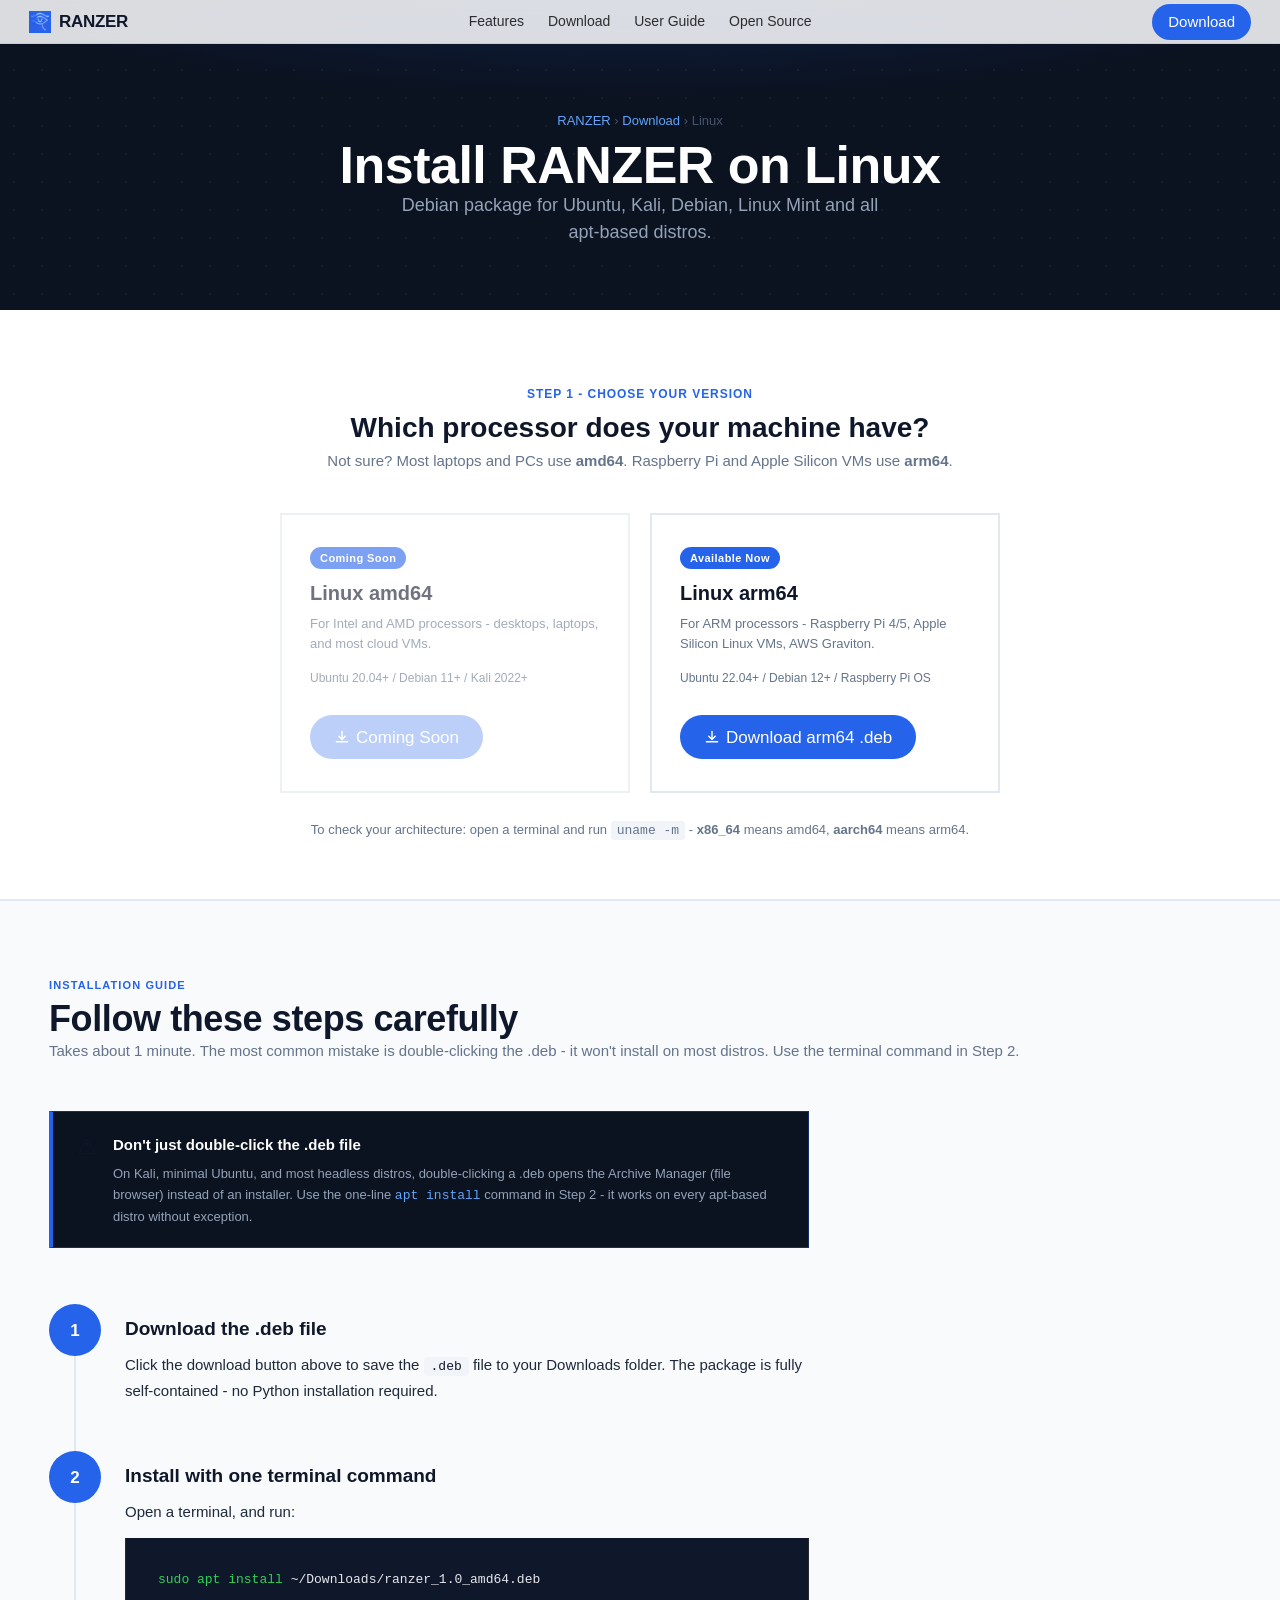
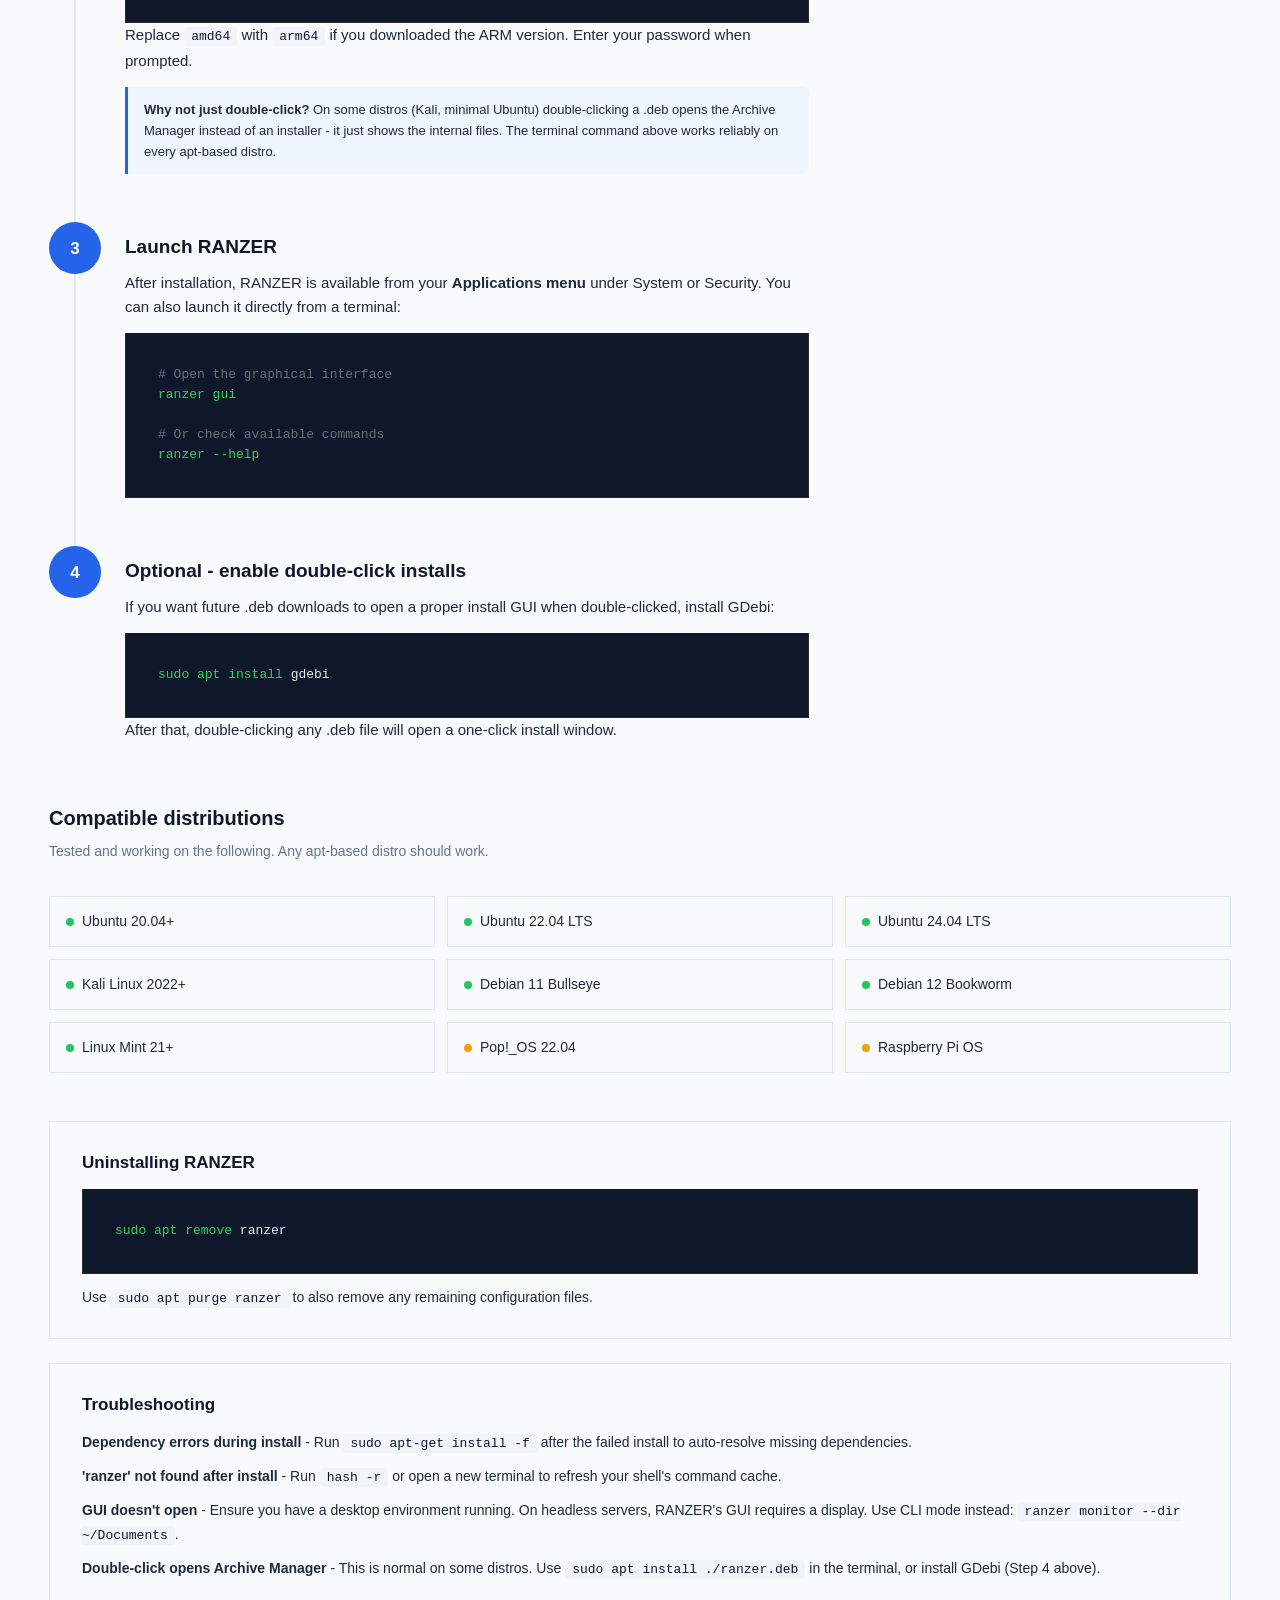
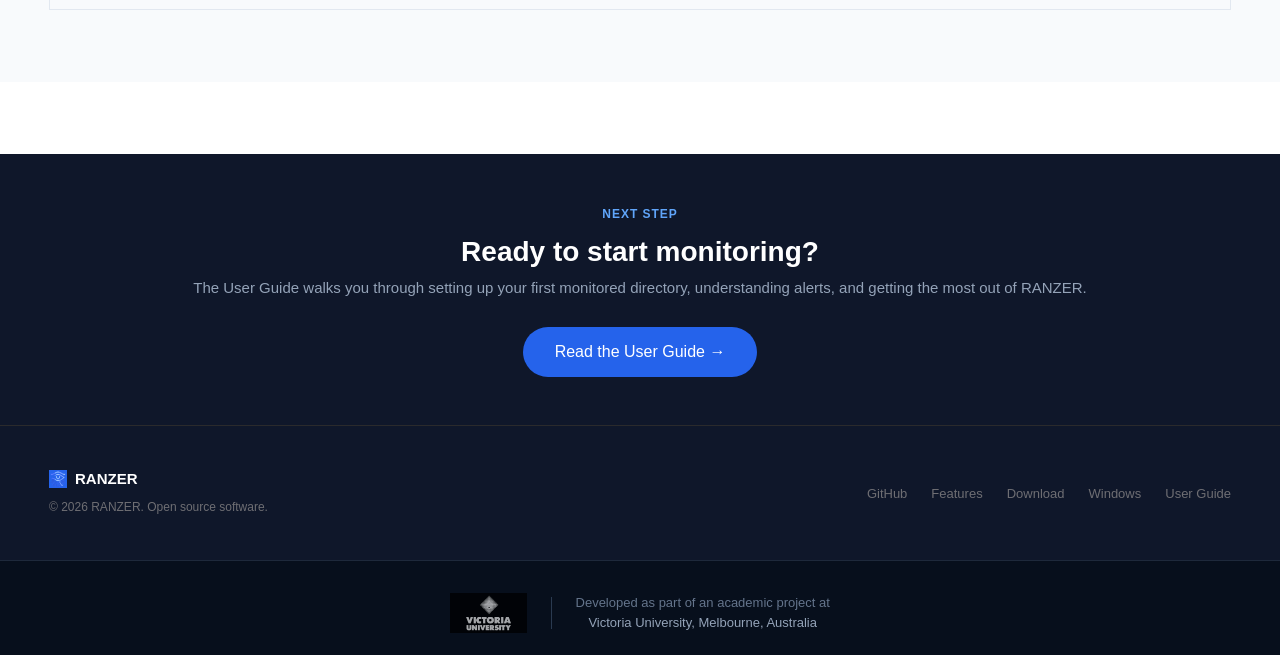
<file: install-linux.html>
<!DOCTYPE html>
<html lang="en">
<head>
  <meta charset="UTF-8" />
  <meta name="viewport" content="width=device-width, initial-scale=1.0" />
  <title>Install RANZER on Linux - RANZER</title>
  <meta name="description" content="Download and install RANZER on Ubuntu, Debian, Kali or any apt-based Linux. amd64 and arm64 packages available." />
  <link rel="stylesheet" href="style.css" />
  <style>
    .install-hero {
      padding-top: calc(44px + 64px);
      padding-bottom: 64px;
      background-color: #0B1220;
      background-image:
        radial-gradient(ellipse 80% 60% at 50% -10%, rgba(37,99,235,0.18) 0%, transparent 70%),
        radial-gradient(circle, rgba(255,255,255,0.06) 1px, transparent 1px);
      background-size: 100% 100%, 28px 28px;
      text-align: center;
    }
    .breadcrumb { font-size: 13px; color: #475569; margin-bottom: 20px; }
    .breadcrumb a { color: #60A5FA; }
    .breadcrumb a:hover { text-decoration: underline; }
    .install-hero-title {
      font-family: var(--font-display);
      font-size: clamp(28px, 5vw, 52px);
      font-weight: 600;
      color: #fff;
      letter-spacing: -0.5px;
      margin-bottom: 14px;
    }
    .install-hero-sub {
      font-size: 18px;
      color: #94A3B8;
      max-width: 500px;
      margin: 0 auto;
      line-height: 27px;
    }

    /* ── Arch selector ─────────────────────────────────────── */
    .arch-section {
      padding: 72px 0 56px;
      border-bottom: 1px solid var(--surface);
    }
    .arch-label {
      font-size: 12px;
      font-weight: 600;
      text-transform: uppercase;
      letter-spacing: 0.08em;
      color: var(--primary);
      margin-bottom: 8px;
    }
    .arch-heading {
      font-family: var(--font-display);
      font-size: 28px;
      font-weight: 600;
      color: var(--text-dom);
      margin-bottom: 8px;
    }
    .arch-sub { font-size: 15px; color: var(--text-ter); margin-bottom: 40px; }
    .arch-cards {
      display: grid;
      grid-template-columns: 1fr 1fr;
      gap: 20px;
      max-width: 720px;
      margin: 0 auto;
    }
    .arch-card {
      border: 2px solid var(--surface);
      padding: 32px 28px;
      transition: border-color 0.2s, box-shadow 0.2s;
      text-align: left;
      display: flex;
      flex-direction: column;
      gap: 8px;
    }
    .arch-card:hover { border-color: var(--primary); box-shadow: 0 0 0 3px rgba(37,99,235,0.08); }
    .arch-card-badge {
      display: inline-flex;
      align-items: center;
      height: 22px;
      padding: 0 10px;
      border-radius: 50px;
      background: #EFF6FF;
      font-size: 11px;
      font-weight: 600;
      color: var(--primary);
      letter-spacing: 0.04em;
      margin-bottom: 4px;
      align-self: flex-start;
    }
    .arch-card-badge.recommended { background: var(--primary); color: #fff; }
    .arch-card h3 {
      font-family: var(--font-display);
      font-size: 20px;
      font-weight: 600;
      color: var(--text-dom);
    }
    .arch-card p { font-size: 13px; color: var(--text-ter); line-height: 20px; flex: 1; }
    .arch-card .btn { margin-top: 16px; align-self: flex-start; }
    .arch-card-meta { font-size: 12px; color: var(--text-ter); margin-top: 4px; }

    /* ── Steps ─────────────────────────────────────────────── */
    .steps-section { padding: 72px 0; background: #F8FAFC; border-top: 1px solid var(--surface); }
    .steps-read-banner {
      display: flex;
      align-items: flex-start;
      gap: 16px;
      background: #0B1220;
      border: 1px solid rgba(37,99,235,0.35);
      border-left: 4px solid var(--primary);
      padding: 20px 24px;
      margin-bottom: 56px;
      max-width: 760px;
    }
    .steps-read-banner-icon { font-size: 22px; flex-shrink: 0; margin-top: 2px; }
    .steps-read-banner h4 {
      font-family: var(--font-display);
      font-size: 15px;
      font-weight: 700;
      color: #fff;
      margin-bottom: 6px;
    }
    .steps-read-banner p { font-size: 13px; color: #94A3B8; line-height: 21px; }
    .steps-section-label {
      font-size: 11px;
      font-weight: 700;
      text-transform: uppercase;
      letter-spacing: 0.1em;
      color: var(--primary);
      margin-bottom: 8px;
    }
    .steps-section-title {
      font-family: var(--font-display);
      font-size: 36px;
      font-weight: 700;
      color: var(--text-dom);
      margin-bottom: 8px;
      letter-spacing: -0.4px;
    }
    .steps-section-sub {
      font-size: 15px;
      color: var(--text-ter);
      margin-bottom: 48px;
      line-height: 24px;
    }
    .guide-steps { display: flex; flex-direction: column; gap: 0; max-width: 760px; }
    .guide-step {
      display: grid;
      grid-template-columns: 52px 1fr;
      gap: 0 24px;
      position: relative;
    }
    .step-line {
      position: absolute;
      left: 25px; top: 52px; bottom: -1px;
      width: 2px;
      background: var(--surface);
    }
    .step-num {
      width: 52px; height: 52px;
      border-radius: 50%;
      background: var(--primary);
      color: #fff;
      font-family: var(--font-display);
      font-size: 17px;
      font-weight: 600;
      display: flex;
      align-items: center;
      justify-content: center;
      flex-shrink: 0;
      position: relative;
      z-index: 1;
    }
    .step-body { padding-bottom: 48px; }
    .guide-step:last-child .step-body { padding-bottom: 0; }
    .step-body h3 {
      font-family: var(--font-display);
      font-size: 19px;
      font-weight: 600;
      color: var(--text-dom);
      margin-top: 12px;
      margin-bottom: 12px;
    }
    .step-body p { font-size: 15px; line-height: 24px; color: var(--text-sec); margin-bottom: 12px; }
    .step-body p:last-child { margin-bottom: 0; }
    .inline-code {
      font-family: "SF Mono", "Fira Code", Menlo, monospace;
      font-size: 13px;
      background: #F1F5F9;
      padding: 2px 7px;
      border-radius: 4px;
      color: var(--text-dom);
    }
    .note {
      background: #EFF6FF;
      border-left: 3px solid var(--primary);
      padding: 12px 16px;
      border-radius: 0 6px 6px 0;
      font-size: 13px;
      color: var(--text-sec);
      line-height: 21px;
      margin-top: 14px;
    }
    .step-body .code-block { margin-top: 14px; }

    /* ── Info boxes ─────────────────────────────────────────── */
    .info-box {
      padding: 28px 32px;
      border: 1px solid var(--surface);
      margin-top: 24px;
    }
    .info-box h3 {
      font-family: var(--font-display);
      font-size: 17px;
      font-weight: 600;
      color: var(--text-dom);
      margin-bottom: 14px;
    }
    .info-box p { font-size: 14px; line-height: 22px; color: var(--text-sec); margin-bottom: 10px; }
    .info-box p:last-child { margin-bottom: 0; }

    /* ── Distro compatibility ───────────────────────────────── */
    .distro-grid {
      display: grid;
      grid-template-columns: repeat(3, 1fr);
      gap: 12px;
      margin-top: 32px;
    }
    .distro-pill {
      display: flex;
      align-items: center;
      gap: 8px;
      padding: 12px 16px;
      border: 1px solid var(--surface);
      font-size: 14px;
      color: var(--text-sec);
    }
    .distro-dot { width: 8px; height: 8px; border-radius: 50%; background: #22C55E; flex-shrink: 0; }
    .distro-dot.partial { background: #F59E0B; }

    /* ── CTA ────────────────────────────────────────────────── */
    .how-to-use-cta {
      margin: 72px 0 0;
      padding: 48px;
      background: var(--dark-surface);
      text-align: center;
    }
    .how-to-use-cta p.label {
      font-size: 12px;
      font-weight: 600;
      text-transform: uppercase;
      letter-spacing: 0.08em;
      color: #60A5FA;
      margin-bottom: 12px;
    }
    .how-to-use-cta h2 {
      font-family: var(--font-display);
      font-size: 28px;
      font-weight: 600;
      color: #fff;
      margin-bottom: 12px;
    }
    .how-to-use-cta p.sub { font-size: 15px; color: #94A3B8; margin-bottom: 28px; line-height: 23px; }

    @media (max-width: 767px) {
      .arch-cards { grid-template-columns: 1fr; }
      .distro-grid { grid-template-columns: 1fr 1fr; }
      .install-hero { padding-top: calc(44px + 36px); padding-bottom: 48px; }
      .how-to-use-cta { padding: 36px 24px; }
      .info-box { padding: 20px; }
    }
  </style>
</head>
<body>

<!-- ── Nav ──────────────────────────────────────────────── -->
<nav class="nav scrolled" id="nav">
  <div class="nav-inner">
    <a href="index.html" class="nav-logo">
      <img src="assets/logo_30_blue.png" alt="RANZER" class="nav-logo-img" />
      RANZER
    </a>
    <ul class="nav-links">
      <li><a href="index.html#features">Features</a></li>
      <li><a href="download.html">Download</a></li>
      <li><a href="how-to-use.html">User Guide</a></li>
      <li><a href="open-source.html">Open Source</a></li>
    </ul>
    <div class="nav-actions">
      <a href="index.html#download" class="btn btn-primary btn-sm">Download</a>
    </div>
    <button class="nav-hamburger" id="hamburger" aria-label="Open menu">
      <svg viewBox="0 0 20 20" fill="none" stroke="currentColor" stroke-width="1.8" stroke-linecap="round">
        <line x1="3" y1="6"  x2="17" y2="6"/>
        <line x1="3" y1="10" x2="17" y2="10"/>
        <line x1="3" y1="14" x2="17" y2="14"/>
      </svg>
    </button>
  </div>
</nav>
<div class="nav-drawer" id="drawer">
  <a href="index.html#features" class="drawer-link">Features</a>
  <a href="download.html"       class="drawer-link">Download</a>
  <a href="how-to-use.html"     class="drawer-link">User Guide</a>
  <a href="open-source.html"    class="drawer-link">Open Source</a>
  <a href="index.html#download" class="btn btn-primary drawer-cta">Download RANZER</a>
</div>


<!-- ── Hero ─────────────────────────────────────────────── -->
<div class="install-hero">
  <div class="container">
    <p class="breadcrumb">
      <a href="index.html">RANZER</a> &rsaquo;
      <a href="index.html#download">Download</a> &rsaquo;
      Linux
    </p>
    <h1 class="install-hero-title">Install RANZER on Linux</h1>
    <p class="install-hero-sub">Debian package for Ubuntu, Kali, Debian, Linux Mint and all apt-based distros.</p>
  </div>
</div>


<!-- ── Architecture selector ─────────────────────────────── -->
<section class="arch-section" id="download">
  <div class="container" style="text-align:center;">
    <p class="arch-label">Step 1 - Choose your version</p>
    <h2 class="arch-heading">Which processor does your machine have?</h2>
    <p class="arch-sub">Not sure? Most laptops and PCs use <strong>amd64</strong>. Raspberry Pi and Apple Silicon VMs use <strong>arm64</strong>.</p>

    <div class="arch-cards">

      <!-- amd64 -->
      <div class="arch-card" style="opacity:0.6;">
        <span class="arch-card-badge recommended">Coming Soon</span>
        <h3>Linux amd64</h3>
        <p>For Intel and AMD processors - desktops, laptops, and most cloud VMs.</p>
        <span class="arch-card-meta">Ubuntu 20.04+ / Debian 11+ / Kali 2022+</span>
        <a href="#" class="btn btn-primary" style="pointer-events:none; opacity:0.5;">
          <svg style="width:16px;height:16px;margin-right:6px;" viewBox="0 0 20 20" fill="none" stroke="currentColor" stroke-width="1.8" stroke-linecap="round"><path d="M10 3v10M6 9l4 4 4-4"/><path d="M3 16h14"/></svg>
          Coming Soon
        </a>
      </div>

      <!-- arm64 -->
      <div class="arch-card">
        <span class="arch-card-badge recommended">Available Now</span>
        <h3>Linux arm64</h3>
        <p>For ARM processors - Raspberry Pi 4/5, Apple Silicon Linux VMs, AWS Graviton.</p>
        <span class="arch-card-meta">Ubuntu 22.04+ / Debian 12+ / Raspberry Pi OS</span>
        <a href="https://github.com/RIVIRU05/Ranzer/releases/download/v1.0/ranzer_1.0_arm64.deb" class="btn btn-primary">
          <svg style="width:16px;height:16px;margin-right:6px;" viewBox="0 0 20 20" fill="none" stroke="currentColor" stroke-width="1.8" stroke-linecap="round"><path d="M10 3v10M6 9l4 4 4-4"/><path d="M3 16h14"/></svg>
          Download arm64 .deb
        </a>
      </div>

    </div>

    <p style="font-size:13px; color:var(--text-ter); margin-top:24px;">
      To check your architecture: open a terminal and run <span style="font-family:monospace; background:#F1F5F9; padding:2px 6px; border-radius:3px;">uname -m</span> - <strong>x86_64</strong> means amd64, <strong>aarch64</strong> means arm64.
    </p>
  </div>
</section>


<!-- ── Install steps ─────────────────────────────────────── -->
<section class="steps-section">
  <div class="container">
    <p class="steps-section-label">Installation Guide</p>
    <h2 class="steps-section-title">Follow these steps carefully</h2>
    <p class="steps-section-sub">Takes about 1 minute. The most common mistake is double-clicking the .deb - it won't install on most distros. Use the terminal command in Step 2.</p>

    <div class="steps-read-banner">
      <div class="steps-read-banner-icon">&#9888;</div>
      <div>
        <h4>Don't just double-click the .deb file</h4>
        <p>On Kali, minimal Ubuntu, and most headless distros, double-clicking a .deb opens the Archive Manager (file browser) instead of an installer. Use the one-line <span style="font-family:monospace; color:#60A5FA;">apt install</span> command in Step 2 - it works on every apt-based distro without exception.</p>
      </div>
    </div>

    <div class="guide-steps">

      <div class="guide-step">
        <div class="step-line"></div>
        <div class="step-num">1</div>
        <div class="step-body">
          <h3>Download the .deb file</h3>
          <p>Click the download button above to save the <span class="inline-code">.deb</span> file to your Downloads folder. The package is fully self-contained - no Python installation required.</p>
        </div>
      </div>

      <div class="guide-step">
        <div class="step-line"></div>
        <div class="step-num">2</div>
        <div class="step-body">
          <h3>Install with one terminal command</h3>
          <p>Open a terminal, and run:</p>
          <div class="code-block"><pre><span class="cmd">sudo apt install</span> ~/Downloads/ranzer_1.0_amd64.deb</pre></div>
          <p>Replace <span class="inline-code">amd64</span> with <span class="inline-code">arm64</span> if you downloaded the ARM version. Enter your password when prompted.</p>
          <div class="note">
            <strong>Why not just double-click?</strong> On some distros (Kali, minimal Ubuntu) double-clicking a .deb opens the Archive Manager instead of an installer - it just shows the internal files. The terminal command above works reliably on every apt-based distro.
          </div>
        </div>
      </div>

      <div class="guide-step">
        <div class="step-line"></div>
        <div class="step-num">3</div>
        <div class="step-body">
          <h3>Launch RANZER</h3>
          <p>After installation, RANZER is available from your <strong>Applications menu</strong> under System or Security. You can also launch it directly from a terminal:</p>
          <div class="code-block"><pre><span class="comment"># Open the graphical interface</span>
<span class="cmd">ranzer gui</span>

<span class="comment"># Or check available commands</span>
<span class="cmd">ranzer --help</span></pre></div>
        </div>
      </div>

      <div class="guide-step">
        <div class="step-num">4</div>
        <div class="step-body">
          <h3>Optional - enable double-click installs</h3>
          <p>If you want future .deb downloads to open a proper install GUI when double-clicked, install GDebi:</p>
          <div class="code-block"><pre><span class="cmd">sudo apt install</span> gdebi</pre></div>
          <p>After that, double-clicking any .deb file will open a one-click install window.</p>
        </div>
      </div>

    </div><!-- /guide-steps -->

    <!-- Compatible distros -->
    <div style="margin-top: 64px;">
      <h3 style="font-family:var(--font-display); font-size:20px; font-weight:600; color:var(--text-dom); margin-bottom:8px;">Compatible distributions</h3>
      <p style="font-size:14px; color:var(--text-ter); margin-bottom:0;">Tested and working on the following. Any apt-based distro should work.</p>
      <div class="distro-grid">
        <div class="distro-pill"><span class="distro-dot"></span> Ubuntu 20.04+</div>
        <div class="distro-pill"><span class="distro-dot"></span> Ubuntu 22.04 LTS</div>
        <div class="distro-pill"><span class="distro-dot"></span> Ubuntu 24.04 LTS</div>
        <div class="distro-pill"><span class="distro-dot"></span> Kali Linux 2022+</div>
        <div class="distro-pill"><span class="distro-dot"></span> Debian 11 Bullseye</div>
        <div class="distro-pill"><span class="distro-dot"></span> Debian 12 Bookworm</div>
        <div class="distro-pill"><span class="distro-dot"></span> Linux Mint 21+</div>
        <div class="distro-pill"><span class="distro-dot partial"></span> Pop!_OS 22.04</div>
        <div class="distro-pill"><span class="distro-dot partial"></span> Raspberry Pi OS</div>
      </div>
    </div>

    <!-- Uninstall -->
    <div class="info-box" style="margin-top: 48px; background: #F8FAFC;">
      <h3>Uninstalling RANZER</h3>
      <div class="code-block" style="margin-top:0;"><pre><span class="cmd">sudo apt remove</span> ranzer</pre></div>
      <p style="margin-top:12px;">Use <span class="inline-code">sudo apt purge ranzer</span> to also remove any remaining configuration files.</p>
    </div>

    <!-- Troubleshoot -->
    <div class="info-box">
      <h3>Troubleshooting</h3>
      <p><strong>Dependency errors during install</strong> - Run <span class="inline-code">sudo apt-get install -f</span> after the failed install to auto-resolve missing dependencies.</p>
      <p><strong>'ranzer' not found after install</strong> - Run <span class="inline-code">hash -r</span> or open a new terminal to refresh your shell's command cache.</p>
      <p><strong>GUI doesn't open</strong> - Ensure you have a desktop environment running. On headless servers, RANZER's GUI requires a display. Use CLI mode instead: <span class="inline-code">ranzer monitor --dir ~/Documents</span>.</p>
      <p><strong>Double-click opens Archive Manager</strong> - This is normal on some distros. Use <span class="inline-code">sudo apt install ./ranzer.deb</span> in the terminal, or install GDebi (Step 4 above).</p>
    </div>

  </div>
</section>


<!-- ── How to use CTA ────────────────────────────────────── -->
<div class="how-to-use-cta">
  <div class="container">
    <p class="label">Next Step</p>
    <h2>Ready to start monitoring?</h2>
    <p class="sub">The User Guide walks you through setting up your first monitored directory, understanding alerts, and getting the most out of RANZER.</p>
    <a href="how-to-use.html" class="btn btn-primary" style="font-size:16px; height:50px; padding: 0 32px;">
      Read the User Guide →
    </a>
  </div>
</div>


<!-- ── Footer ───────────────────────────────────────────── -->
<footer class="footer">
  <div class="container">
    <div class="footer-inner">
      <div>
        <div class="footer-logo">
          <img src="assets/logo_30_blue.png" alt="RANZER" class="footer-logo-img" />
          RANZER
        </div>
        <p class="footer-copy">© 2026 RANZER. Open source software.</p>
      </div>
      <nav class="footer-nav">
        <a href="https://github.com/RIVIRU05/Ranzer" target="_blank" rel="noopener">GitHub</a>
        <a href="index.html#features">Features</a>
        <a href="index.html#download">Download</a>
        <a href="install-windows.html">Windows</a>
        <a href="how-to-use.html">User Guide</a>
      </nav>
    </div>
  </div>
</footer>

<div class="attribution">
  <div class="attribution-inner">
    <img src="assets/vu_logo.png" alt="Victoria University Australia" class="attribution-logo" />
    <div class="attribution-divider"></div>
    <p class="attribution-text">
      Developed as part of an academic project at<br>
      <strong>Victoria University, Melbourne, Australia</strong>
    </p>
  </div>
</div>

<script>
  const hamburger = document.getElementById('hamburger');
  const drawer    = document.getElementById('drawer');
  hamburger.addEventListener('click', () => {
    const open = drawer.classList.toggle('open');
    hamburger.setAttribute('aria-expanded', open);
    document.body.style.overflow = open ? 'hidden' : '';
  });
  drawer.querySelectorAll('a').forEach(l => l.addEventListener('click', () => {
    drawer.classList.remove('open');
    document.body.style.overflow = '';
  }));
  document.addEventListener('keydown', e => {
    if (e.key === 'Escape') { drawer.classList.remove('open'); document.body.style.overflow = ''; }
  });
  const observer = new IntersectionObserver(entries => {
    entries.forEach(e => { if (e.isIntersecting) { e.target.classList.add('visible'); observer.unobserve(e.target); } });
  }, { threshold: 0.1 });
  document.querySelectorAll('.fade-in').forEach(el => observer.observe(el));
</script>
</body>
</html>
</file>
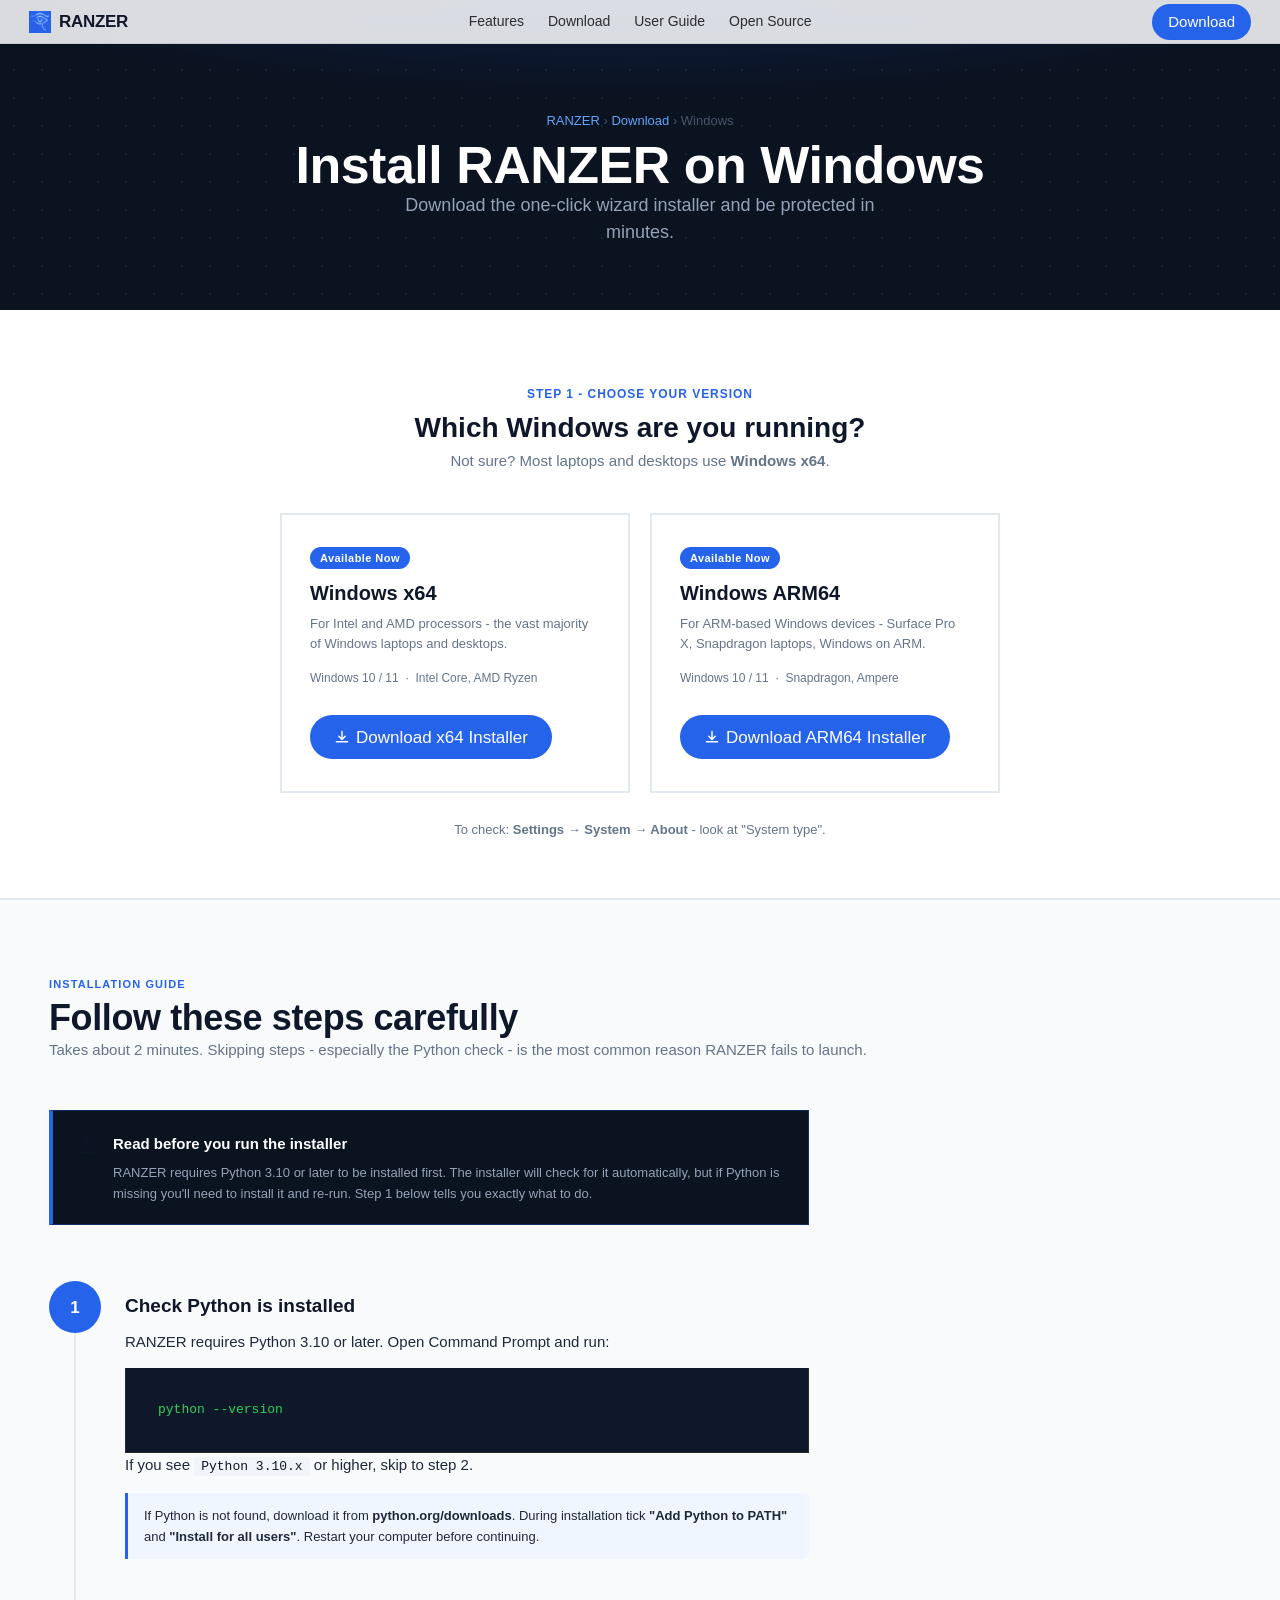
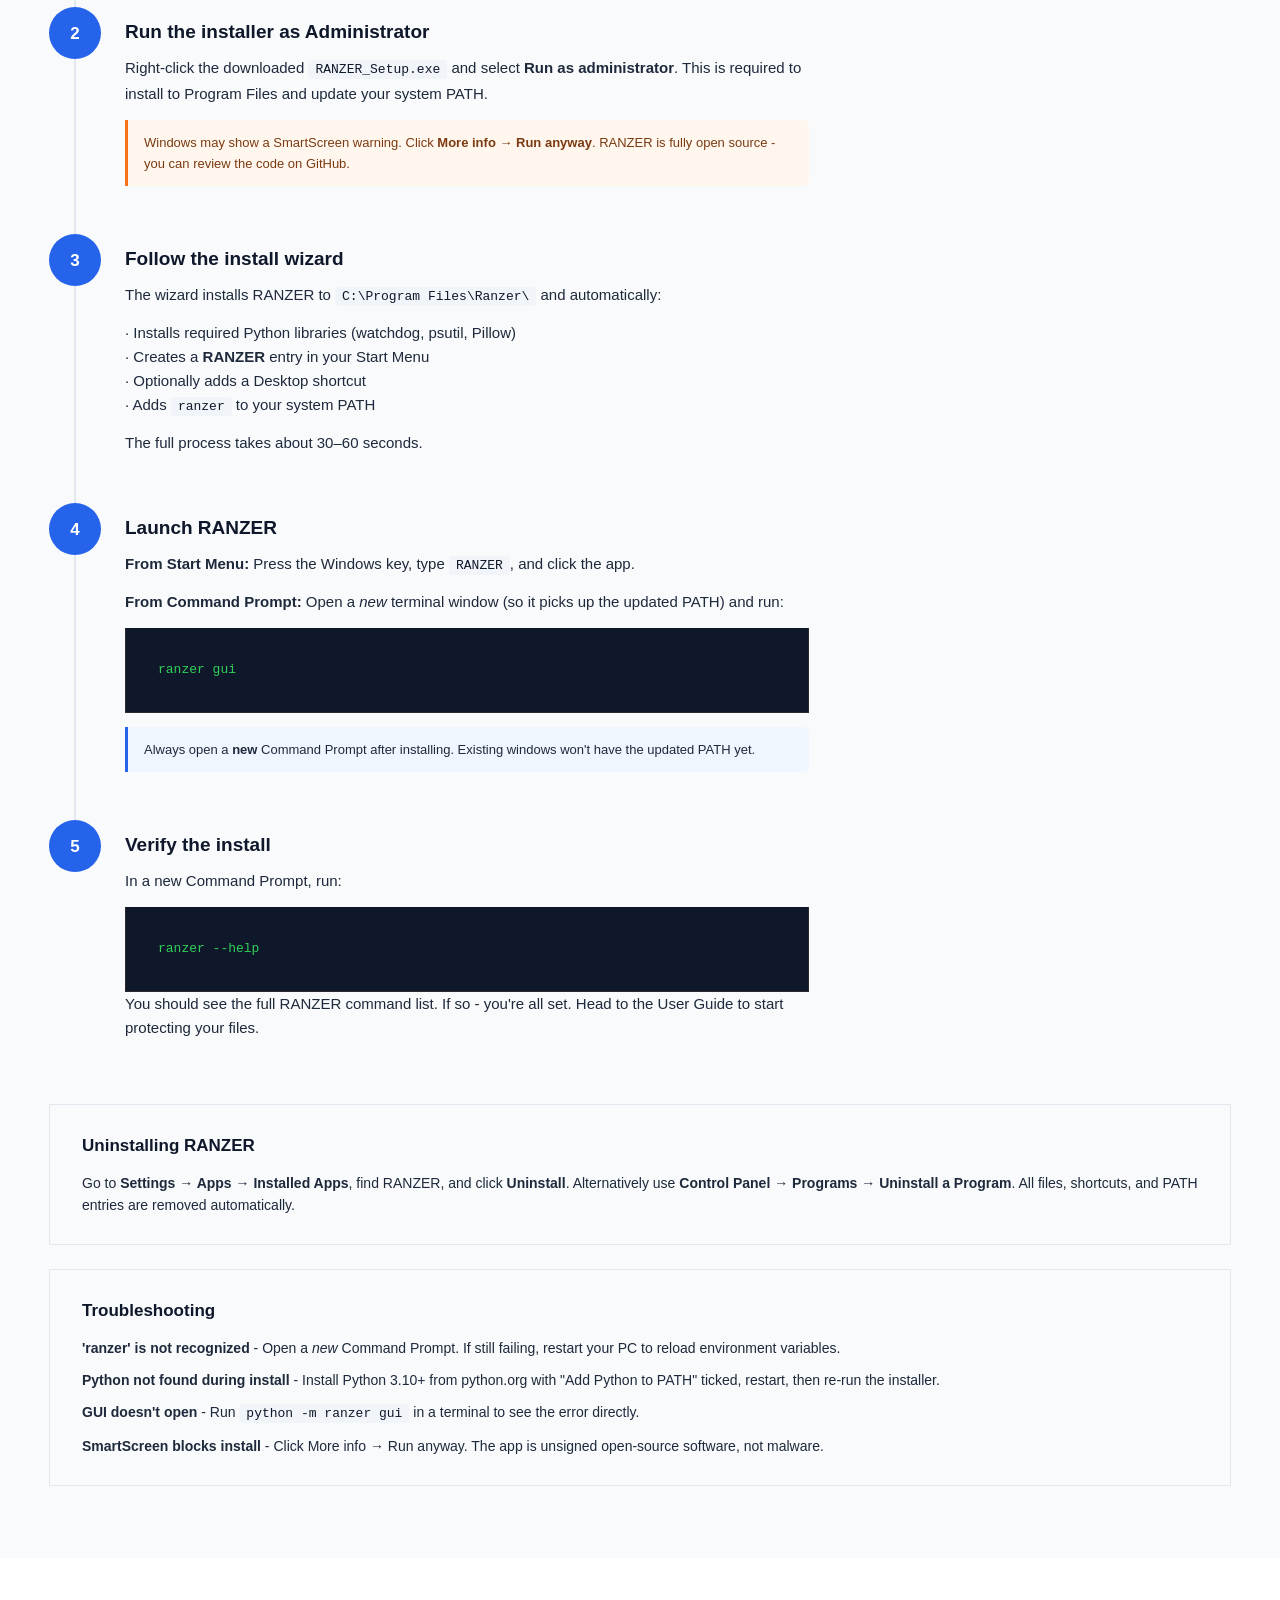
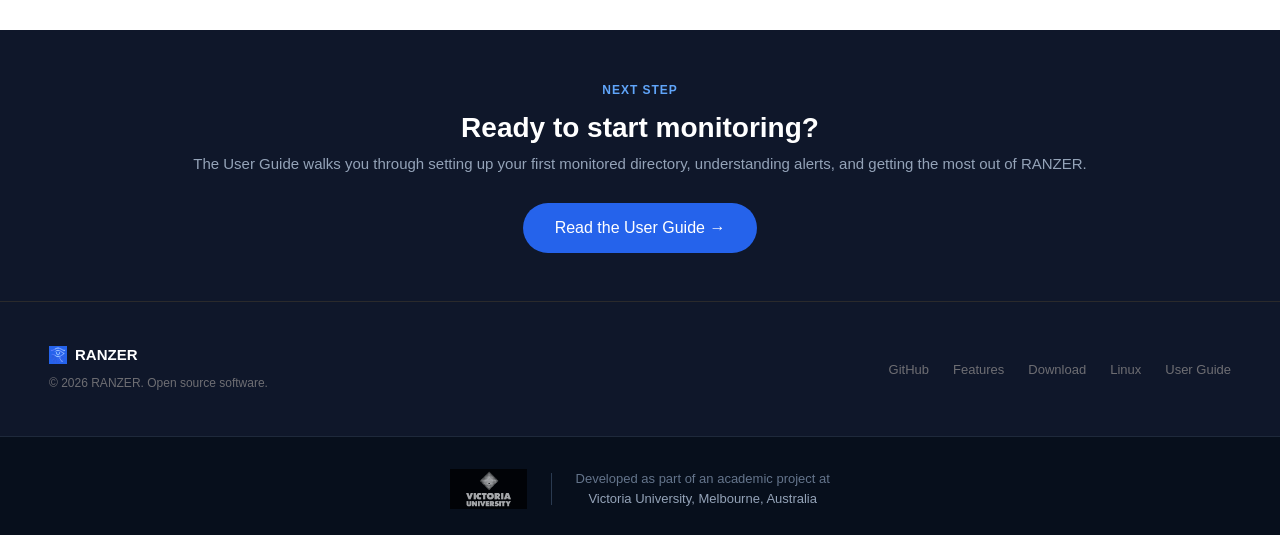
<file: install-windows.html>
<!DOCTYPE html>
<html lang="en">
<head>
  <meta charset="UTF-8" />
  <meta name="viewport" content="width=device-width, initial-scale=1.0" />
  <title>Install RANZER on Windows - RANZER</title>
  <meta name="description" content="Download and install RANZER on Windows 10 or 11. Step-by-step guide for x64 and ARM64." />
  <link rel="stylesheet" href="style.css" />
  <style>
    .install-hero {
      padding-top: calc(44px + 64px);
      padding-bottom: 64px;
      background-color: #0B1220;
      background-image:
        radial-gradient(ellipse 80% 60% at 50% -10%, rgba(37,99,235,0.18) 0%, transparent 70%),
        radial-gradient(circle, rgba(255,255,255,0.06) 1px, transparent 1px);
      background-size: 100% 100%, 28px 28px;
      text-align: center;
    }
    .breadcrumb { font-size: 13px; color: #475569; margin-bottom: 20px; }
    .breadcrumb a { color: #60A5FA; }
    .breadcrumb a:hover { text-decoration: underline; }
    .install-hero-title {
      font-family: var(--font-display);
      font-size: clamp(28px, 5vw, 52px);
      font-weight: 600;
      color: #fff;
      letter-spacing: -0.5px;
      margin-bottom: 14px;
    }
    .install-hero-sub {
      font-size: 18px;
      color: #94A3B8;
      max-width: 500px;
      margin: 0 auto;
      line-height: 27px;
    }

    /* ── Arch selector ─────────────────────────────────────── */
    .arch-section {
      padding: 72px 0 56px;
      border-bottom: 1px solid var(--surface);
    }
    .arch-label {
      font-size: 12px;
      font-weight: 600;
      text-transform: uppercase;
      letter-spacing: 0.08em;
      color: var(--primary);
      margin-bottom: 8px;
    }
    .arch-heading {
      font-family: var(--font-display);
      font-size: 28px;
      font-weight: 600;
      color: var(--text-dom);
      margin-bottom: 8px;
    }
    .arch-sub {
      font-size: 15px;
      color: var(--text-ter);
      margin-bottom: 40px;
    }
    .arch-cards {
      display: grid;
      grid-template-columns: 1fr 1fr;
      gap: 20px;
      max-width: 720px;
      margin: 0 auto;
    }
    .arch-card {
      border: 2px solid var(--surface);
      padding: 32px 28px;
      cursor: pointer;
      transition: border-color 0.2s, box-shadow 0.2s;
      text-align: left;
      display: flex;
      flex-direction: column;
      gap: 8px;
    }
    .arch-card:hover { border-color: var(--primary); box-shadow: 0 0 0 3px rgba(37,99,235,0.08); }
    .arch-card-badge {
      display: inline-flex;
      align-items: center;
      height: 22px;
      padding: 0 10px;
      border-radius: 50px;
      background: #EFF6FF;
      font-size: 11px;
      font-weight: 600;
      color: var(--primary);
      letter-spacing: 0.04em;
      margin-bottom: 4px;
      align-self: flex-start;
    }
    .arch-card-badge.recommended { background: var(--primary); color: #fff; }
    .arch-card h3 {
      font-family: var(--font-display);
      font-size: 20px;
      font-weight: 600;
      color: var(--text-dom);
    }
    .arch-card p {
      font-size: 13px;
      color: var(--text-ter);
      line-height: 20px;
      flex: 1;
    }
    .arch-card .btn { margin-top: 16px; align-self: flex-start; }
    .arch-card-meta { font-size: 12px; color: var(--text-ter); margin-top: 4px; }

    /* ── Steps ─────────────────────────────────────────────── */
    .steps-section { padding: 72px 0; background: #F8FAFC; border-top: 1px solid var(--surface); }
    .steps-read-banner {
      display: flex;
      align-items: flex-start;
      gap: 16px;
      background: #0B1220;
      border: 1px solid rgba(37,99,235,0.35);
      border-left: 4px solid var(--primary);
      padding: 20px 24px;
      margin-bottom: 56px;
      max-width: 760px;
    }
    .steps-read-banner-icon {
      font-size: 22px;
      flex-shrink: 0;
      margin-top: 2px;
    }
    .steps-read-banner h4 {
      font-family: var(--font-display);
      font-size: 15px;
      font-weight: 700;
      color: #fff;
      margin-bottom: 6px;
    }
    .steps-read-banner p {
      font-size: 13px;
      color: #94A3B8;
      line-height: 21px;
    }
    .steps-section-label {
      font-size: 11px;
      font-weight: 700;
      text-transform: uppercase;
      letter-spacing: 0.1em;
      color: var(--primary);
      margin-bottom: 8px;
    }
    .steps-section-title {
      font-family: var(--font-display);
      font-size: 36px;
      font-weight: 700;
      color: var(--text-dom);
      margin-bottom: 8px;
      letter-spacing: -0.4px;
    }
    .steps-section-sub {
      font-size: 15px;
      color: var(--text-ter);
      margin-bottom: 48px;
      line-height: 24px;
    }
    .guide-steps { display: flex; flex-direction: column; gap: 0; max-width: 760px; }
    .guide-step {
      display: grid;
      grid-template-columns: 52px 1fr;
      gap: 0 24px;
      position: relative;
    }
    .step-line {
      position: absolute;
      left: 25px;
      top: 52px;
      bottom: -1px;
      width: 2px;
      background: var(--surface);
    }
    .step-num {
      width: 52px;
      height: 52px;
      border-radius: 50%;
      background: var(--primary);
      color: #fff;
      font-family: var(--font-display);
      font-size: 17px;
      font-weight: 600;
      display: flex;
      align-items: center;
      justify-content: center;
      flex-shrink: 0;
      position: relative;
      z-index: 1;
    }
    .step-body { padding-bottom: 48px; }
    .guide-step:last-child .step-body { padding-bottom: 0; }
    .step-body h3 {
      font-family: var(--font-display);
      font-size: 19px;
      font-weight: 600;
      color: var(--text-dom);
      margin-top: 12px;
      margin-bottom: 12px;
    }
    .step-body p {
      font-size: 15px;
      line-height: 24px;
      color: var(--text-sec);
      margin-bottom: 12px;
    }
    .step-body p:last-child { margin-bottom: 0; }
    .inline-code {
      font-family: "SF Mono", "Fira Code", Menlo, monospace;
      font-size: 13px;
      background: #F1F5F9;
      padding: 2px 7px;
      border-radius: 4px;
      color: var(--text-dom);
    }
    .note {
      background: #EFF6FF;
      border-left: 3px solid var(--primary);
      padding: 12px 16px;
      border-radius: 0 6px 6px 0;
      font-size: 13px;
      color: var(--text-sec);
      line-height: 21px;
      margin-top: 14px;
    }
    .warn {
      background: #FFF7ED;
      border-left: 3px solid #F97316;
      padding: 12px 16px;
      border-radius: 0 6px 6px 0;
      font-size: 13px;
      color: #7C3A12;
      line-height: 21px;
      margin-top: 14px;
    }
    .step-body .code-block { margin-top: 14px; border-radius: 0; }

    /* ── Troubleshoot & uninstall ───────────────────────────── */
    .info-box {
      padding: 28px 32px;
      border: 1px solid var(--surface);
      margin-top: 24px;
    }
    .info-box h3 {
      font-family: var(--font-display);
      font-size: 17px;
      font-weight: 600;
      color: var(--text-dom);
      margin-bottom: 14px;
    }
    .info-box p {
      font-size: 14px;
      line-height: 22px;
      color: var(--text-sec);
      margin-bottom: 10px;
    }
    .info-box p:last-child { margin-bottom: 0; }

    /* ── How to use CTA ─────────────────────────────────────── */
    .how-to-use-cta {
      margin: 72px 0 0;
      padding: 48px;
      background: var(--dark-surface);
      text-align: center;
    }
    .how-to-use-cta p.label {
      font-size: 12px;
      font-weight: 600;
      text-transform: uppercase;
      letter-spacing: 0.08em;
      color: #60A5FA;
      margin-bottom: 12px;
    }
    .how-to-use-cta h2 {
      font-family: var(--font-display);
      font-size: 28px;
      font-weight: 600;
      color: #fff;
      margin-bottom: 12px;
    }
    .how-to-use-cta p.sub {
      font-size: 15px;
      color: #94A3B8;
      margin-bottom: 28px;
      line-height: 23px;
    }

    @media (max-width: 767px) {
      .arch-cards { grid-template-columns: 1fr; }
      .install-hero { padding-top: calc(44px + 36px); padding-bottom: 48px; }
      .how-to-use-cta { padding: 36px 24px; }
      .info-box { padding: 20px; }
    }
  </style>
</head>
<body>

<!-- ── Nav ──────────────────────────────────────────────── -->
<nav class="nav scrolled" id="nav">
  <div class="nav-inner">
    <a href="index.html" class="nav-logo">
      <img src="assets/logo_30_blue.png" alt="RANZER" class="nav-logo-img" />
      RANZER
    </a>
    <ul class="nav-links">
      <li><a href="index.html#features">Features</a></li>
      <li><a href="download.html">Download</a></li>
      <li><a href="how-to-use.html">User Guide</a></li>
      <li><a href="open-source.html">Open Source</a></li>
    </ul>
    <div class="nav-actions">
      <a href="index.html#download" class="btn btn-primary btn-sm">Download</a>
    </div>
    <button class="nav-hamburger" id="hamburger" aria-label="Open menu">
      <svg viewBox="0 0 20 20" fill="none" stroke="currentColor" stroke-width="1.8" stroke-linecap="round">
        <line x1="3" y1="6"  x2="17" y2="6"/>
        <line x1="3" y1="10" x2="17" y2="10"/>
        <line x1="3" y1="14" x2="17" y2="14"/>
      </svg>
    </button>
  </div>
</nav>
<div class="nav-drawer" id="drawer">
  <a href="index.html#features" class="drawer-link">Features</a>
  <a href="download.html"       class="drawer-link">Download</a>
  <a href="how-to-use.html"     class="drawer-link">User Guide</a>
  <a href="open-source.html"    class="drawer-link">Open Source</a>
  <a href="index.html#download" class="btn btn-primary drawer-cta">Download RANZER</a>
</div>


<!-- ── Hero ─────────────────────────────────────────────── -->
<div class="install-hero">
  <div class="container">
    <p class="breadcrumb">
      <a href="index.html">RANZER</a> &rsaquo;
      <a href="index.html#download">Download</a> &rsaquo;
      Windows
    </p>
    <h1 class="install-hero-title">Install RANZER on Windows</h1>
    <p class="install-hero-sub">Download the one-click wizard installer and be protected in minutes.</p>
  </div>
</div>


<!-- ── Architecture selector ─────────────────────────────── -->
<section class="arch-section" id="download">
  <div class="container" style="text-align:center;">
    <p class="arch-label">Step 1 - Choose your version</p>
    <h2 class="arch-heading">Which Windows are you running?</h2>
    <p class="arch-sub">Not sure? Most laptops and desktops use <strong>Windows x64</strong>.</p>

    <div class="arch-cards">

      <!-- x64 -->
      <div class="arch-card">
        <span class="arch-card-badge recommended">Available Now</span>
        <h3>Windows x64</h3>
        <p>For Intel and AMD processors - the vast majority of Windows laptops and desktops.</p>
        <span class="arch-card-meta">Windows 10 / 11 &nbsp;·&nbsp; Intel Core, AMD Ryzen</span>
        <a href="https://github.com/RIVIRU05/Ranzer-VU-Windows/releases/download/v_1_0_Win_AMD/RANZER_Setup_1.0.0.exe" class="btn btn-primary">
          <svg style="width:16px;height:16px;margin-right:6px;" viewBox="0 0 20 20" fill="none" stroke="currentColor" stroke-width="1.8" stroke-linecap="round"><path d="M10 3v10M6 9l4 4 4-4"/><path d="M3 16h14"/></svg>
          Download x64 Installer
        </a>
      </div>

      <!-- ARM64 -->
      <div class="arch-card">
        <span class="arch-card-badge recommended">Available Now</span>
        <h3>Windows ARM64</h3>
        <p>For ARM-based Windows devices - Surface Pro X, Snapdragon laptops, Windows on ARM.</p>
        <span class="arch-card-meta">Windows 10 / 11 &nbsp;·&nbsp; Snapdragon, Ampere</span>
        <a href="https://github.com/RIVIRU05/Ranzer-VU-Windows/releases/download/v1.0/RANZER_Setup_1.0.0.exe" class="btn btn-primary">
          <svg style="width:16px;height:16px;margin-right:6px;" viewBox="0 0 20 20" fill="none" stroke="currentColor" stroke-width="1.8" stroke-linecap="round"><path d="M10 3v10M6 9l4 4 4-4"/><path d="M3 16h14"/></svg>
          Download ARM64 Installer
        </a>
      </div>

    </div>

    <p style="font-size:13px; color:var(--text-ter); margin-top:24px;">
      To check: <strong>Settings → System → About</strong> - look at "System type".
    </p>
  </div>
</section>


<!-- ── Install steps ─────────────────────────────────────── -->
<section class="steps-section">
  <div class="container">
    <p class="steps-section-label">Installation Guide</p>
    <h2 class="steps-section-title">Follow these steps carefully</h2>
    <p class="steps-section-sub">Takes about 2 minutes. Skipping steps - especially the Python check - is the most common reason RANZER fails to launch.</p>

    <div class="steps-read-banner">
      <div class="steps-read-banner-icon">&#9888;</div>
      <div>
        <h4>Read before you run the installer</h4>
        <p>RANZER requires Python 3.10 or later to be installed first. The installer will check for it automatically, but if Python is missing you'll need to install it and re-run. Step 1 below tells you exactly what to do.</p>
      </div>
    </div>

    <div class="guide-steps">

      <div class="guide-step">
        <div class="step-line"></div>
        <div class="step-num">1</div>
        <div class="step-body">
          <h3>Check Python is installed</h3>
          <p>RANZER requires Python 3.10 or later. Open Command Prompt and run:</p>
          <div class="code-block"><pre><span class="cmd">python --version</span></pre></div>
          <p>If you see <span class="inline-code">Python 3.10.x</span> or higher, skip to step 2.</p>
          <div class="note">
            If Python is not found, download it from <strong>python.org/downloads</strong>. During installation tick <strong>"Add Python to PATH"</strong> and <strong>"Install for all users"</strong>. Restart your computer before continuing.
          </div>
        </div>
      </div>

      <div class="guide-step">
        <div class="step-line"></div>
        <div class="step-num">2</div>
        <div class="step-body">
          <h3>Run the installer as Administrator</h3>
          <p>Right-click the downloaded <span class="inline-code">RANZER_Setup.exe</span> and select <strong>Run as administrator</strong>. This is required to install to Program Files and update your system PATH.</p>
          <div class="warn">
            Windows may show a SmartScreen warning. Click <strong>More info → Run anyway</strong>. RANZER is fully open source - you can review the code on GitHub.
          </div>
        </div>
      </div>

      <div class="guide-step">
        <div class="step-line"></div>
        <div class="step-num">3</div>
        <div class="step-body">
          <h3>Follow the install wizard</h3>
          <p>The wizard installs RANZER to <span class="inline-code">C:\Program Files\Ranzer\</span> and automatically:</p>
          <p>
            · Installs required Python libraries (watchdog, psutil, Pillow)<br>
            · Creates a <strong>RANZER</strong> entry in your Start Menu<br>
            · Optionally adds a Desktop shortcut<br>
            · Adds <span class="inline-code">ranzer</span> to your system PATH
          </p>
          <p>The full process takes about 30–60 seconds.</p>
        </div>
      </div>

      <div class="guide-step">
        <div class="step-line"></div>
        <div class="step-num">4</div>
        <div class="step-body">
          <h3>Launch RANZER</h3>
          <p><strong>From Start Menu:</strong> Press the Windows key, type <span class="inline-code">RANZER</span>, and click the app.</p>
          <p><strong>From Command Prompt:</strong> Open a <em>new</em> terminal window (so it picks up the updated PATH) and run:</p>
          <div class="code-block"><pre><span class="cmd">ranzer gui</span></pre></div>
          <div class="note">Always open a <strong>new</strong> Command Prompt after installing. Existing windows won't have the updated PATH yet.
          </div>
        </div>
      </div>

      <div class="guide-step">
        <div class="step-num">5</div>
        <div class="step-body">
          <h3>Verify the install</h3>
          <p>In a new Command Prompt, run:</p>
          <div class="code-block"><pre><span class="cmd">ranzer --help</span></pre></div>
          <p>You should see the full RANZER command list. If so - you're all set. Head to the User Guide to start protecting your files.</p>
        </div>
      </div>

    </div><!-- /guide-steps -->

    <!-- Uninstall -->
    <div class="info-box" style="margin-top: 64px; background: #F8FAFC;">
      <h3>Uninstalling RANZER</h3>
      <p>Go to <strong>Settings → Apps → Installed Apps</strong>, find RANZER, and click <strong>Uninstall</strong>. Alternatively use <strong>Control Panel → Programs → Uninstall a Program</strong>. All files, shortcuts, and PATH entries are removed automatically.</p>
    </div>

    <!-- Troubleshoot -->
    <div class="info-box">
      <h3>Troubleshooting</h3>
      <p><strong>'ranzer' is not recognized</strong> - Open a <em>new</em> Command Prompt. If still failing, restart your PC to reload environment variables.</p>
      <p><strong>Python not found during install</strong> - Install Python 3.10+ from python.org with "Add Python to PATH" ticked, restart, then re-run the installer.</p>
      <p><strong>GUI doesn't open</strong> - Run <span class="inline-code">python -m ranzer gui</span> in a terminal to see the error directly.</p>
      <p><strong>SmartScreen blocks install</strong> - Click More info → Run anyway. The app is unsigned open-source software, not malware.</p>
    </div>

  </div>
</section>


<!-- ── How to use CTA ────────────────────────────────────── -->
<div class="how-to-use-cta">
  <div class="container">
    <p class="label">Next Step</p>
    <h2>Ready to start monitoring?</h2>
    <p class="sub">The User Guide walks you through setting up your first monitored directory, understanding alerts, and getting the most out of RANZER.</p>
    <a href="how-to-use.html" class="btn btn-primary" style="font-size:16px; height:50px; padding: 0 32px;">
      Read the User Guide →
    </a>
  </div>
</div>


<!-- ── Footer ───────────────────────────────────────────── -->
<footer class="footer">
  <div class="container">
    <div class="footer-inner">
      <div>
        <div class="footer-logo">
          <img src="assets/logo_30_blue.png" alt="RANZER" class="footer-logo-img" />
          RANZER
        </div>
        <p class="footer-copy">© 2026 RANZER. Open source software.</p>
      </div>
      <nav class="footer-nav">
        <a href="https://github.com/RIVIRU05/Ranzer" target="_blank" rel="noopener">GitHub</a>
        <a href="index.html#features">Features</a>
        <a href="index.html#download">Download</a>
        <a href="install-linux.html">Linux</a>
        <a href="how-to-use.html">User Guide</a>
      </nav>
    </div>
  </div>
</footer>

<div class="attribution">
  <div class="attribution-inner">
    <img src="assets/vu_logo.png" alt="Victoria University Australia" class="attribution-logo" />
    <div class="attribution-divider"></div>
    <p class="attribution-text">
      Developed as part of an academic project at<br>
      <strong>Victoria University, Melbourne, Australia</strong>
    </p>
  </div>
</div>

<script>
  const hamburger = document.getElementById('hamburger');
  const drawer    = document.getElementById('drawer');
  hamburger.addEventListener('click', () => {
    const open = drawer.classList.toggle('open');
    hamburger.setAttribute('aria-expanded', open);
    document.body.style.overflow = open ? 'hidden' : '';
  });
  drawer.querySelectorAll('a').forEach(l => l.addEventListener('click', () => {
    drawer.classList.remove('open');
    document.body.style.overflow = '';
  }));
  document.addEventListener('keydown', e => {
    if (e.key === 'Escape') { drawer.classList.remove('open'); document.body.style.overflow = ''; }
  });

  const observer = new IntersectionObserver(entries => {
    entries.forEach(e => { if (e.isIntersecting) { e.target.classList.add('visible'); observer.unobserve(e.target); } });
  }, { threshold: 0.1 });
  document.querySelectorAll('.fade-in').forEach(el => observer.observe(el));
</script>
</body>
</html>
</file>
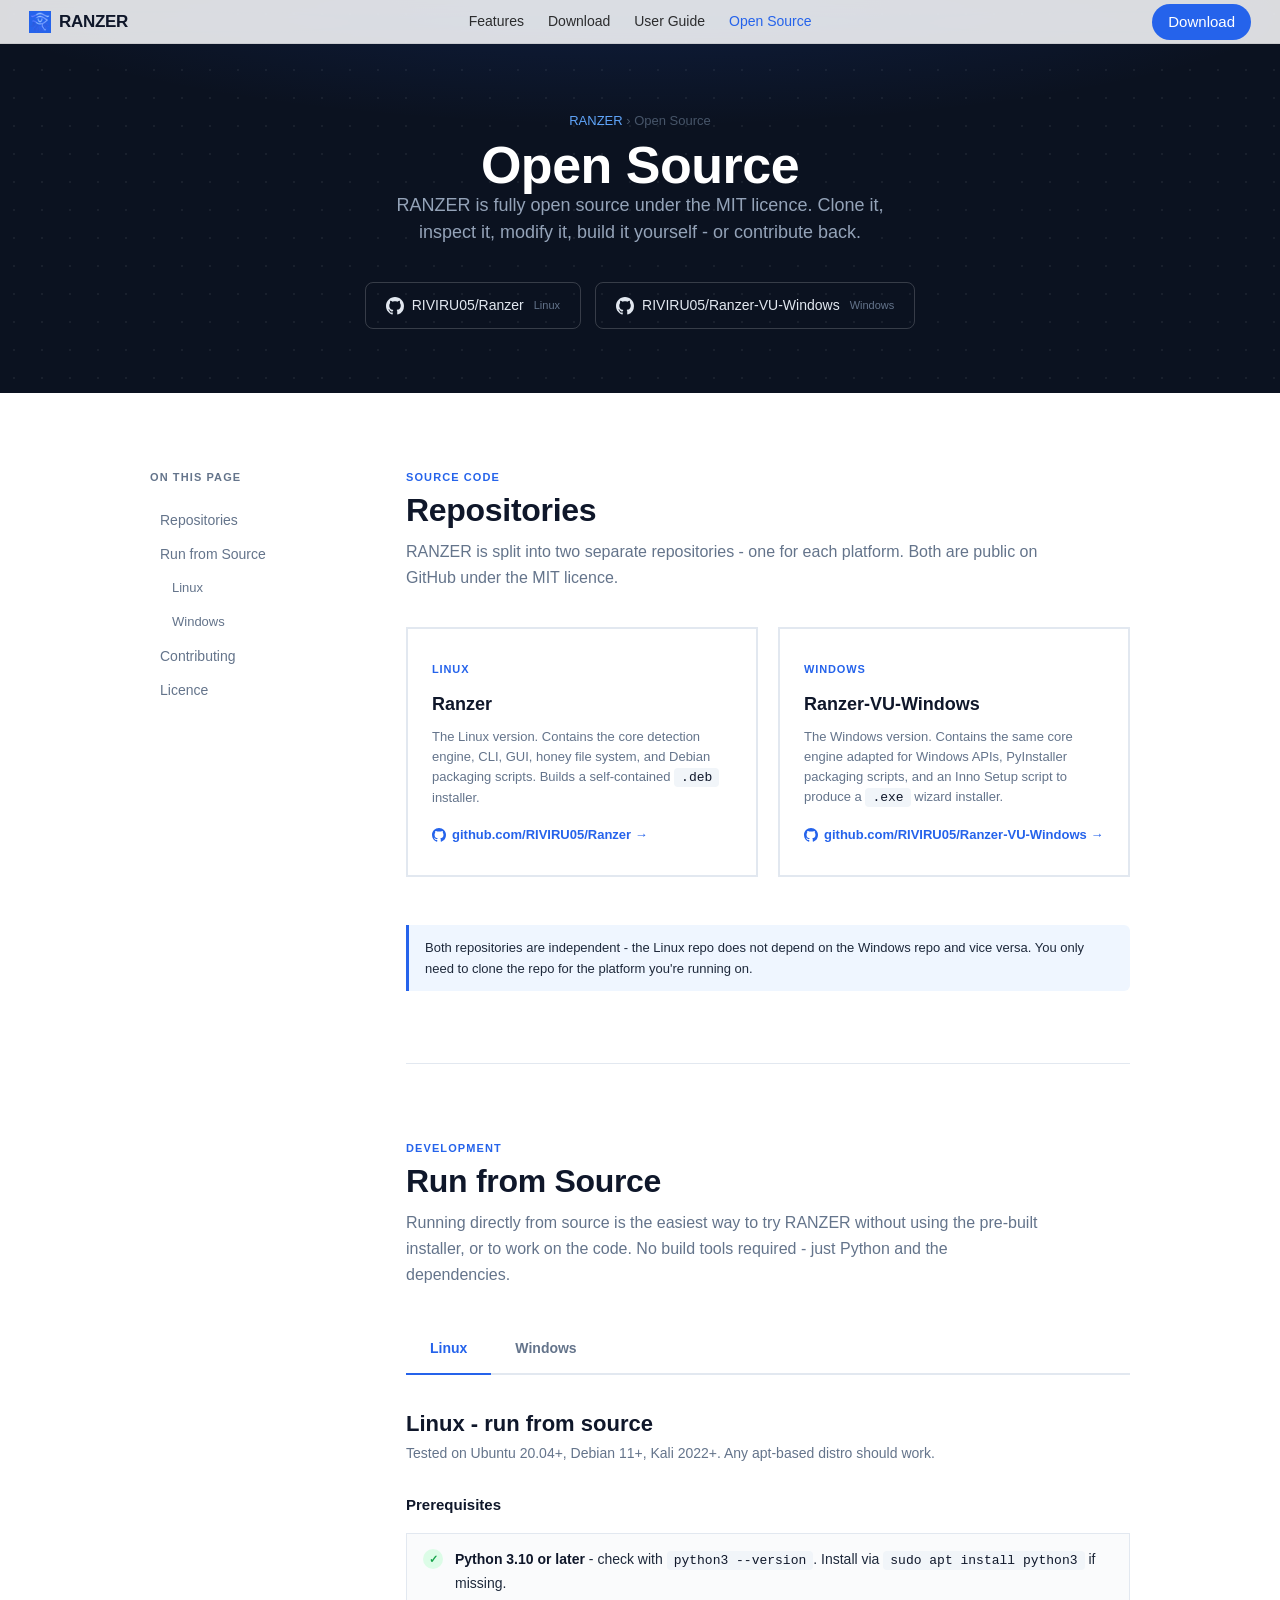
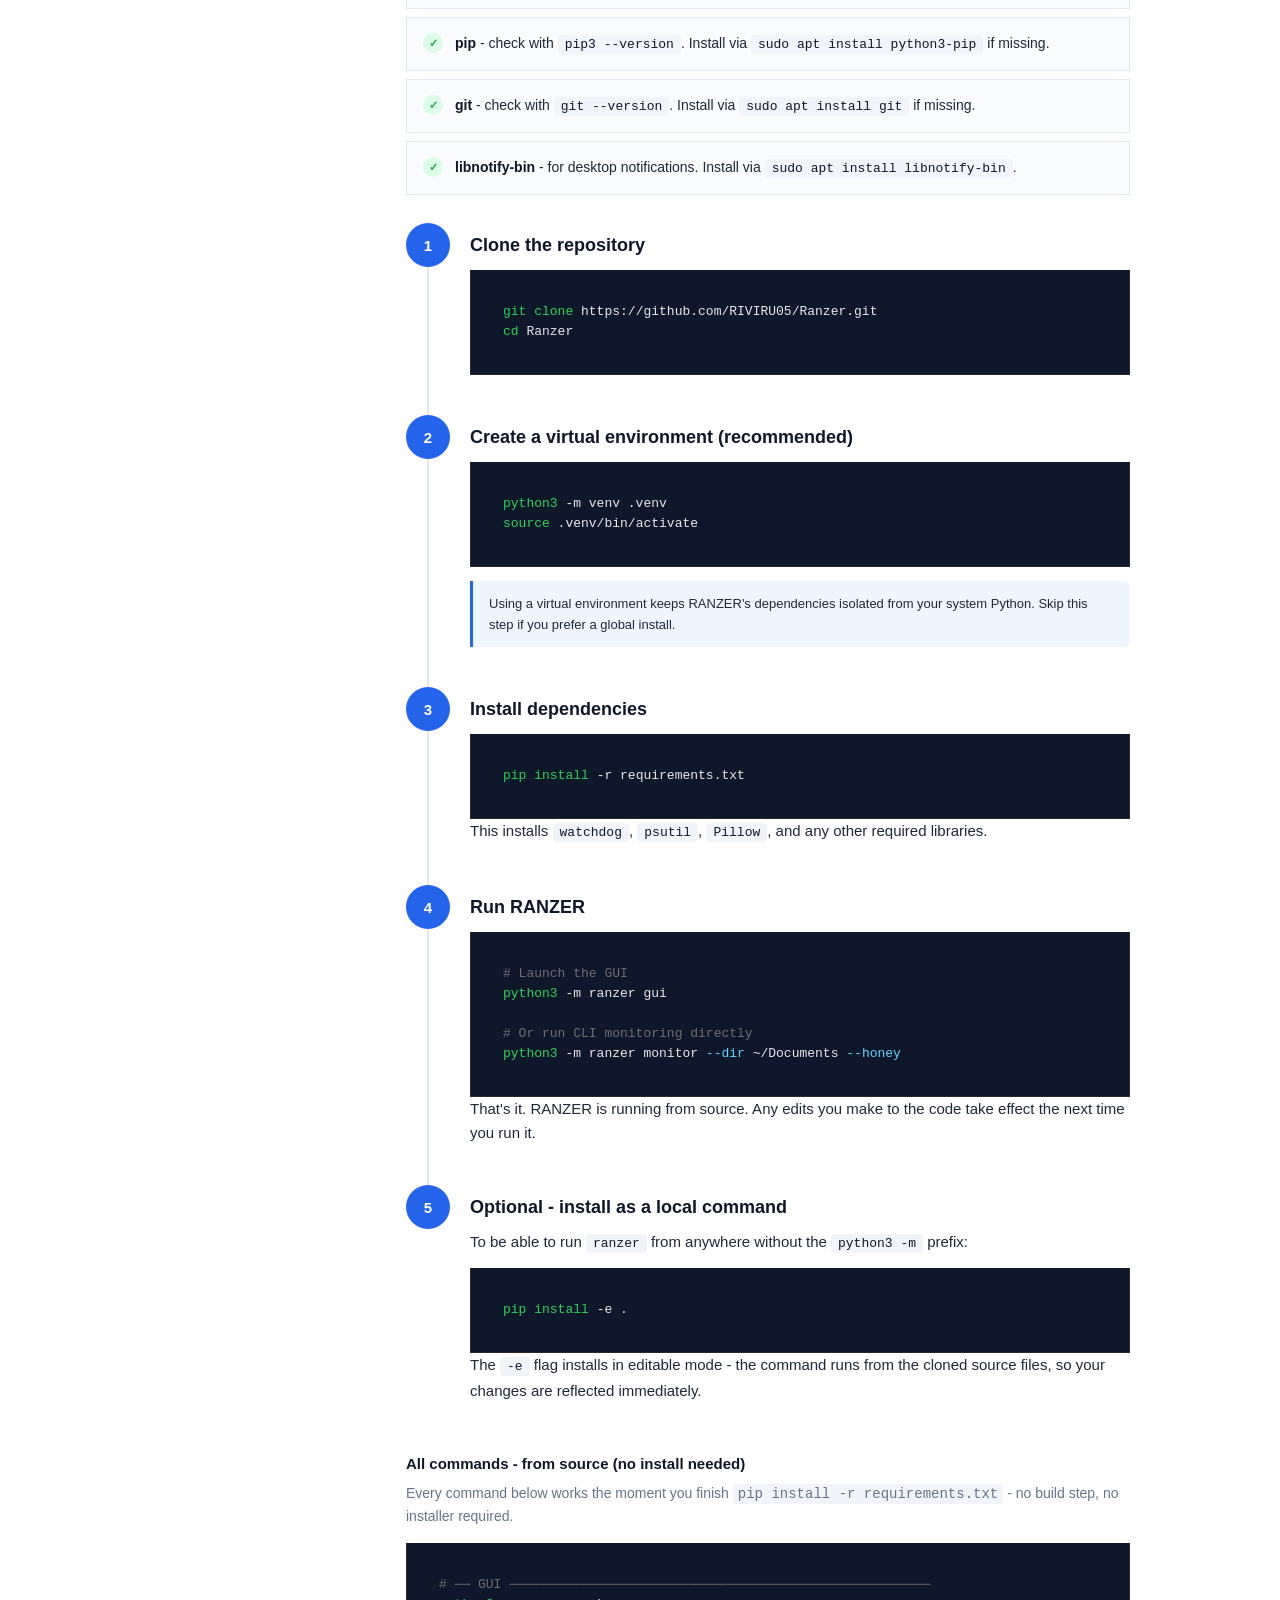
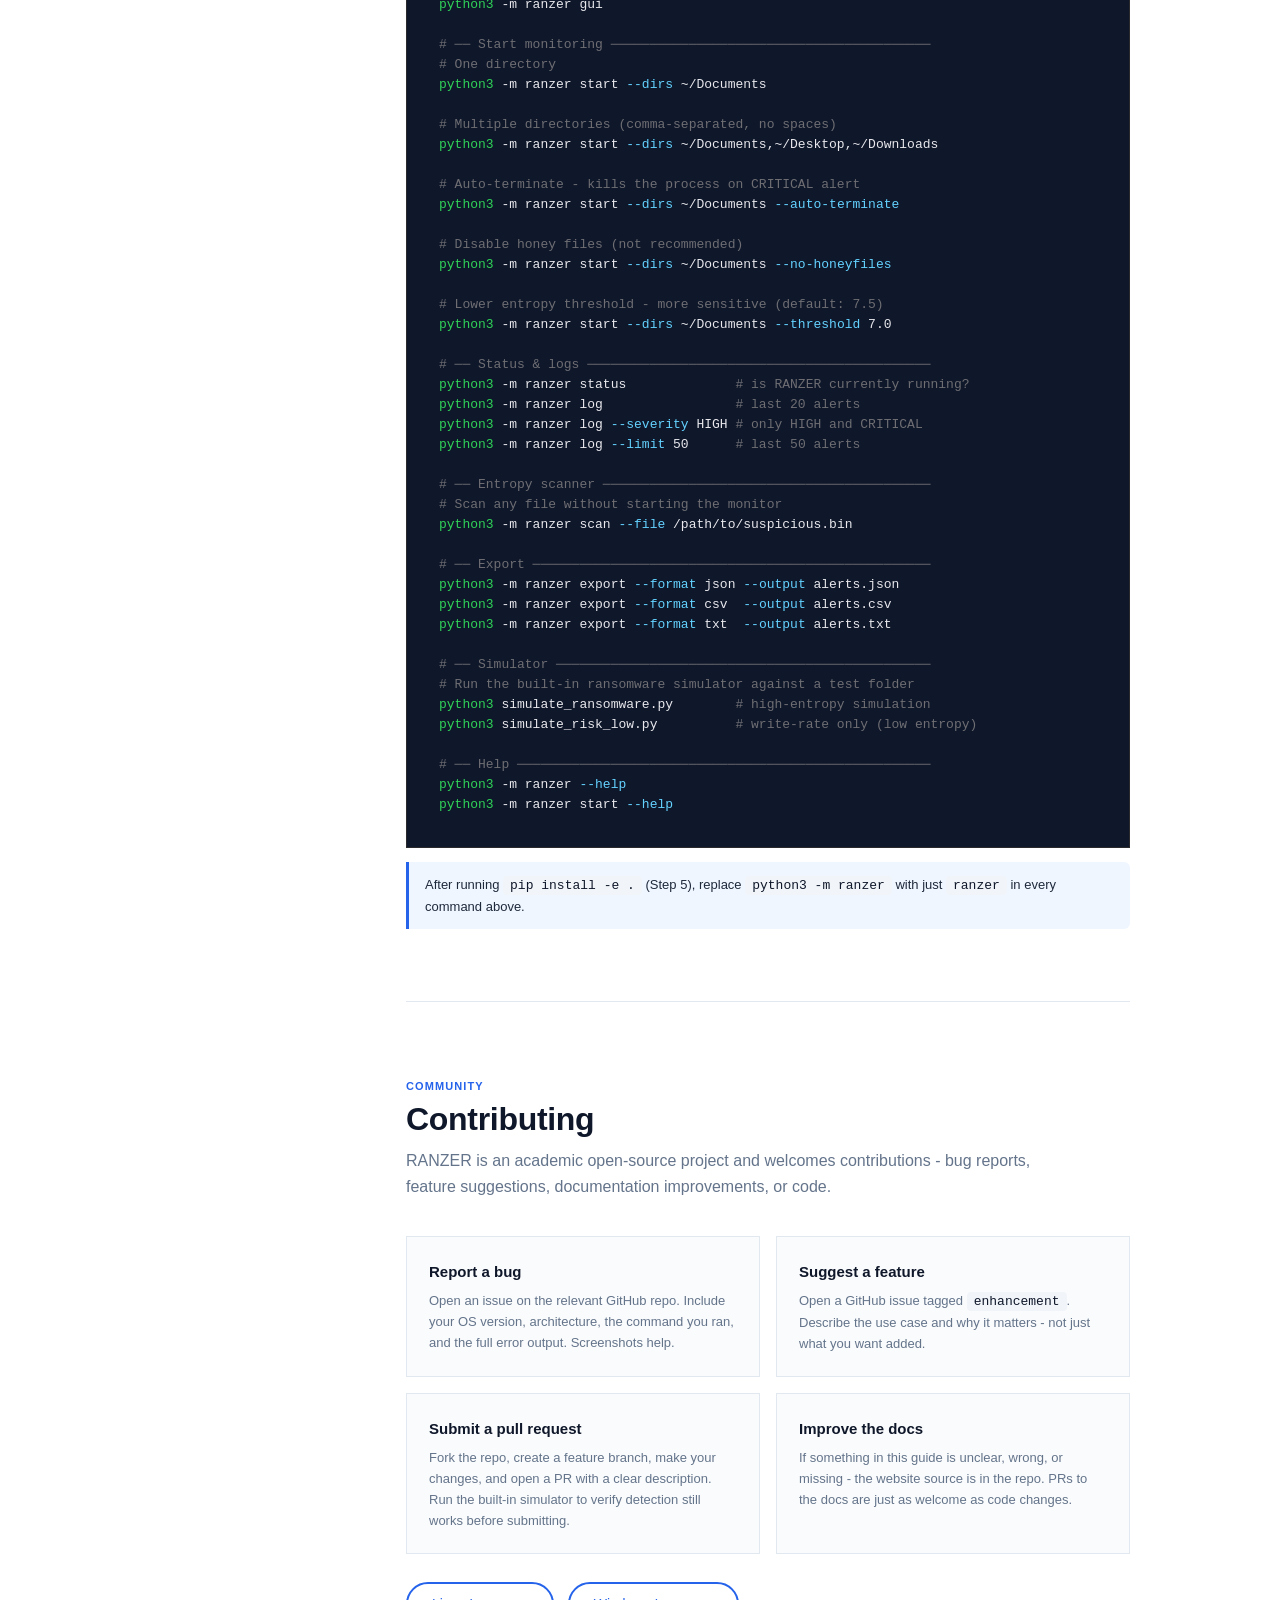
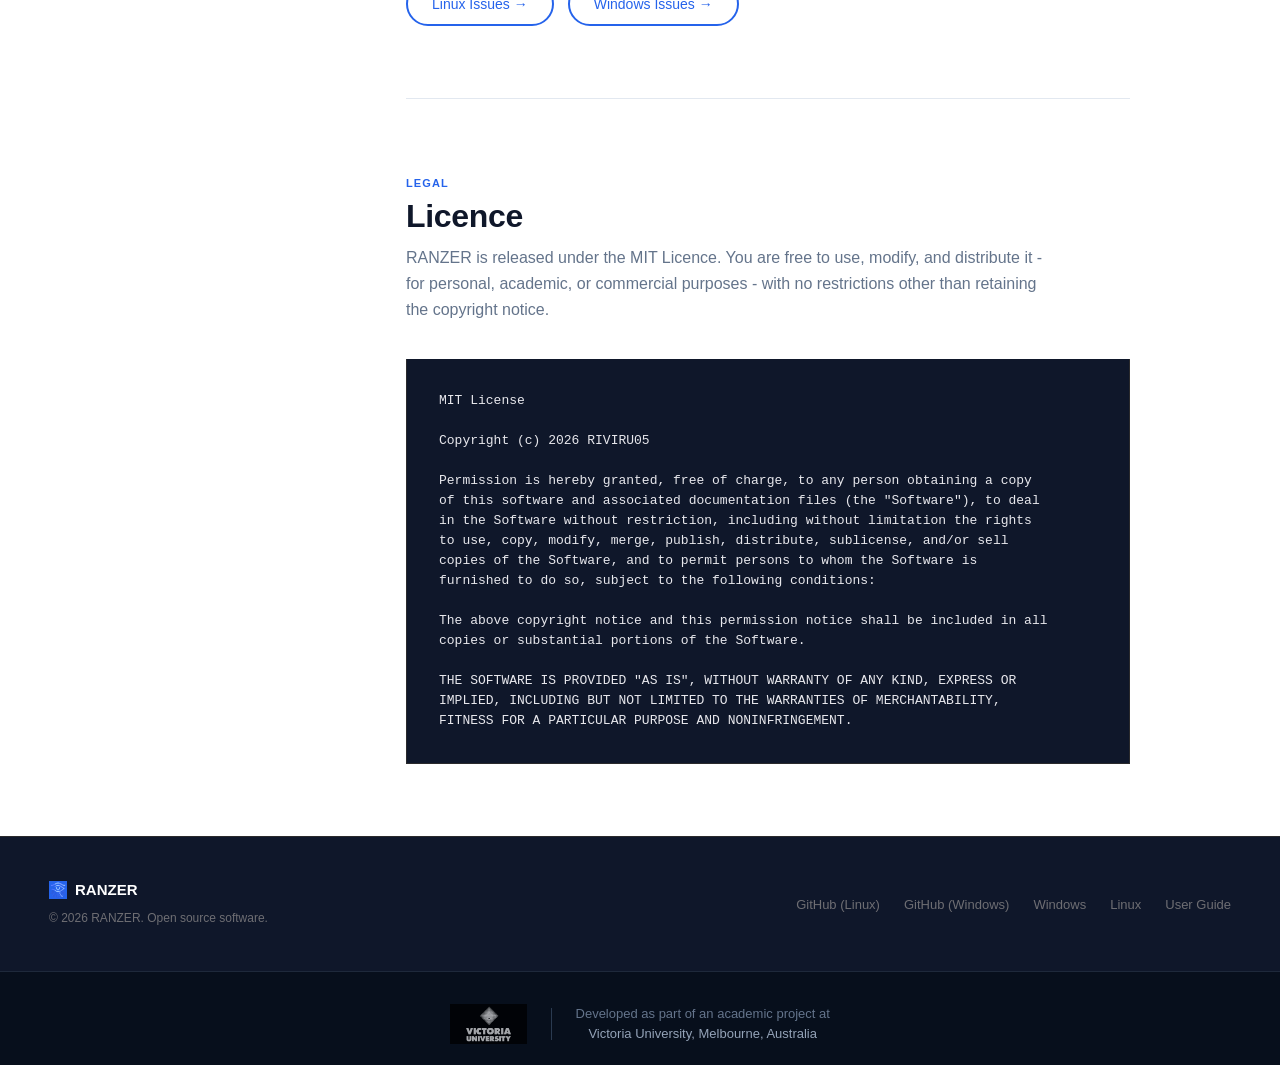
<file: open-source.html>
<!DOCTYPE html>
<html lang="en">
<head>
  <meta charset="UTF-8" />
  <meta name="viewport" content="width=device-width, initial-scale=1.0" />
  <title>Open Source - RANZER</title>
  <meta name="description" content="RANZER is fully open source. Clone the repo and run directly from source on Linux or Windows - no installer needed." />
  <link rel="stylesheet" href="style.css" />
  <style>
    /* ── Hero ──────────────────────────────────────────────── */
    .os-hero {
      padding-top: calc(44px + 64px);
      padding-bottom: 64px;
      background-color: #0B1220;
      background-image:
        radial-gradient(ellipse 80% 60% at 50% -10%, rgba(37,99,235,0.18) 0%, transparent 70%),
        radial-gradient(circle, rgba(255,255,255,0.06) 1px, transparent 1px);
      background-size: 100% 100%, 28px 28px;
      text-align: center;
    }
    .breadcrumb { font-size: 13px; color: #475569; margin-bottom: 20px; }
    .breadcrumb a { color: #60A5FA; }
    .breadcrumb a:hover { text-decoration: underline; }
    .os-hero-title {
      font-family: var(--font-display);
      font-size: clamp(28px, 5vw, 52px);
      font-weight: 600;
      color: #fff;
      letter-spacing: -0.5px;
      margin-bottom: 14px;
    }
    .os-hero-sub {
      font-size: 18px;
      color: #94A3B8;
      max-width: 540px;
      margin: 0 auto 36px;
      line-height: 27px;
    }
    .repo-badges {
      display: flex;
      gap: 14px;
      justify-content: center;
      flex-wrap: wrap;
    }
    .repo-badge {
      display: inline-flex;
      align-items: center;
      gap: 8px;
      padding: 10px 20px;
      border: 1px solid rgba(255,255,255,0.18);
      border-radius: 8px;
      color: #E2E8F0;
      font-size: 14px;
      font-weight: 500;
      transition: border-color 0.2s, background 0.2s;
      text-decoration: none;
    }
    .repo-badge:hover { border-color: #60A5FA; background: rgba(37,99,235,0.12); color: #fff; }
    .repo-badge svg { flex-shrink: 0; }
    .repo-badge-label { font-size: 11px; color: #64748B; margin-left: 2px; }

    /* ── Layout ─────────────────────────────────────────────── */
    .os-layout {
      display: grid;
      grid-template-columns: 200px 1fr;
      gap: 56px;
      max-width: 1060px;
      margin: 0 auto;
      padding: 72px 40px;
      align-items: start;
    }
    .os-toc {
      position: sticky;
      top: 60px;
    }
    .toc-title {
      font-size: 11px;
      font-weight: 700;
      text-transform: uppercase;
      letter-spacing: 0.1em;
      color: var(--text-ter);
      margin-bottom: 14px;
    }
    .toc-list { display: flex; flex-direction: column; gap: 2px; }
    .toc-link {
      display: block;
      font-size: 14px;
      color: var(--text-ter);
      padding: 6px 10px;
      border-radius: 6px;
      transition: background 0.15s, color 0.15s;
      line-height: 20px;
    }
    .toc-link:hover { background: #EFF6FF; color: var(--primary); }
    .toc-link.active { color: var(--primary); font-weight: 500; }
    .toc-link.sub { padding-left: 22px; font-size: 13px; }

    /* ── Content blocks ─────────────────────────────────────── */
    .os-content { min-width: 0; }
    .os-block {
      padding-bottom: 72px;
      border-bottom: 1px solid var(--surface);
      margin-bottom: 72px;
    }
    .os-block:last-child { border-bottom: none; margin-bottom: 0; padding-bottom: 0; }
    .block-label {
      font-size: 11px;
      font-weight: 700;
      text-transform: uppercase;
      letter-spacing: 0.1em;
      color: var(--primary);
      margin-bottom: 8px;
    }
    .block-title {
      font-family: var(--font-display);
      font-size: 32px;
      font-weight: 600;
      color: var(--text-dom);
      margin-bottom: 16px;
      letter-spacing: -0.3px;
    }
    .block-intro {
      font-size: 16px;
      line-height: 26px;
      color: var(--text-ter);
      margin-bottom: 36px;
      max-width: 640px;
    }

    /* ── Repo cards ─────────────────────────────────────────── */
    .repo-cards {
      display: grid;
      grid-template-columns: 1fr 1fr;
      gap: 20px;
      margin-bottom: 48px;
    }
    .repo-card {
      padding: 28px 24px;
      border: 2px solid var(--surface);
      transition: border-color 0.2s, box-shadow 0.2s;
      display: flex;
      flex-direction: column;
      gap: 10px;
    }
    .repo-card:hover { border-color: var(--primary); box-shadow: 0 0 0 3px rgba(37,99,235,0.07); }
    .repo-card-os {
      font-size: 11px;
      font-weight: 700;
      text-transform: uppercase;
      letter-spacing: 0.08em;
      color: var(--primary);
    }
    .repo-card h3 {
      font-family: var(--font-display);
      font-size: 18px;
      font-weight: 600;
      color: var(--text-dom);
      margin: 0;
    }
    .repo-card p { font-size: 13px; color: var(--text-ter); line-height: 20px; margin: 0; flex: 1; }
    .repo-card a.repo-link {
      display: inline-flex;
      align-items: center;
      gap: 6px;
      font-size: 13px;
      font-weight: 600;
      color: var(--primary);
      margin-top: 4px;
    }
    .repo-card a.repo-link:hover { text-decoration: underline; }

    /* ── Steps ──────────────────────────────────────────────── */
    .os-steps { display: flex; flex-direction: column; }
    .os-step {
      display: grid;
      grid-template-columns: 44px 1fr;
      gap: 0 20px;
      position: relative;
    }
    .os-step-line {
      position: absolute;
      left: 21px; top: 44px; bottom: -1px;
      width: 2px;
      background: var(--surface);
    }
    .os-step-num {
      width: 44px; height: 44px;
      border-radius: 50%;
      background: var(--primary);
      color: #fff;
      font-family: var(--font-display);
      font-size: 15px;
      font-weight: 600;
      display: flex;
      align-items: center;
      justify-content: center;
      flex-shrink: 0;
      position: relative;
      z-index: 1;
    }
    .os-step-body { padding-bottom: 40px; }
    .os-step:last-child .os-step-body { padding-bottom: 0; }
    .os-step-body h3 {
      font-family: var(--font-display);
      font-size: 18px;
      font-weight: 600;
      color: var(--text-dom);
      margin-top: 10px;
      margin-bottom: 10px;
    }
    .os-step-body p { font-size: 15px; line-height: 24px; color: var(--text-sec); margin-bottom: 10px; }
    .os-step-body p:last-child { margin-bottom: 0; }
    .os-step-body .code-block { margin-top: 12px; }

    /* Platform tabs */
    .platform-tabs {
      display: flex;
      gap: 0;
      border-bottom: 2px solid var(--surface);
      margin-bottom: 36px;
    }
    .platform-tab {
      padding: 12px 24px;
      font-size: 14px;
      font-weight: 600;
      color: var(--text-ter);
      cursor: pointer;
      border-bottom: 2px solid transparent;
      margin-bottom: -2px;
      transition: color 0.15s, border-color 0.15s;
      user-select: none;
    }
    .platform-tab.active { color: var(--primary); border-bottom-color: var(--primary); }
    .platform-tab:hover:not(.active) { color: var(--text-sec); }
    .platform-panel { display: none; }
    .platform-panel.active { display: block; }

    /* Section heading within block */
    .subsection-title {
      font-family: var(--font-display);
      font-size: 22px;
      font-weight: 600;
      color: var(--text-dom);
      margin-bottom: 6px;
      margin-top: 0;
    }
    .subsection-sub {
      font-size: 14px;
      color: var(--text-ter);
      margin-bottom: 28px;
      line-height: 22px;
    }

    /* Inline elements */
    .inline-code {
      font-family: "SF Mono", "Fira Code", Menlo, monospace;
      font-size: 13px;
      background: #F1F5F9;
      padding: 2px 7px;
      border-radius: 4px;
      color: var(--text-dom);
    }
    .note {
      background: #EFF6FF;
      border-left: 3px solid var(--primary);
      padding: 12px 16px;
      border-radius: 0 6px 6px 0;
      font-size: 13px;
      color: var(--text-sec);
      line-height: 21px;
      margin-top: 14px;
    }
    .warn {
      background: #FFF7ED;
      border-left: 3px solid #F97316;
      padding: 12px 16px;
      border-radius: 0 6px 6px 0;
      font-size: 13px;
      color: #7C3A12;
      line-height: 21px;
      margin-top: 14px;
    }

    /* Prereq list */
    .prereq-list {
      display: flex;
      flex-direction: column;
      gap: 8px;
      margin-top: 16px;
      margin-bottom: 28px;
    }
    .prereq-item {
      display: flex;
      align-items: flex-start;
      gap: 12px;
      padding: 14px 16px;
      border: 1px solid var(--surface);
      background: #FAFBFC;
    }
    .prereq-check {
      width: 20px; height: 20px;
      border-radius: 50%;
      background: #DCFCE7;
      color: #16A34A;
      font-size: 11px;
      font-weight: 700;
      display: flex;
      align-items: center;
      justify-content: center;
      flex-shrink: 0;
      margin-top: 1px;
    }
    .prereq-item p { font-size: 14px; line-height: 22px; color: var(--text-sec); margin: 0; }
    .prereq-item strong { color: var(--text-dom); }

    /* Contributing grid */
    .contrib-grid {
      display: grid;
      grid-template-columns: 1fr 1fr;
      gap: 16px;
      margin-top: 24px;
    }
    .contrib-card {
      padding: 22px;
      border: 1px solid var(--surface);
      background: #FAFBFC;
    }
    .contrib-card strong { display: block; font-size: 15px; font-weight: 600; color: var(--text-dom); margin-bottom: 6px; }
    .contrib-card p { font-size: 13px; color: var(--text-ter); line-height: 21px; margin: 0; }

    @media (max-width: 1023px) {
      .os-layout { grid-template-columns: 1fr; gap: 0; padding: 48px 24px; }
      .os-toc { display: none; }
      .repo-cards { grid-template-columns: 1fr; }
      .contrib-grid { grid-template-columns: 1fr; }
    }
    @media (max-width: 767px) {
      .os-hero { padding-top: calc(44px + 36px); padding-bottom: 48px; }
      .os-layout { padding: 40px 16px; }
      .block-title { font-size: 26px; }
      .repo-badges { flex-direction: column; align-items: center; }
    }
  </style>
</head>
<body>

<!-- ── Nav ──────────────────────────────────────────────── -->
<nav class="nav scrolled" id="nav">
  <div class="nav-inner">
    <a href="index.html" class="nav-logo">
      <img src="assets/logo_30_blue.png" alt="RANZER" class="nav-logo-img" />
      RANZER
    </a>
    <ul class="nav-links">
      <li><a href="index.html#features">Features</a></li>
      <li><a href="download.html">Download</a></li>
      <li><a href="how-to-use.html">User Guide</a></li>
      <li><a href="open-source.html" style="color:var(--primary);">Open Source</a></li>
    </ul>
    <div class="nav-actions">
      <a href="index.html#download" class="btn btn-primary btn-sm">Download</a>
    </div>
    <button class="nav-hamburger" id="hamburger" aria-label="Open menu">
      <svg viewBox="0 0 20 20" fill="none" stroke="currentColor" stroke-width="1.8" stroke-linecap="round">
        <line x1="3" y1="6"  x2="17" y2="6"/>
        <line x1="3" y1="10" x2="17" y2="10"/>
        <line x1="3" y1="14" x2="17" y2="14"/>
      </svg>
    </button>
  </div>
</nav>
<div class="nav-drawer" id="drawer">
  <a href="index.html#features" class="drawer-link">Features</a>
  <a href="download.html"       class="drawer-link">Download</a>
  <a href="how-to-use.html"     class="drawer-link">User Guide</a>
  <a href="open-source.html"    class="drawer-link">Open Source</a>
  <a href="index.html#download" class="btn btn-primary drawer-cta">Download RANZER</a>
</div>


<!-- ── Hero ─────────────────────────────────────────────── -->
<div class="os-hero">
  <div class="container">
    <p class="breadcrumb">
      <a href="index.html">RANZER</a> &rsaquo; Open Source
    </p>
    <h1 class="os-hero-title">Open Source</h1>
    <p class="os-hero-sub">RANZER is fully open source under the MIT licence. Clone it, inspect it, modify it, build it yourself - or contribute back.</p>
    <div class="repo-badges">
      <a href="https://github.com/RIVIRU05/Ranzer" target="_blank" rel="noopener" class="repo-badge">
        <svg width="18" height="18" viewBox="0 0 16 16" fill="currentColor"><path d="M8 0C3.58 0 0 3.58 0 8c0 3.54 2.29 6.53 5.47 7.59.4.07.55-.17.55-.38 0-.19-.01-.82-.01-1.49-2.01.37-2.53-.49-2.69-.94-.09-.23-.48-.94-.82-1.13-.28-.15-.68-.52-.01-.53.63-.01 1.08.58 1.23.82.72 1.21 1.87.87 2.33.66.07-.52.28-.87.51-1.07-1.78-.2-3.64-.89-3.64-3.95 0-.87.31-1.59.82-2.15-.08-.2-.36-1.02.08-2.12 0 0 .67-.21 2.2.82.64-.18 1.32-.27 2-.27.68 0 1.36.09 2 .27 1.53-1.04 2.2-.82 2.2-.82.44 1.1.16 1.92.08 2.12.51.56.82 1.27.82 2.15 0 3.07-1.87 3.75-3.65 3.95.29.25.54.73.54 1.48 0 1.07-.01 1.93-.01 2.2 0 .21.15.46.55.38A8.013 8.013 0 0016 8c0-4.42-3.58-8-8-8z"/></svg>
        RIVIRU05/Ranzer
        <span class="repo-badge-label">Linux</span>
      </a>
      <a href="https://github.com/RIVIRU05/Ranzer-VU-Windows" target="_blank" rel="noopener" class="repo-badge">
        <svg width="18" height="18" viewBox="0 0 16 16" fill="currentColor"><path d="M8 0C3.58 0 0 3.58 0 8c0 3.54 2.29 6.53 5.47 7.59.4.07.55-.17.55-.38 0-.19-.01-.82-.01-1.49-2.01.37-2.53-.49-2.69-.94-.09-.23-.48-.94-.82-1.13-.28-.15-.68-.52-.01-.53.63-.01 1.08.58 1.23.82.72 1.21 1.87.87 2.33.66.07-.52.28-.87.51-1.07-1.78-.2-3.64-.89-3.64-3.95 0-.87.31-1.59.82-2.15-.08-.2-.36-1.02.08-2.12 0 0 .67-.21 2.2.82.64-.18 1.32-.27 2-.27.68 0 1.36.09 2 .27 1.53-1.04 2.2-.82 2.2-.82.44 1.1.16 1.92.08 2.12.51.56.82 1.27.82 2.15 0 3.07-1.87 3.75-3.65 3.95.29.25.54.73.54 1.48 0 1.07-.01 1.93-.01 2.2 0 .21.15.46.55.38A8.013 8.013 0 0016 8c0-4.42-3.58-8-8-8z"/></svg>
        RIVIRU05/Ranzer-VU-Windows
        <span class="repo-badge-label">Windows</span>
      </a>
    </div>
  </div>
</div>


<!-- ── Page layout ───────────────────────────────────────── -->
<div class="os-layout">

  <!-- Sidebar TOC -->
  <aside class="os-toc">
    <p class="toc-title">On this page</p>
    <nav class="toc-list">
      <a href="#repos"        class="toc-link">Repositories</a>
      <a href="#run-source"   class="toc-link">Run from Source</a>
      <a href="#linux-source" class="toc-link sub">Linux</a>
      <a href="#win-source"   class="toc-link sub">Windows</a>
      <a href="#contribute"   class="toc-link">Contributing</a>
      <a href="#licence"      class="toc-link">Licence</a>
    </nav>
  </aside>

  <!-- Content -->
  <main class="os-content">

    <!-- ── Repositories ──────────────────────────────────── -->
    <div class="os-block" id="repos">
      <p class="block-label">Source Code</p>
      <h2 class="block-title">Repositories</h2>
      <p class="block-intro">RANZER is split into two separate repositories - one for each platform. Both are public on GitHub under the MIT licence.</p>

      <div class="repo-cards">
        <div class="repo-card">
          <span class="repo-card-os">Linux</span>
          <h3>Ranzer</h3>
          <p>The Linux version. Contains the core detection engine, CLI, GUI, honey file system, and Debian packaging scripts. Builds a self-contained <span class="inline-code">.deb</span> installer.</p>
          <a href="https://github.com/RIVIRU05/Ranzer" target="_blank" rel="noopener" class="repo-link">
            <svg width="14" height="14" viewBox="0 0 16 16" fill="currentColor"><path d="M8 0C3.58 0 0 3.58 0 8c0 3.54 2.29 6.53 5.47 7.59.4.07.55-.17.55-.38 0-.19-.01-.82-.01-1.49-2.01.37-2.53-.49-2.69-.94-.09-.23-.48-.94-.82-1.13-.28-.15-.68-.52-.01-.53.63-.01 1.08.58 1.23.82.72 1.21 1.87.87 2.33.66.07-.52.28-.87.51-1.07-1.78-.2-3.64-.89-3.64-3.95 0-.87.31-1.59.82-2.15-.08-.2-.36-1.02.08-2.12 0 0 .67-.21 2.2.82.64-.18 1.32-.27 2-.27.68 0 1.36.09 2 .27 1.53-1.04 2.2-.82 2.2-.82.44 1.1.16 1.92.08 2.12.51.56.82 1.27.82 2.15 0 3.07-1.87 3.75-3.65 3.95.29.25.54.73.54 1.48 0 1.07-.01 1.93-.01 2.2 0 .21.15.46.55.38A8.013 8.013 0 0016 8c0-4.42-3.58-8-8-8z"/></svg>
            github.com/RIVIRU05/Ranzer →
          </a>
        </div>
        <div class="repo-card">
          <span class="repo-card-os">Windows</span>
          <h3>Ranzer-VU-Windows</h3>
          <p>The Windows version. Contains the same core engine adapted for Windows APIs, PyInstaller packaging scripts, and an Inno Setup script to produce a <span class="inline-code">.exe</span> wizard installer.</p>
          <a href="https://github.com/RIVIRU05/Ranzer-VU-Windows" target="_blank" rel="noopener" class="repo-link">
            <svg width="14" height="14" viewBox="0 0 16 16" fill="currentColor"><path d="M8 0C3.58 0 0 3.58 0 8c0 3.54 2.29 6.53 5.47 7.59.4.07.55-.17.55-.38 0-.19-.01-.82-.01-1.49-2.01.37-2.53-.49-2.69-.94-.09-.23-.48-.94-.82-1.13-.28-.15-.68-.52-.01-.53.63-.01 1.08.58 1.23.82.72 1.21 1.87.87 2.33.66.07-.52.28-.87.51-1.07-1.78-.2-3.64-.89-3.64-3.95 0-.87.31-1.59.82-2.15-.08-.2-.36-1.02.08-2.12 0 0 .67-.21 2.2.82.64-.18 1.32-.27 2-.27.68 0 1.36.09 2 .27 1.53-1.04 2.2-.82 2.2-.82.44 1.1.16 1.92.08 2.12.51.56.82 1.27.82 2.15 0 3.07-1.87 3.75-3.65 3.95.29.25.54.73.54 1.48 0 1.07-.01 1.93-.01 2.2 0 .21.15.46.55.38A8.013 8.013 0 0016 8c0-4.42-3.58-8-8-8z"/></svg>
            github.com/RIVIRU05/Ranzer-VU-Windows →
          </a>
        </div>
      </div>

      <div class="note">Both repositories are independent - the Linux repo does not depend on the Windows repo and vice versa. You only need to clone the repo for the platform you're running on.</div>
    </div>


    <!-- ── Run from Source ────────────────────────────────── -->
    <div class="os-block" id="run-source">
      <p class="block-label">Development</p>
      <h2 class="block-title">Run from Source</h2>
      <p class="block-intro">Running directly from source is the easiest way to try RANZER without using the pre-built installer, or to work on the code. No build tools required - just Python and the dependencies.</p>

      <!-- Platform tabs -->
      <div class="platform-tabs">
        <div class="platform-tab active" data-panel="linux-source">Linux</div>
        <div class="platform-tab" data-panel="win-source">Windows</div>
      </div>

      <!-- Linux panel -->
      <div class="platform-panel active" id="linux-source">
        <h3 class="subsection-title">Linux - run from source</h3>
        <p class="subsection-sub">Tested on Ubuntu 20.04+, Debian 11+, Kali 2022+. Any apt-based distro should work.</p>

        <p style="font-size:15px; font-weight:600; color:var(--text-dom); margin-bottom:12px;">Prerequisites</p>
        <div class="prereq-list">
          <div class="prereq-item">
            <div class="prereq-check">&#10003;</div>
            <p><strong>Python 3.10 or later</strong> - check with <span class="inline-code">python3 --version</span>. Install via <span class="inline-code">sudo apt install python3</span> if missing.</p>
          </div>
          <div class="prereq-item">
            <div class="prereq-check">&#10003;</div>
            <p><strong>pip</strong> - check with <span class="inline-code">pip3 --version</span>. Install via <span class="inline-code">sudo apt install python3-pip</span> if missing.</p>
          </div>
          <div class="prereq-item">
            <div class="prereq-check">&#10003;</div>
            <p><strong>git</strong> - check with <span class="inline-code">git --version</span>. Install via <span class="inline-code">sudo apt install git</span> if missing.</p>
          </div>
          <div class="prereq-item">
            <div class="prereq-check">&#10003;</div>
            <p><strong>libnotify-bin</strong> - for desktop notifications. Install via <span class="inline-code">sudo apt install libnotify-bin</span>.</p>
          </div>
        </div>

        <div class="os-steps">
          <div class="os-step">
            <div class="os-step-line"></div>
            <div class="os-step-num">1</div>
            <div class="os-step-body">
              <h3>Clone the repository</h3>
              <div class="code-block"><pre><span class="cmd">git clone</span> https://github.com/RIVIRU05/Ranzer.git
<span class="cmd">cd</span> Ranzer</pre></div>
            </div>
          </div>
          <div class="os-step">
            <div class="os-step-line"></div>
            <div class="os-step-num">2</div>
            <div class="os-step-body">
              <h3>Create a virtual environment (recommended)</h3>
              <div class="code-block"><pre><span class="cmd">python3</span> -m venv .venv
<span class="cmd">source</span> .venv/bin/activate</pre></div>
              <div class="note">Using a virtual environment keeps RANZER's dependencies isolated from your system Python. Skip this step if you prefer a global install.</div>
            </div>
          </div>
          <div class="os-step">
            <div class="os-step-line"></div>
            <div class="os-step-num">3</div>
            <div class="os-step-body">
              <h3>Install dependencies</h3>
              <div class="code-block"><pre><span class="cmd">pip install</span> -r requirements.txt</pre></div>
              <p>This installs <span class="inline-code">watchdog</span>, <span class="inline-code">psutil</span>, <span class="inline-code">Pillow</span>, and any other required libraries.</p>
            </div>
          </div>
          <div class="os-step">
            <div class="os-step-line"></div>
            <div class="os-step-num">4</div>
            <div class="os-step-body">
              <h3>Run RANZER</h3>
              <div class="code-block"><pre><span class="comment"># Launch the GUI</span>
<span class="cmd">python3</span> -m ranzer gui

<span class="comment"># Or run CLI monitoring directly</span>
<span class="cmd">python3</span> -m ranzer monitor <span class="flag">--dir</span> ~/Documents <span class="flag">--honey</span></pre></div>
              <p>That's it. RANZER is running from source. Any edits you make to the code take effect the next time you run it.</p>
            </div>
          </div>
          <div class="os-step">
            <div class="os-step-num">5</div>
            <div class="os-step-body">
              <h3>Optional - install as a local command</h3>
              <p>To be able to run <span class="inline-code">ranzer</span> from anywhere without the <span class="inline-code">python3 -m</span> prefix:</p>
              <div class="code-block"><pre><span class="cmd">pip install</span> -e .</pre></div>
              <p>The <span class="inline-code">-e</span> flag installs in editable mode - the command runs from the cloned source files, so your changes are reflected immediately.</p>
            </div>
          </div>
        </div>

        <!-- Full command reference from source -->
        <div style="margin-top: 48px;">
          <p style="font-size:15px; font-weight:700; color:var(--text-dom); margin-bottom:6px;">All commands - from source (no install needed)</p>
          <p style="font-size:14px; color:var(--text-ter); margin-bottom:16px; line-height:22px;">Every command below works the moment you finish <code style="font-family:monospace; background:#F1F5F9; padding:2px 5px; border-radius:3px;">pip install -r requirements.txt</code> - no build step, no installer required.</p>
          <div class="code-block"><pre><span class="comment"># ── GUI ──────────────────────────────────────────────────────</span>
<span class="cmd">python3</span> -m ranzer gui

<span class="comment"># ── Start monitoring ─────────────────────────────────────────</span>
<span class="comment"># One directory</span>
<span class="cmd">python3</span> -m ranzer start <span class="flag">--dirs</span> ~/Documents

<span class="comment"># Multiple directories (comma-separated, no spaces)</span>
<span class="cmd">python3</span> -m ranzer start <span class="flag">--dirs</span> ~/Documents,~/Desktop,~/Downloads

<span class="comment"># Auto-terminate - kills the process on CRITICAL alert</span>
<span class="cmd">python3</span> -m ranzer start <span class="flag">--dirs</span> ~/Documents <span class="flag">--auto-terminate</span>

<span class="comment"># Disable honey files (not recommended)</span>
<span class="cmd">python3</span> -m ranzer start <span class="flag">--dirs</span> ~/Documents <span class="flag">--no-honeyfiles</span>

<span class="comment"># Lower entropy threshold - more sensitive (default: 7.5)</span>
<span class="cmd">python3</span> -m ranzer start <span class="flag">--dirs</span> ~/Documents <span class="flag">--threshold</span> 7.0

<span class="comment"># ── Status & logs ────────────────────────────────────────────</span>
<span class="cmd">python3</span> -m ranzer status              <span class="comment"># is RANZER currently running?</span>
<span class="cmd">python3</span> -m ranzer log                 <span class="comment"># last 20 alerts</span>
<span class="cmd">python3</span> -m ranzer log <span class="flag">--severity</span> HIGH <span class="comment"># only HIGH and CRITICAL</span>
<span class="cmd">python3</span> -m ranzer log <span class="flag">--limit</span> 50      <span class="comment"># last 50 alerts</span>

<span class="comment"># ── Entropy scanner ──────────────────────────────────────────</span>
<span class="comment"># Scan any file without starting the monitor</span>
<span class="cmd">python3</span> -m ranzer scan <span class="flag">--file</span> /path/to/suspicious.bin

<span class="comment"># ── Export ───────────────────────────────────────────────────</span>
<span class="cmd">python3</span> -m ranzer export <span class="flag">--format</span> json <span class="flag">--output</span> alerts.json
<span class="cmd">python3</span> -m ranzer export <span class="flag">--format</span> csv  <span class="flag">--output</span> alerts.csv
<span class="cmd">python3</span> -m ranzer export <span class="flag">--format</span> txt  <span class="flag">--output</span> alerts.txt

<span class="comment"># ── Simulator ────────────────────────────────────────────────</span>
<span class="comment"># Run the built-in ransomware simulator against a test folder</span>
<span class="cmd">python3</span> simulate_ransomware.py        <span class="comment"># high-entropy simulation</span>
<span class="cmd">python3</span> simulate_risk_low.py          <span class="comment"># write-rate only (low entropy)</span>

<span class="comment"># ── Help ─────────────────────────────────────────────────────</span>
<span class="cmd">python3</span> -m ranzer <span class="flag">--help</span>
<span class="cmd">python3</span> -m ranzer start <span class="flag">--help</span></pre></div>
          <div class="note" style="margin-top:14px;">After running <span class="inline-code">pip install -e .</span> (Step 5), replace <span class="inline-code">python3 -m ranzer</span> with just <span class="inline-code">ranzer</span> in every command above.</div>
        </div>
      </div>

      <!-- Windows panel -->
      <div class="platform-panel" id="win-source">
        <h3 class="subsection-title">Windows - run from source</h3>
        <p class="subsection-sub">Tested on Windows 10 and Windows 11. Requires a Command Prompt or PowerShell.</p>

        <p style="font-size:15px; font-weight:600; color:var(--text-dom); margin-bottom:12px;">Prerequisites</p>
        <div class="prereq-list">
          <div class="prereq-item">
            <div class="prereq-check">&#10003;</div>
            <p><strong>Python 3.10 or later</strong> - download from <strong>python.org/downloads</strong>. During setup tick <strong>"Add Python to PATH"</strong>. Verify with <span class="inline-code">python --version</span> in a new Command Prompt.</p>
          </div>
          <div class="prereq-item">
            <div class="prereq-check">&#10003;</div>
            <p><strong>git</strong> - download from <strong>git-scm.com</strong> or install via winget: <span class="inline-code">winget install Git.Git</span>. Verify with <span class="inline-code">git --version</span>.</p>
          </div>
        </div>

        <div class="os-steps">
          <div class="os-step">
            <div class="os-step-line"></div>
            <div class="os-step-num">1</div>
            <div class="os-step-body">
              <h3>Clone the repository</h3>
              <div class="code-block"><pre><span class="cmd">git clone</span> https://github.com/RIVIRU05/Ranzer-VU-Windows.git
<span class="cmd">cd</span> Ranzer-VU-Windows</pre></div>
            </div>
          </div>
          <div class="os-step">
            <div class="os-step-line"></div>
            <div class="os-step-num">2</div>
            <div class="os-step-body">
              <h3>Create a virtual environment (recommended)</h3>
              <div class="code-block"><pre><span class="cmd">python</span> -m venv .venv
<span class="cmd">.venv\Scripts\activate</span></pre></div>
            </div>
          </div>
          <div class="os-step">
            <div class="os-step-line"></div>
            <div class="os-step-num">3</div>
            <div class="os-step-body">
              <h3>Install dependencies</h3>
              <div class="code-block"><pre><span class="cmd">pip install</span> -r requirements.txt</pre></div>
            </div>
          </div>
          <div class="os-step">
            <div class="os-step-line"></div>
            <div class="os-step-num">4</div>
            <div class="os-step-body">
              <h3>Run RANZER</h3>
              <div class="code-block"><pre><span class="comment">:: Launch the GUI</span>
<span class="cmd">python</span> -m ranzer gui

<span class="comment">:: Or run CLI monitoring</span>
<span class="cmd">python</span> -m ranzer monitor <span class="flag">--dir</span> %USERPROFILE%\Documents <span class="flag">--honey</span></pre></div>
              <div class="note">Open a <strong>new</strong> Command Prompt after activating the virtual environment if the <span class="inline-code">ranzer</span> command isn't found - existing windows don't pick up the new PATH.</div>
            </div>
          </div>
          <div class="os-step">
            <div class="os-step-num">5</div>
            <div class="os-step-body">
              <h3>Optional - install as a local command</h3>
              <div class="code-block"><pre><span class="cmd">pip install</span> -e .</pre></div>
              <p>After this you can run <span class="inline-code">ranzer gui</span> directly from any Command Prompt (with the venv active).</p>
            </div>
          </div>
        </div>

        <!-- Full command reference from source -->
        <div style="margin-top: 48px;">
          <p style="font-size:15px; font-weight:700; color:var(--text-dom); margin-bottom:6px;">All commands - from source (no install needed)</p>
          <p style="font-size:14px; color:var(--text-ter); margin-bottom:16px; line-height:22px;">Every command below works the moment you finish <code style="font-family:monospace; background:#F1F5F9; padding:2px 5px; border-radius:3px;">pip install -r requirements.txt</code> - no build step, no installer required.</p>
          <div class="code-block"><pre><span class="comment">:: ── GUI ──────────────────────────────────────────────────────</span>
<span class="cmd">python</span> -m ranzer gui

<span class="comment">:: ── Start monitoring ─────────────────────────────────────────</span>
<span class="comment">:: One directory</span>
<span class="cmd">python</span> -m ranzer start <span class="flag">--dirs</span> %USERPROFILE%\Documents

<span class="comment">:: Multiple directories (comma-separated, no spaces)</span>
<span class="cmd">python</span> -m ranzer start <span class="flag">--dirs</span> %USERPROFILE%\Documents,%USERPROFILE%\Desktop,%USERPROFILE%\Downloads

<span class="comment">:: Auto-terminate - kills the process on CRITICAL alert</span>
<span class="cmd">python</span> -m ranzer start <span class="flag">--dirs</span> %USERPROFILE%\Documents <span class="flag">--auto-terminate</span>

<span class="comment">:: Disable honey files (not recommended)</span>
<span class="cmd">python</span> -m ranzer start <span class="flag">--dirs</span> %USERPROFILE%\Documents <span class="flag">--no-honeyfiles</span>

<span class="comment">:: Lower entropy threshold - more sensitive (default: 7.5)</span>
<span class="cmd">python</span> -m ranzer start <span class="flag">--dirs</span> %USERPROFILE%\Documents <span class="flag">--threshold</span> 7.0

<span class="comment">:: ── Status & logs ────────────────────────────────────────────</span>
<span class="cmd">python</span> -m ranzer status               <span class="comment">:: is RANZER currently running?</span>
<span class="cmd">python</span> -m ranzer log                  <span class="comment">:: last 20 alerts</span>
<span class="cmd">python</span> -m ranzer log <span class="flag">--severity</span> HIGH  <span class="comment">:: only HIGH and CRITICAL</span>
<span class="cmd">python</span> -m ranzer log <span class="flag">--limit</span> 50       <span class="comment">:: last 50 alerts</span>

<span class="comment">:: ── Entropy scanner ──────────────────────────────────────────</span>
<span class="comment">:: Scan any file without starting the monitor</span>
<span class="cmd">python</span> -m ranzer scan <span class="flag">--file</span> C:\path\to\suspicious.bin

<span class="comment">:: ── Export ───────────────────────────────────────────────────</span>
<span class="cmd">python</span> -m ranzer export <span class="flag">--format</span> json <span class="flag">--output</span> alerts.json
<span class="cmd">python</span> -m ranzer export <span class="flag">--format</span> csv  <span class="flag">--output</span> alerts.csv
<span class="cmd">python</span> -m ranzer export <span class="flag">--format</span> txt  <span class="flag">--output</span> alerts.txt

<span class="comment">:: ── Simulator ────────────────────────────────────────────────</span>
<span class="comment">:: Run the built-in ransomware simulator against a test folder</span>
<span class="cmd">python</span> simulate_ransomware.py         <span class="comment">:: high-entropy simulation</span>
<span class="cmd">python</span> simulate_risk_low.py           <span class="comment">:: write-rate only (low entropy)</span>

<span class="comment">:: ── Help ────────────────────────────────────────────────────</span>
<span class="cmd">python</span> -m ranzer <span class="flag">--help</span>
<span class="cmd">python</span> -m ranzer start <span class="flag">--help</span></pre></div>
          <div class="note" style="margin-top:14px;">After running <span class="inline-code">pip install -e .</span> (Step 5), replace <span class="inline-code">python -m ranzer</span> with just <span class="inline-code">ranzer</span> in every command above.</div>
        </div>
      </div>
    </div>


    <!-- ── Contributing ───────────────────────────────────── -->
    <div class="os-block" id="contribute">
      <p class="block-label">Community</p>
      <h2 class="block-title">Contributing</h2>
      <p class="block-intro">RANZER is an academic open-source project and welcomes contributions - bug reports, feature suggestions, documentation improvements, or code.</p>

      <div class="contrib-grid">
        <div class="contrib-card">
          <strong>Report a bug</strong>
          <p>Open an issue on the relevant GitHub repo. Include your OS version, architecture, the command you ran, and the full error output. Screenshots help.</p>
        </div>
        <div class="contrib-card">
          <strong>Suggest a feature</strong>
          <p>Open a GitHub issue tagged <span class="inline-code">enhancement</span>. Describe the use case and why it matters - not just what you want added.</p>
        </div>
        <div class="contrib-card">
          <strong>Submit a pull request</strong>
          <p>Fork the repo, create a feature branch, make your changes, and open a PR with a clear description. Run the built-in simulator to verify detection still works before submitting.</p>
        </div>
        <div class="contrib-card">
          <strong>Improve the docs</strong>
          <p>If something in this guide is unclear, wrong, or missing - the website source is in the repo. PRs to the docs are just as welcome as code changes.</p>
        </div>
      </div>

      <div style="margin-top: 28px; display:flex; gap:14px; flex-wrap:wrap;">
        <a href="https://github.com/RIVIRU05/Ranzer/issues" target="_blank" rel="noopener" class="btn btn-secondary" style="font-size:14px;">
          Linux Issues →
        </a>
        <a href="https://github.com/RIVIRU05/Ranzer-VU-Windows/issues" target="_blank" rel="noopener" class="btn btn-secondary" style="font-size:14px;">
          Windows Issues →
        </a>
      </div>
    </div>


    <!-- ── Licence ────────────────────────────────────────── -->
    <div class="os-block" id="licence">
      <p class="block-label">Legal</p>
      <h2 class="block-title">Licence</h2>
      <p class="block-intro">RANZER is released under the MIT Licence. You are free to use, modify, and distribute it - for personal, academic, or commercial purposes - with no restrictions other than retaining the copyright notice.</p>

      <div class="code-block">
<pre>MIT License

Copyright (c) 2026 RIVIRU05

Permission is hereby granted, free of charge, to any person obtaining a copy
of this software and associated documentation files (the "Software"), to deal
in the Software without restriction, including without limitation the rights
to use, copy, modify, merge, publish, distribute, sublicense, and/or sell
copies of the Software, and to permit persons to whom the Software is
furnished to do so, subject to the following conditions:

The above copyright notice and this permission notice shall be included in all
copies or substantial portions of the Software.

THE SOFTWARE IS PROVIDED "AS IS", WITHOUT WARRANTY OF ANY KIND, EXPRESS OR
IMPLIED, INCLUDING BUT NOT LIMITED TO THE WARRANTIES OF MERCHANTABILITY,
FITNESS FOR A PARTICULAR PURPOSE AND NONINFRINGEMENT.</pre>
      </div>
    </div>

  </main>
</div><!-- /os-layout -->


<!-- ── Footer ───────────────────────────────────────────── -->
<footer class="footer">
  <div class="container">
    <div class="footer-inner">
      <div>
        <div class="footer-logo">
          <img src="assets/logo_30_blue.png" alt="RANZER" class="footer-logo-img" />
          RANZER
        </div>
        <p class="footer-copy">© 2026 RANZER. Open source software.</p>
      </div>
      <nav class="footer-nav">
        <a href="https://github.com/RIVIRU05/Ranzer" target="_blank" rel="noopener">GitHub (Linux)</a>
        <a href="https://github.com/RIVIRU05/Ranzer-VU-Windows" target="_blank" rel="noopener">GitHub (Windows)</a>
        <a href="install-windows.html">Windows</a>
        <a href="install-linux.html">Linux</a>
        <a href="how-to-use.html">User Guide</a>
      </nav>
    </div>
  </div>
</footer>

<div class="attribution">
  <div class="attribution-inner">
    <img src="assets/vu_logo.png" alt="Victoria University Australia" class="attribution-logo" />
    <div class="attribution-divider"></div>
    <p class="attribution-text">
      Developed as part of an academic project at<br>
      <strong>Victoria University, Melbourne, Australia</strong>
    </p>
  </div>
</div>

<script>
  const hamburger = document.getElementById('hamburger');
  const drawer    = document.getElementById('drawer');
  hamburger.addEventListener('click', () => {
    const open = drawer.classList.toggle('open');
    hamburger.setAttribute('aria-expanded', open);
    document.body.style.overflow = open ? 'hidden' : '';
  });
  drawer.querySelectorAll('a').forEach(l => l.addEventListener('click', () => {
    drawer.classList.remove('open');
    document.body.style.overflow = '';
  }));
  document.addEventListener('keydown', e => {
    if (e.key === 'Escape') { drawer.classList.remove('open'); document.body.style.overflow = ''; }
  });

  // Platform tabs
  document.querySelectorAll('.platform-tab').forEach(tab => {
    tab.addEventListener('click', () => {
      const panel = tab.dataset.panel;
      tab.closest('.os-block').querySelectorAll('.platform-tab').forEach(t => t.classList.remove('active'));
      tab.classList.add('active');
      tab.closest('.os-block').querySelectorAll('.platform-panel').forEach(p => p.classList.remove('active'));
      document.getElementById(panel).classList.add('active');
    });
  });

  // Smooth scroll
  document.querySelectorAll('a[href^="#"]').forEach(anchor => {
    anchor.addEventListener('click', e => {
      const id = anchor.getAttribute('href').slice(1);
      if (!id) return;
      const target = document.getElementById(id);
      if (!target) return;
      e.preventDefault();
      window.scrollTo({ top: target.offsetTop - 68, behavior: 'smooth' });
    });
  });

  // TOC active state
  const sections = document.querySelectorAll('.os-block');
  const tocLinks = document.querySelectorAll('.toc-link');
  window.addEventListener('scroll', () => {
    let current = '';
    sections.forEach(s => { if (window.scrollY >= s.offsetTop - 120) current = s.id; });
    tocLinks.forEach(l => {
      l.classList.toggle('active', l.getAttribute('href') === '#' + current);
    });
  }, { passive: true });
</script>
</body>
</html>
</file>
<file: style.css>
/* ============================================================
   RANZER - Apple-Inspired Design System
   ============================================================ */

:root {
  --primary:        #2563EB;
  --primary-hover:  #1D4ED8;
  --primary-press:  #1E40AF;
  --text-dom:       #0F172A;
  --text-sec:       #1E293B;
  --text-ter:       #64748B;
  --bg:             #FFFFFF;
  --surface:        #E2E8F0;
  --nav-bg:         rgba(255, 255, 255, 0.85);
  --border:         rgba(0, 0, 0, 0.08);
  --overlay:        rgba(0, 0, 0, 0.8);
  --dark-surface:   #0F172A;
  --dark-medium:    #1E293B;
  --font-display:   "SF Pro Display", -apple-system, BlinkMacSystemFont, "Segoe UI", Roboto, sans-serif;
  --font-text:      "SF Pro Text",    -apple-system, BlinkMacSystemFont, "Segoe UI", Roboto, sans-serif;
  --max-w:          1262px;
  --radius-btn:     50px;
  --radius-input:   8px;
  --transition:     0.2s ease;
}

/* ── Reset ───────────────────────────────────────────────── */
*, *::before, *::after { box-sizing: border-box; margin: 0; padding: 0; }
html { scroll-behavior: smooth; -webkit-font-smoothing: antialiased; }
body { font-family: var(--font-text); font-size: 17px; color: var(--text-dom); background: var(--bg); line-height: 25px; }
a { text-decoration: none; color: inherit; }
ul { list-style: none; }
img { display: block; max-width: 100%; }

/* ── Container ───────────────────────────────────────────── */
.container {
  width: 100%;
  max-width: var(--max-w);
  margin: 0 auto;
  padding: 0 40px;
}

/* ── Buttons ─────────────────────────────────────────────── */
.btn {
  display: inline-flex;
  align-items: center;
  justify-content: center;
  height: 44px;
  padding: 0 24px;
  border-radius: var(--radius-btn);
  font-family: var(--font-text);
  font-size: 17px;
  font-weight: 400;
  line-height: 1;
  cursor: pointer;
  transition: background var(--transition), color var(--transition), border-color var(--transition);
  border: none;
  white-space: nowrap;
}
.btn-primary {
  background: var(--primary);
  color: #fff;
}
.btn-primary:hover  { background: var(--primary-hover); }
.btn-primary:active { background: var(--primary-press); }

.btn-secondary {
  background: transparent;
  color: var(--primary);
  border: 2px solid var(--primary);
}
.btn-secondary:hover  { background: rgba(37,99,235,0.05); border-color: var(--primary-hover); }
.btn-secondary:active { border-color: var(--primary-press); }

.btn-ghost {
  background: transparent;
  color: var(--text-dom);
  padding: 0 8px;
  border-radius: 0;
}
.btn-ghost:hover  { background: rgba(0,0,0,0.05); }
.btn-ghost:active { background: rgba(0,0,0,0.08); }

.btn-sm { height: 36px; padding: 0 16px; font-size: 15px; }

/* ── Navigation ──────────────────────────────────────────── */
.nav {
  position: fixed;
  top: 0; left: 0; right: 0;
  z-index: 1000;
  height: 44px;
  background: rgba(11, 18, 32, 0.85);
  backdrop-filter: saturate(180%) blur(20px);
  -webkit-backdrop-filter: saturate(180%) blur(20px);
  border-bottom: 1px solid rgba(255,255,255,0.07);
  transition: background var(--transition), border-color var(--transition);
}
/* Once scrolled past hero, nav picks up the light frosted look */
.nav.scrolled {
  background: var(--nav-bg);
  border-bottom-color: var(--border);
}
.nav-inner {
  max-width: var(--max-w);
  margin: 0 auto;
  padding: 0 20px;
  height: 100%;
  display: flex;
  align-items: center;
  gap: 24px;
}
.nav-logo {
  display: flex;
  align-items: center;
  gap: 8px;
  font-family: var(--font-display);
  font-size: 17px;
  font-weight: 600;
  color: #fff;
  letter-spacing: -0.3px;
  flex-shrink: 0;
  transition: color var(--transition);
}
.nav.scrolled .nav-logo { color: var(--text-dom); }
.nav-logo svg { width: 22px; height: 22px; }
.nav-logo-img  { width: auto; height: 22px; object-fit: contain; }

.nav-links {
  display: flex;
  align-items: center;
  gap: 0;
  flex: 1;
  justify-content: center;
}
.nav-links a {
  display: flex;
  align-items: center;
  height: 44px;
  padding: 0 12px;
  font-size: 14px;
  font-weight: 400;
  color: rgba(255,255,255,0.75);
  transition: color var(--transition);
}
.nav-links a:hover { color: #fff; }
.nav.scrolled .nav-links a { color: rgba(0,0,0,0.8); }
.nav.scrolled .nav-links a:hover { color: var(--primary); }

.nav-actions { display: flex; align-items: center; gap: 8px; }

.nav-hamburger {
  display: none;
  background: none;
  border: none;
  cursor: pointer;
  padding: 8px;
  margin-left: auto;
  color: var(--text-dom);
}
.nav-hamburger svg { width: 20px; height: 20px; }

/* Mobile drawer */
.nav-drawer {
  display: none;
  position: fixed;
  top: 44px; left: 0; right: 0; bottom: 0;
  background: rgba(255,255,255,0.97);
  backdrop-filter: blur(20px);
  z-index: 999;
  padding: 24px 20px;
  flex-direction: column;
  gap: 8px;
  overflow-y: auto;
}
.nav-drawer.open { display: flex; }
.nav-drawer a {
  display: flex;
  align-items: center;
  height: 52px;
  padding: 0 16px;
  font-size: 17px;
  font-weight: 400;
  color: var(--text-dom);
  border-radius: 12px;
  transition: background var(--transition);
}
.nav-drawer a:hover { background: var(--surface); }
.nav-drawer .drawer-cta { margin-top: 16px; }

/* ── Fade-in animation ───────────────────────────────────── */
.fade-in {
  opacity: 0;
  transform: translateY(24px);
  transition: opacity 0.6s ease, transform 0.6s ease;
}
.fade-in.visible {
  opacity: 1;
  transform: translateY(0);
}

/* ── Section shared ──────────────────────────────────────── */
.section-label {
  font-family: var(--font-text);
  font-size: 12px;
  font-weight: 400;
  line-height: 16px;
  color: var(--primary);
  text-transform: uppercase;
  letter-spacing: 0.08em;
  margin-bottom: 12px;
}
.section-heading {
  font-family: var(--font-display);
  font-size: 40px;
  font-weight: 600;
  line-height: 44px;
  color: var(--text-dom);
  margin-bottom: 16px;
}
.section-sub {
  font-size: 17px;
  font-weight: 400;
  line-height: 25px;
  color: var(--text-ter);
  max-width: 560px;
}
.section-header { margin-bottom: 56px; }

/* ── Hero ────────────────────────────────────────────────── */
.hero {
  padding-top: calc(44px + 100px);
  padding-bottom: 110px;
  text-align: center;
  background-color: #0B1220;
  background-image:
    radial-gradient(ellipse 80% 60% at 50% -10%, rgba(37, 99, 235, 0.18) 0%, transparent 70%),
    radial-gradient(circle, rgba(255,255,255,0.06) 1px, transparent 1px);
  background-size: 100% 100%, 28px 28px;
  position: relative;
  overflow: hidden;
}
/* Soft bottom fade so hero blends into the white trust bar */
.hero::after {
  content: "";
  position: absolute;
  bottom: 0; left: 0; right: 0;
  height: 80px;
  background: linear-gradient(to bottom, transparent, #0B1220);
  pointer-events: none;
}
.hero .container { display: flex; flex-direction: column; align-items: center; position: relative; z-index: 1; }

/* Hero logo - size by width since it's a landscape image */
.hero-logo {
  width: 180px;
  height: auto;
  max-width: none;
  display: block;
  margin: 0 auto 36px;
  filter: drop-shadow(0 8px 28px rgba(37, 99, 235, 0.4))
          drop-shadow(0 2px 8px rgba(37, 99, 235, 0.25));
}
.hero-eyebrow {
  font-size: 12px;
  font-weight: 400;
  line-height: 16px;
  color: #60A5FA;
  text-transform: uppercase;
  letter-spacing: 0.1em;
  margin-bottom: 16px;
}
.hero-title {
  font-family: var(--font-display);
  font-size: clamp(40px, 6vw, 72px);
  font-weight: 600;
  line-height: 1.05;
  letter-spacing: -1px;
  color: #FFFFFF;
  margin-bottom: 24px;
}
.hero-sub {
  font-size: 19px;
  font-weight: 400;
  line-height: 28px;
  color: #94A3B8;
  max-width: 580px;
  margin-bottom: 40px;
}
.hero-actions {
  display: flex;
  gap: 16px;
  flex-wrap: wrap;
  justify-content: center;
  margin-bottom: 20px;
}
/* Secondary button needs to be visible on dark */
.hero .btn-secondary {
  border-color: rgba(255,255,255,0.3);
  color: #fff;
}
.hero .btn-secondary:hover {
  background: rgba(255,255,255,0.08);
  border-color: rgba(255,255,255,0.5);
}
.hero-note {
  font-size: 12px;
  font-weight: 400;
  line-height: 16px;
  color: #475569;
}

/* ── Trust bar ───────────────────────────────────────────── */
.trust {
  border-top: 1px solid var(--surface);
  border-bottom: 1px solid var(--surface);
  padding: 28px 0;
}
.trust-inner {
  max-width: var(--max-w);
  margin: 0 auto;
  padding: 0 40px;
  display: flex;
  align-items: center;
  justify-content: center;
  gap: 40px;
  flex-wrap: wrap;
}
.trust-item {
  display: flex;
  align-items: center;
  gap: 8px;
  font-size: 15px;
  font-weight: 400;
  color: var(--text-sec);
}
.trust-item svg { color: var(--primary); flex-shrink: 0; }

/* ── Features ────────────────────────────────────────────── */
.features { padding: 100px 0; }
.features-grid {
  display: grid;
  grid-template-columns: repeat(3, 1fr);
  gap: 0;
  border: 1px solid var(--surface);
}
.feature-card {
  padding: 40px;
  border-right: 1px solid var(--surface);
  border-bottom: 1px solid var(--surface);
  transition: background var(--transition);
}
.feature-card:nth-child(3n) { border-right: none; }
.feature-card:nth-child(n+4) { border-bottom: none; }
.feature-card:hover { background: rgba(37,99,235,0.02); }

.feature-icon {
  width: 40px;
  height: 40px;
  margin-bottom: 20px;
  color: var(--primary);
}
.feature-title {
  font-family: var(--font-display);
  font-size: 19px;
  font-weight: 600;
  line-height: 24px;
  color: var(--text-dom);
  margin-bottom: 8px;
}
.feature-desc {
  font-size: 15px;
  font-weight: 400;
  line-height: 22px;
  color: var(--text-ter);
}

/* ── How it works ────────────────────────────────────────── */
.how { padding: 100px 0; background: #EFF6FF; }
.how .section-header { text-align: center; }
.how .section-sub { margin: 0 auto; text-align: center; }
.steps {
  display: grid;
  grid-template-columns: repeat(3, 1fr);
  gap: 24px;
  margin-top: 56px;
}
.step {
  display: flex;
  flex-direction: column;
  gap: 16px;
  padding: 40px;
  background: #fff;
  border: 1px solid var(--surface);
}
.step-number {
  font-family: var(--font-display);
  font-size: 40px;
  font-weight: 600;
  line-height: 1;
  color: var(--surface);
}
.step-title {
  font-family: var(--font-display);
  font-size: 22px;
  font-weight: 600;
  color: var(--text-dom);
}
.step-desc {
  font-size: 15px;
  line-height: 22px;
  color: var(--text-ter);
}

/* ── Download ────────────────────────────────────────────── */
.download { padding: 100px 0; }
.download .section-header { text-align: center; }
.download .section-sub { margin: 0 auto; text-align: center; }
.download-grid {
  display: grid;
  grid-template-columns: repeat(2, 1fr);
  gap: 24px;
  margin-top: 56px;
}
.download-card {
  padding: 48px;
  border: 1px solid var(--surface);
  display: flex;
  flex-direction: column;
  gap: 24px;
  transition: box-shadow var(--transition);
}
.download-card:hover {
  box-shadow: 0 4px 24px rgba(0,0,0,0.08);
}
.download-card-icon {
  width: 48px;
  height: 48px;
  color: var(--text-dom);
}
.download-card-os {
  font-size: 12px;
  font-weight: 400;
  color: var(--text-ter);
  text-transform: uppercase;
  letter-spacing: 0.08em;
}
.download-card-title {
  font-family: var(--font-display);
  font-size: 28px;
  font-weight: 400;
  line-height: 32px;
  color: var(--text-dom);
  margin-top: 4px;
}
.download-card-desc {
  font-size: 15px;
  line-height: 22px;
  color: var(--text-ter);
  flex: 1;
}
.download-card-meta {
  font-size: 12px;
  color: var(--text-ter);
}
.download-card-actions { display: flex; gap: 12px; flex-wrap: wrap; }

/* ── GitHub Install ──────────────────────────────────────── */
.github { padding: 100px 0; background: #EFF6FF; }
.github .section-header { text-align: center; }
.github .section-sub { margin: 0 auto; text-align: center; }

.install-tabs { margin-top: 56px; }
.tab-buttons {
  display: flex;
  gap: 0;
  border-bottom: 1px solid var(--surface);
  margin-bottom: 0;
}
.tab-btn {
  height: 44px;
  padding: 0 24px;
  background: none;
  border: none;
  border-bottom: 2px solid transparent;
  font-family: var(--font-text);
  font-size: 15px;
  font-weight: 400;
  color: var(--text-ter);
  cursor: pointer;
  transition: color var(--transition), border-color var(--transition);
  margin-bottom: -1px;
}
.tab-btn:hover { color: var(--text-dom); }
.tab-btn.active {
  color: var(--primary);
  border-bottom-color: var(--primary);
  font-weight: 600;
}

.tab-panel { display: none; }
.tab-panel.active { display: block; }

.code-block {
  background: var(--dark-surface);
  padding: 32px;
  margin-top: 0;
  border: 1px solid #2A2A2C;
  border-top: none;
  overflow-x: auto;
}
.code-block pre {
  font-family: "SF Mono", "Fira Code", "Fira Mono", Menlo, Monaco, Consolas, monospace;
  font-size: 13px;
  line-height: 20px;
  color: #E8E8ED;
  white-space: pre;
}
.code-block .comment { color: #6E6E73; }
.code-block .cmd     { color: #30D158; }
.code-block .flag    { color: #64D2FF; }

/* ── CTA Banner ──────────────────────────────────────────── */
.cta-banner {
  padding: 100px 0;
  text-align: center;
  background: var(--text-dom);
}
.cta-banner .section-label { color: rgba(255,255,255,0.5); }
.cta-banner .section-heading { color: #fff; margin-bottom: 16px; }
.cta-banner .section-sub { color: rgba(255,255,255,0.6); margin: 0 auto 40px; }
.cta-banner .btn-primary {
  background: #fff;
  color: var(--text-dom);
}
.cta-banner .btn-primary:hover { background: #F5F5F7; }
.cta-banner .btn-secondary {
  border-color: rgba(255,255,255,0.4);
  color: #fff;
}
.cta-banner .btn-secondary:hover { background: rgba(255,255,255,0.08); }

/* ── Footer ──────────────────────────────────────────────── */
.footer {
  background: var(--dark-surface);
  padding: 40px 0;
  border-top: 1px solid #2A2A2C;
}
.footer-inner {
  display: flex;
  align-items: center;
  justify-content: space-between;
  flex-wrap: wrap;
  gap: 16px;
}
.footer-logo {
  display: flex;
  align-items: center;
  gap: 8px;
  font-family: var(--font-display);
  font-size: 15px;
  font-weight: 600;
  color: #fff;
}
.footer-logo svg { width: 18px; height: 18px; }
.footer-logo-img  { width: auto; height: 18px; object-fit: contain; }
.footer-copy {
  font-size: 12px;
  color: #6E6E73;
  margin-top: 4px;
}
.footer-nav {
  display: flex;
  gap: 24px;
  flex-wrap: wrap;
}
.footer-nav a {
  font-size: 13px;
  color: #6E6E73;
  transition: color var(--transition);
}
.footer-nav a:hover { color: #fff; }

/* ── VU Attribution strip ────────────────────────────────── */
.attribution {
  background: #070F1C;
  border-top: 1px solid #1E293B;
  padding: 32px 0;
}
.attribution-inner {
  max-width: var(--max-w);
  margin: 0 auto;
  padding: 0 40px;
  display: flex;
  align-items: center;
  justify-content: center;
  gap: 24px;
  flex-wrap: wrap;
}
.attribution-logo {
  height: 40px;
  width: auto;
  object-fit: contain;
  /* VU logo is black on white - invert it to white for dark background */
  filter: invert(1) brightness(0.85);
  opacity: 0.75;
  transition: opacity 0.2s;
}
.attribution-logo:hover { opacity: 1; }
.attribution-divider {
  width: 1px;
  height: 32px;
  background: #2A3A50;
}
.attribution-text {
  font-size: 13px;
  color: #64748B;
  line-height: 20px;
  text-align: center;
}
.attribution-text strong {
  color: #94A3B8;
  font-weight: 400;
}

/* ── Responsive ──────────────────────────────────────────── */
@media (max-width: 1023px) {
  .container { padding: 0 24px; }
  .trust-inner { padding: 0 24px; }
  .features-grid { grid-template-columns: repeat(2, 1fr); }
  .feature-card:nth-child(3n) { border-right: 1px solid var(--surface); }
  .feature-card:nth-child(2n) { border-right: none; }
  .feature-card:nth-child(n+4) { border-bottom: 1px solid var(--surface); }
  .feature-card:nth-child(n+5) { border-bottom: none; }
  .steps { grid-template-columns: 1fr; }
  .download-grid { grid-template-columns: 1fr; }
  .section-heading { font-size: 32px; line-height: 36px; }
}

@media (max-width: 767px) {
  .container { padding: 0 16px; }
  .trust-inner { padding: 0 16px; gap: 20px; }
  .nav-links { display: none; }
  .nav-actions { display: none; }
  .nav-hamburger { display: flex; }
  .hero { padding-top: calc(44px + 60px); padding-bottom: 60px; }
  .hero-title { font-size: 36px; letter-spacing: -0.5px; }
  .hero-sub { font-size: 17px; }
  .hero-actions { flex-direction: column; align-items: center; width: 100%; }
  .hero-actions .btn { width: 100%; max-width: 320px; }
  .features { padding: 60px 0; }
  .features-grid { grid-template-columns: 1fr; }
  .feature-card:nth-child(n) { border-right: none; border-bottom: 1px solid var(--surface); }
  .feature-card:last-child { border-bottom: none; }
  .feature-card { padding: 28px 24px; }
  .how { padding: 60px 0; }
  .step { padding: 28px 24px; }
  .download { padding: 60px 0; }
  .download-card { padding: 32px 24px; }
  .github { padding: 60px 0; }
  .cta-banner { padding: 60px 0; }
  .section-heading { font-size: 28px; line-height: 32px; }
  .section-header { margin-bottom: 40px; }
  .steps { margin-top: 40px; }
  .download-grid { margin-top: 40px; }
  .install-tabs { margin-top: 40px; }
  .footer-inner { flex-direction: column; align-items: flex-start; }
  .footer-nav { gap: 16px; }
  .attribution-inner { padding: 0 16px; gap: 16px; }
  .attribution-divider { display: none; }
  .attribution-logo { height: 32px; }
}
</file>
